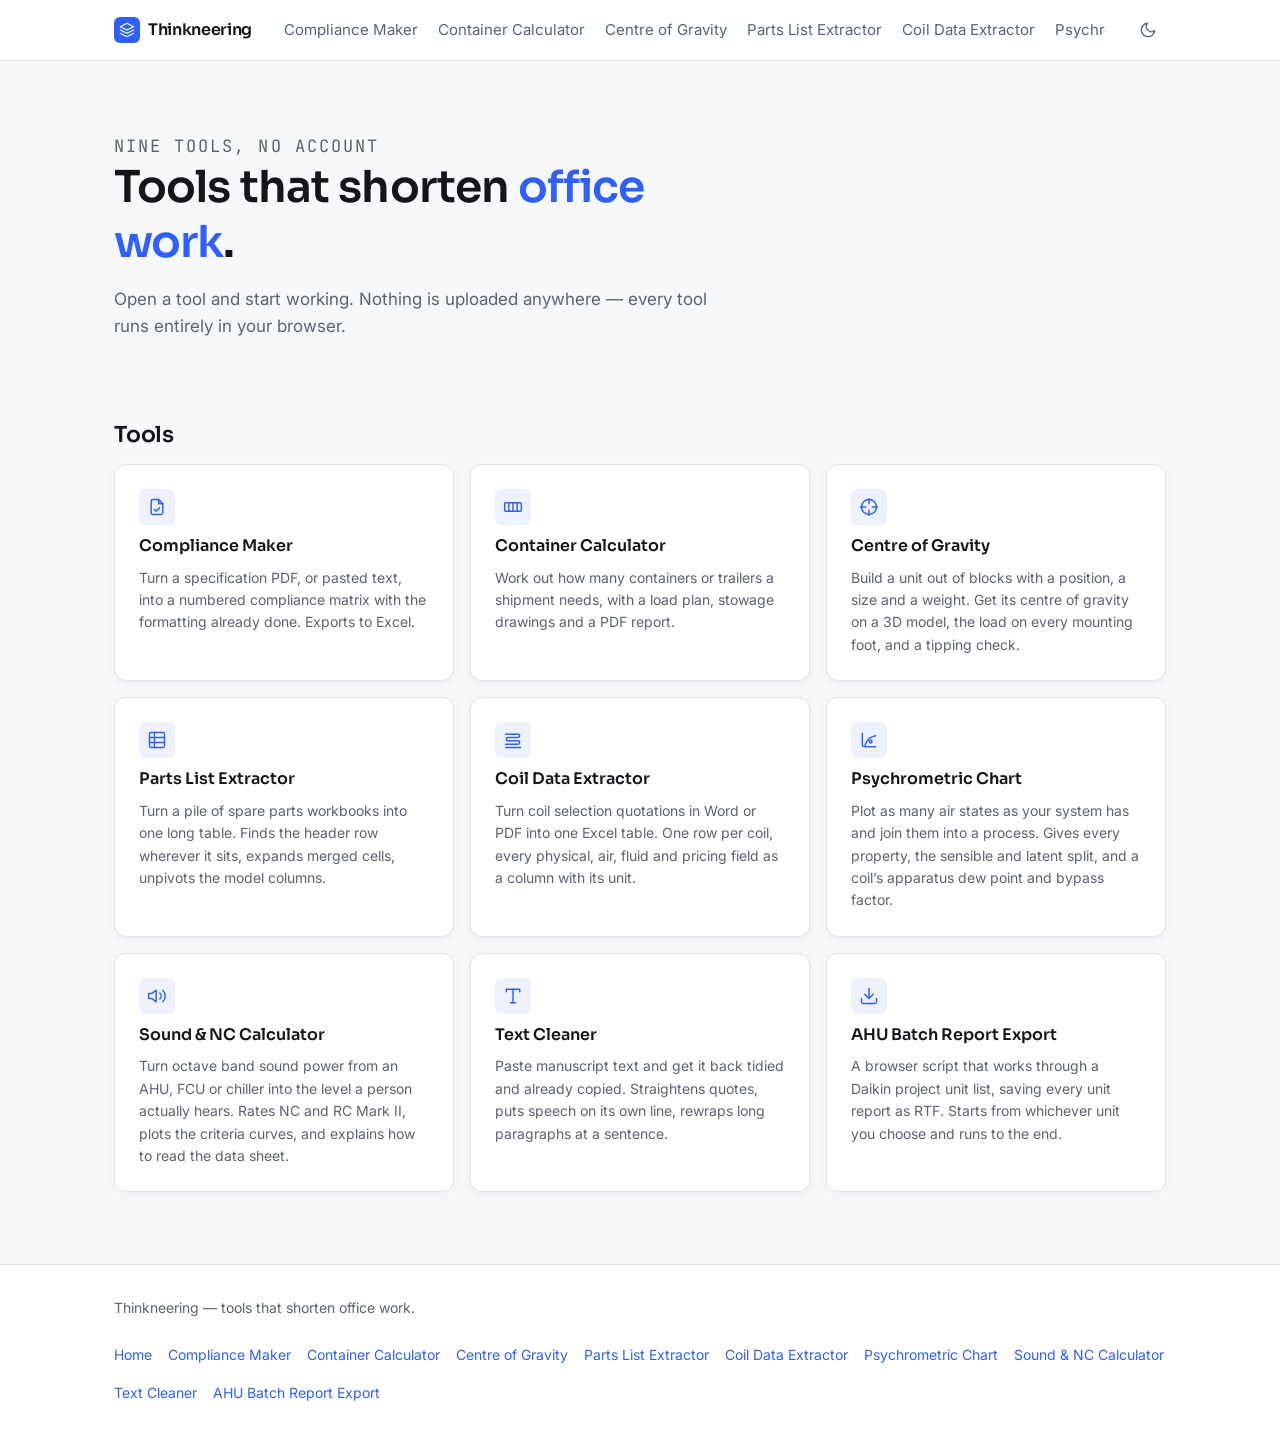
<file: index.html>
<!doctype html>
<html lang="en">
<head>
  <meta charset="utf-8">
  <meta name="viewport" content="width=device-width, initial-scale=1">
  <link rel="preconnect" href="https://fonts.googleapis.com">
  <link rel="preconnect" href="https://fonts.gstatic.com" crossorigin>
  <link href="https://fonts.googleapis.com/css2?family=Sora:wght@400;500;600&family=Inter:wght@400;500;600&family=JetBrains+Mono:wght@400;500&display=swap" rel="stylesheet">
  <link rel="stylesheet" href="assets/css/global.css">
  <title>Thinkneering — tools that shorten office work</title>
  <meta name="description" content="Browser tools for engineering office work: turn a specification PDF into a compliance matrix, size a shipment, find a unit’s centre of gravity, flatten spare parts workbooks, tabulate coil selections, plot air on a psychrometric chart, tidy manuscript text and batch-export AHU unit reports.">
</head>
<body>
  <a class="skip-link" href="#main">Skip to content</a>
  <header data-site-header></header>

  <main id="main" class="wrap">
    <section class="hero">
      <p class="eyebrow">Nine tools, no account</p>
      <h1>Tools that shorten <em>office work</em>.</h1>
      <p class="hero__lede">Open a tool and start working. Nothing is uploaded anywhere —
        every tool runs entirely in your browser.</p>
    </section>

    <section class="section-block" aria-labelledby="tools-title">
      <div class="section-block__head"><h2 id="tools-title">Tools</h2></div>
      <div class="grid" id="tools"></div>
    </section>
  </main>

  <footer data-site-footer></footer>
  <script src="assets/js/global.js"></script>
  <script>
  (function () {
    'use strict';
    var TOOLS = [
      {
        href: 'tools/compliance-maker/',
        icon: 'file-check',
        title: 'Compliance Maker',
        desc: 'Turn a specification PDF, or pasted text, into a numbered compliance matrix with the formatting already done. Exports to Excel.'
      },
      {
        href: 'tools/container-calculator/',
        icon: 'container',
        title: 'Container Calculator',
        desc: 'Work out how many containers or trailers a shipment needs, with a load plan, stowage drawings and a PDF report.'
      },
      {
        href: 'tools/centre-of-gravity/',
        icon: 'crosshair',
        title: 'Centre of Gravity',
        desc: 'Build a unit out of blocks with a position, a size and a weight. Get its centre of gravity on a 3D model, the load on every mounting foot, and a tipping check.'
      },
      {
        href: 'tools/parts-extractor/',
        icon: 'table',
        title: 'Parts List Extractor',
        desc: 'Turn a pile of spare parts workbooks into one long table. Finds the header row wherever it sits, expands merged cells, unpivots the model columns.'
      },
      {
        href: 'tools/coil-data-extractor/',
        icon: 'coil',
        title: 'Coil Data Extractor',
        desc: 'Turn coil selection quotations in Word or PDF into one Excel table. One row per coil, every physical, air, fluid and pricing field as a column with its unit.'
      },
      {
        href: 'tools/psychrometric-chart/',
        icon: 'psychro',
        title: 'Psychrometric Chart',
        desc: 'Plot as many air states as your system has and join them into a process. Gives every property, the sensible and latent split, and a coil\u2019s apparatus dew point and bypass factor.'
      },
      {
        href: 'tools/sound-level-calculator/',
        icon: 'acoustic',
        title: 'Sound & NC Calculator',
        desc: 'Turn octave band sound power from an AHU, FCU or chiller into the level a person actually hears. Rates NC and RC Mark\u00a0II, plots the criteria curves, and explains how to read the data sheet.'
      },
      {
        href: 'tools/text-cleaner/',
        icon: 'type',
        title: 'Text Cleaner',
        desc: 'Paste manuscript text and get it back tidied and already copied. Straightens quotes, puts speech on its own line, rewraps long paragraphs at a sentence.'
      },
      {
        href: 'tools/ahu-report-batch/',
        icon: 'download',
        title: 'AHU Batch Report Export',
        desc: 'A browser script that works through a Daikin project unit list, saving every unit report as RTF. Starts from whichever unit you choose and runs to the end.'
      }
    ];

    document.addEventListener('tn:ready', function () {
      TN.el('#tools').innerHTML = TOOLS.map(function (t) {
        return '<a class="card" href="' + TN.esc(TN.base + t.href) + '">' +
          '<span class="card__icon">' + TN.icon(t.icon, 20) + '</span>' +
          '<span class="card__title">' + TN.esc(t.title) + '</span>' +
          '<span class="card__desc">' + TN.esc(t.desc) + '</span>' +
          '</a>';
      }).join('');
    });
  })();
  </script>
</body>
</html>
</file>
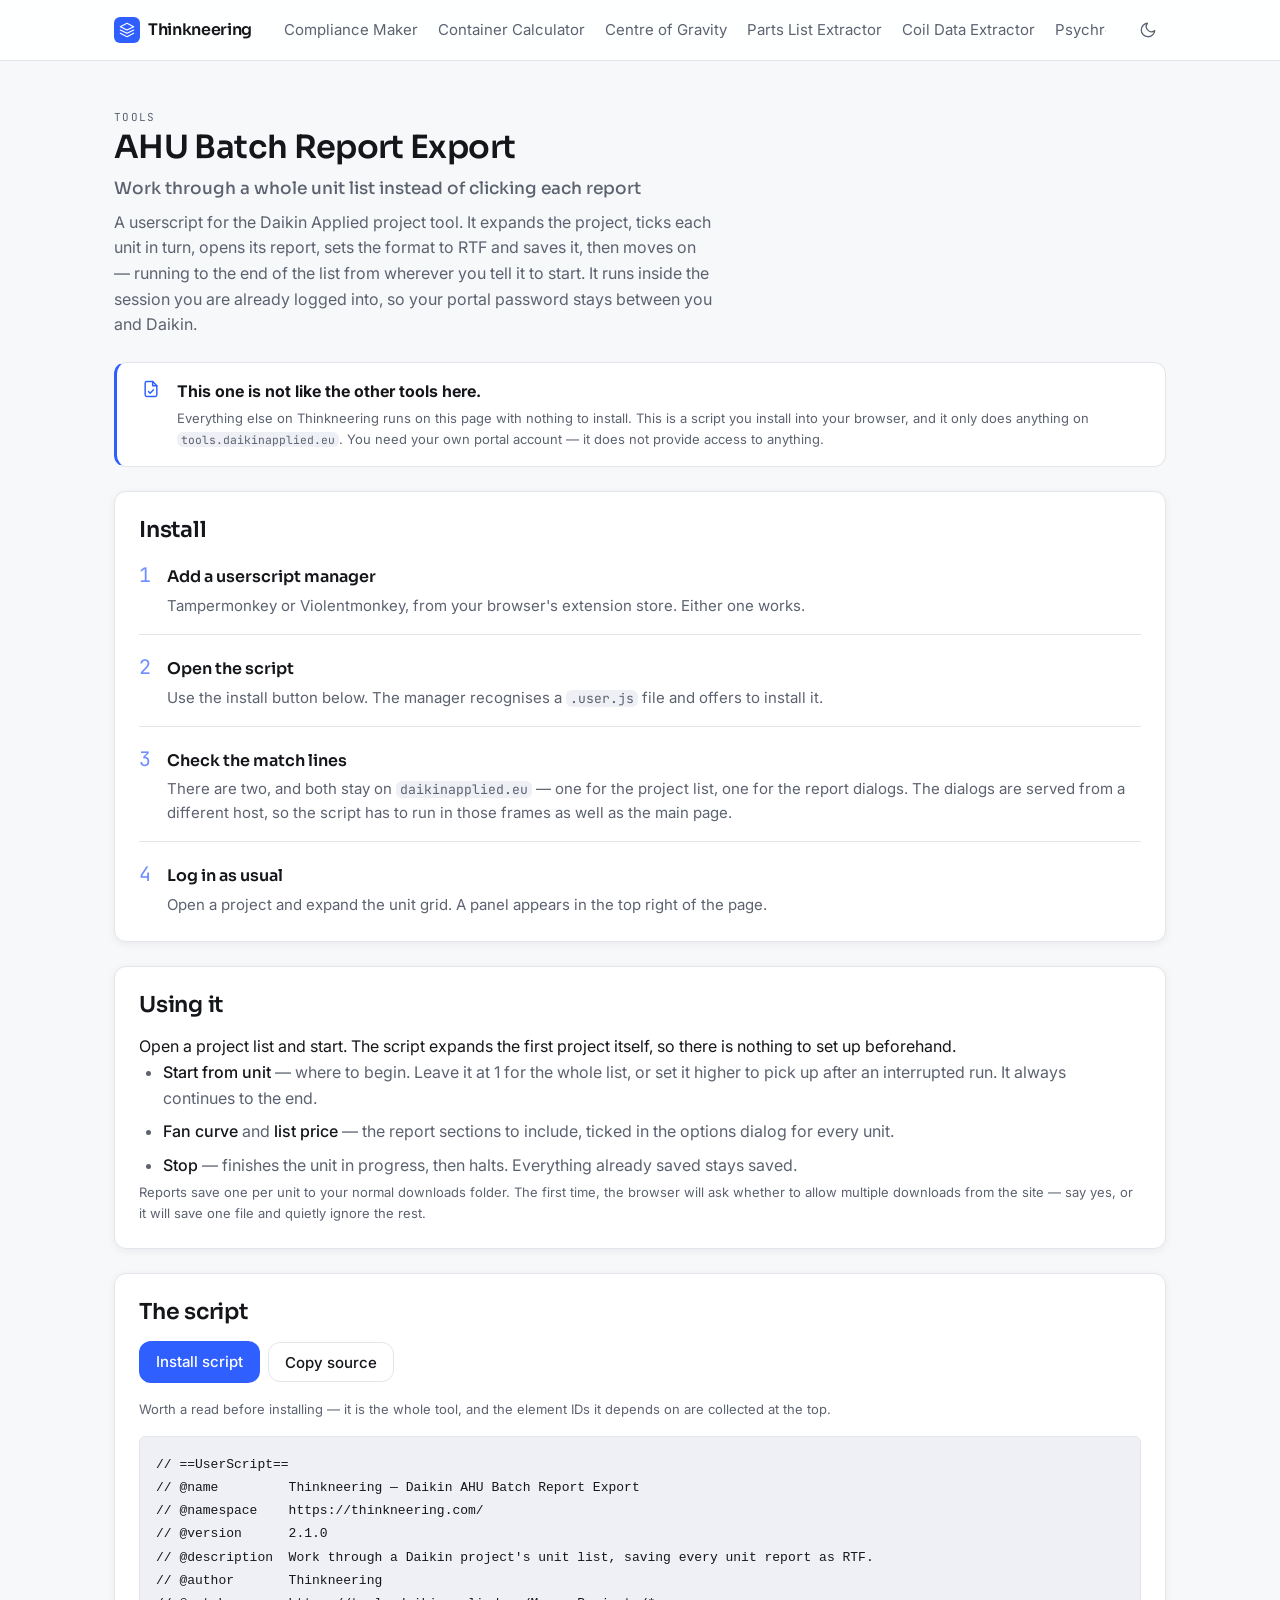
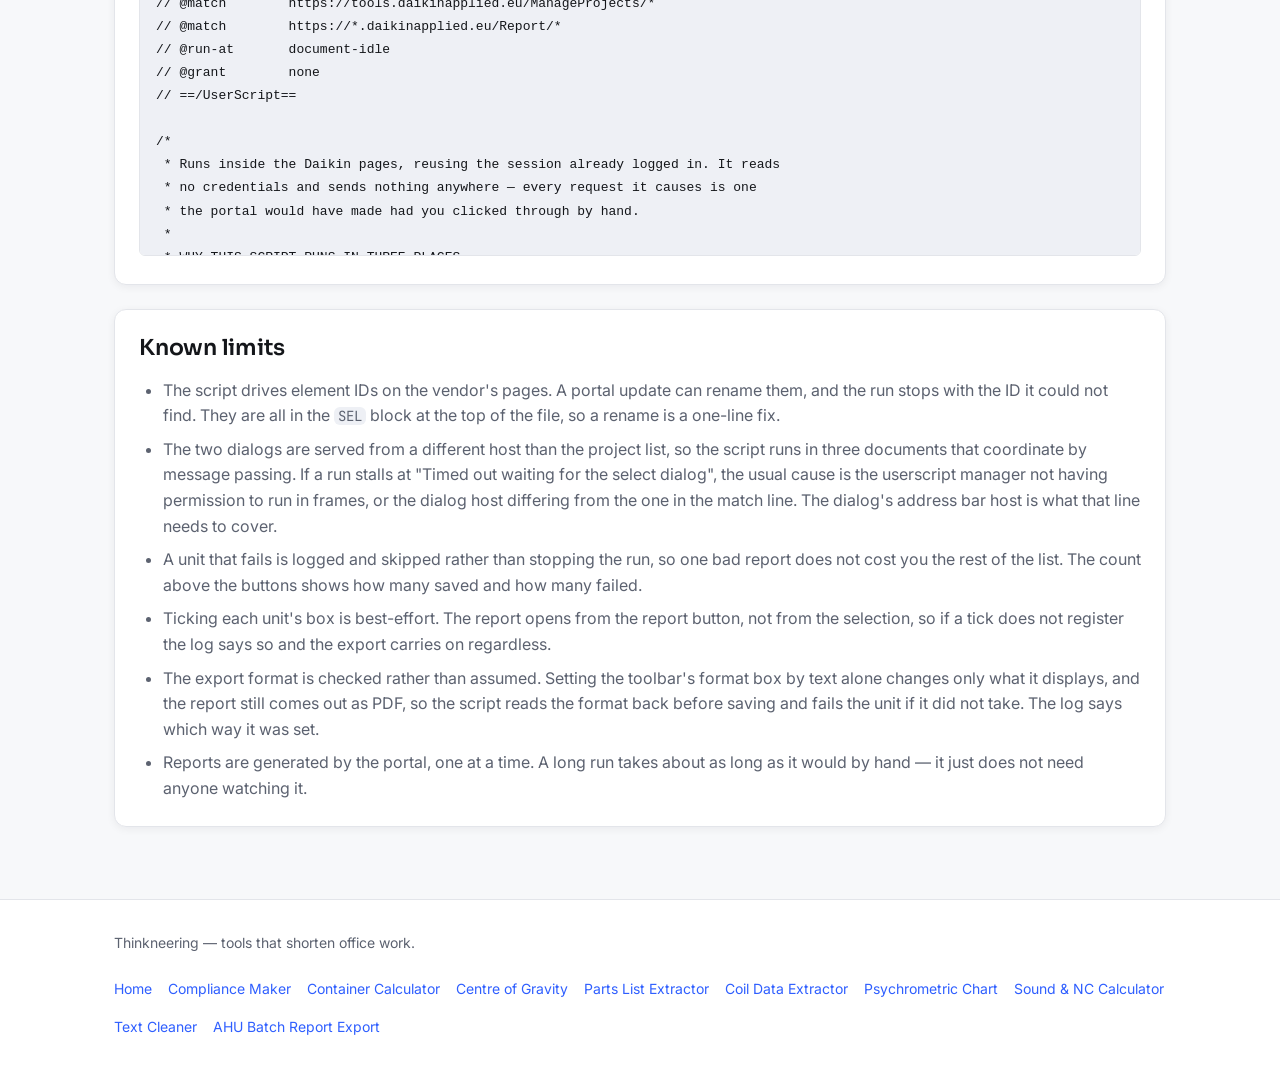
<file: tools/ahu-report-batch/index.html>
<!doctype html>
<html lang="en">
<head>
  <meta charset="utf-8">
  <meta name="viewport" content="width=device-width, initial-scale=1">
  <!-- Tied to a vendor portal login rather than being usable on its own, so it
       stays out of search results even though the file sits in a public repo. -->
  <meta name="robots" content="noindex, nofollow">
  <link rel="preconnect" href="https://fonts.googleapis.com">
  <link rel="preconnect" href="https://fonts.gstatic.com" crossorigin>
  <link href="https://fonts.googleapis.com/css2?family=Sora:wght@400;500;600&family=Inter:wght@400;500;600&family=JetBrains+Mono:wght@400;500&display=swap" rel="stylesheet">
  <link rel="stylesheet" href="../../assets/css/global.css">
  <link rel="stylesheet" href="styles.css">
  <title>AHU Batch Report Export — Thinkneering</title>
  <meta name="description" content="Export AHU unit reports in bulk from the Daikin Applied project tool, as RTF, one file per unit. Runs in your own browser session.">
</head>
<body>
  <a class="skip-link" href="#main">Skip to content</a>
  <header data-site-header></header>

  <main id="main" class="wrap">
    <div class="page-head">
      <p class="eyebrow">Tools</p>
      <h1>AHU Batch Report Export</h1>
      <p class="page-head__lede">Work through a whole unit list instead of clicking each report</p>
      <p>A userscript for the Daikin Applied project tool. It expands the project, ticks each unit
         in turn, opens its report, sets the format to RTF and saves it, then moves on — running to
         the end of the list from wherever you tell it to start. It runs inside the session you are
         already logged into, so your portal password stays between you and Daikin.</p>
    </div>

    <div class="notice arb-notice">
      <span data-icon="file-check" class="arb-notice__icon"></span>
      <div>
        <p><strong>This one is not like the other tools here.</strong></p>
        <p class="hint">Everything else on Thinkneering runs on this page with nothing to install.
           This is a script you install into your browser, and it only does anything on
           <span class="arb-code">tools.daikinapplied.eu</span>. You need your own portal account —
           it does not provide access to anything.</p>
      </div>
    </div>

    <section class="panel arb-panel" aria-labelledby="install-title">
      <div class="panel__head"><h2 id="install-title">Install</h2></div>
      <ol class="steps">
        <li>
          <span class="steps__n">1</span>
          <span class="steps__t">Add a userscript manager</span>
          <span class="steps__d">Tampermonkey or Violentmonkey, from your browser's extension store.
            Either one works.</span>
        </li>
        <li>
          <span class="steps__n">2</span>
          <span class="steps__t">Open the script</span>
          <span class="steps__d">Use the install button below. The manager recognises a
            <span class="arb-code">.user.js</span> file and offers to install it.</span>
        </li>
        <li>
          <span class="steps__n">3</span>
          <span class="steps__t">Check the match lines</span>
          <span class="steps__d">There are two, and both stay on
            <span class="arb-code">daikinapplied.eu</span> — one for the project list, one for the
            report dialogs. The dialogs are served from a different host, so the script has to run
            in those frames as well as the main page.</span>
        </li>
        <li>
          <span class="steps__n">4</span>
          <span class="steps__t">Log in as usual</span>
          <span class="steps__d">Open a project and expand the unit grid. A panel appears in the top
            right of the page.</span>
        </li>
      </ol>
    </section>

    <section class="panel arb-panel" aria-labelledby="use-title">
      <div class="panel__head"><h2 id="use-title">Using it</h2></div>
      <p>Open a project list and start. The script expands the first project itself, so there is
         nothing to set up beforehand.</p>
      <ul class="arb-list">
        <li><strong>Start from unit</strong> — where to begin. Leave it at 1 for the whole list, or
          set it higher to pick up after an interrupted run. It always continues to the end.</li>
        <li><strong>Fan curve</strong> and <strong>list price</strong> — the report sections to
          include, ticked in the options dialog for every unit.</li>
        <li><strong>Stop</strong> — finishes the unit in progress, then halts. Everything already
          saved stays saved.</li>
      </ul>
      <p class="hint">Reports save one per unit to your normal downloads folder. The first time,
         the browser will ask whether to allow multiple downloads from the site — say yes, or it
         will save one file and quietly ignore the rest.</p>
    </section>

    <section class="panel arb-panel" aria-labelledby="source-title">
      <div class="panel__head"><h2 id="source-title">The script</h2></div>
      <div class="toolbar" role="group" aria-label="Script">
        <a class="btn btn--primary" href="daikin-ahu-batch.user.js" id="btn-install">Install script</a>
        <button type="button" class="btn btn--ghost" id="btn-copy">Copy source</button>
      </div>
      <p class="hint">Worth a read before installing — it is the whole tool, and the element IDs it
         depends on are collected at the top.</p>
      <pre class="arb-source" id="source" tabindex="0"><code>Loading source…</code></pre>
      <p class="hint" id="status" role="status" aria-live="polite"></p>
    </section>

    <section class="panel arb-panel" aria-labelledby="limits-title">
      <div class="panel__head"><h2 id="limits-title">Known limits</h2></div>
      <ul class="arb-list">
        <li>The script drives element IDs on the vendor's pages. A portal update can rename them,
          and the run stops with the ID it could not find. They are all in the
          <span class="arb-code">SEL</span> block at the top of the file, so a rename is a one-line
          fix.</li>
        <li>The two dialogs are served from a different host than the project list, so the script
          runs in three documents that coordinate by message passing. If a run stalls at "Timed out
          waiting for the select dialog", the usual cause is the userscript manager not having
          permission to run in frames, or the dialog host differing from the one in the match line.
          The dialog's address bar host is what that line needs to cover.</li>
        <li>A unit that fails is logged and skipped rather than stopping the run, so one bad report
          does not cost you the rest of the list. The count above the buttons shows how many saved
          and how many failed.</li>
        <li>Ticking each unit's box is best-effort. The report opens from the report button, not
          from the selection, so if a tick does not register the log says so and the export carries
          on regardless.</li>
        <li>The export format is checked rather than assumed. Setting the toolbar's format box by
          text alone changes only what it displays, and the report still comes out as PDF, so the
          script reads the format back before saving and fails the unit if it did not take. The log
          says which way it was set.</li>
        <li>Reports are generated by the portal, one at a time. A long run takes about as long as it
          would by hand — it just does not need anyone watching it.</li>
      </ul>
    </section>
  </main>

  <footer data-site-footer></footer>
  <script src="../../assets/js/global.js"></script>
  <script>
  (function () {
    'use strict';

    /* The script is shown inline so it can be read before installing, and copied
       where a userscript manager will not take a direct link. */
    var source = TN.el('#source');
    var status = TN.el('#status');
    var text = '';

    fetch('daikin-ahu-batch.user.js')
      .then(function (res) {
        if (!res.ok) throw new Error('HTTP ' + res.status);
        return res.text();
      })
      .then(function (body) {
        text = body;
        var code = document.createElement('code');
        code.textContent = body;
        source.textContent = '';
        source.appendChild(code);
      })
      .catch(function (err) {
        source.textContent = 'Could not load the source (' + err.message +
          '). Use the install button instead.';
      });

    TN.el('#btn-copy').addEventListener('click', function () {
      if (!text) { status.textContent = 'Source has not loaded yet.'; return; }
      navigator.clipboard.writeText(text).then(
        function () { TN.toast('Source copied', 'success'); },
        function () { status.textContent = 'Copy blocked by the browser — select the text instead.'; }
      );
    });

    /* Icons are registry keys, resolved once the chrome is up. */
    document.addEventListener('tn:ready', function () {
      TN.els('[data-icon]').forEach(function (node) {
        node.innerHTML = TN.icon(node.getAttribute('data-icon'), 20);
      });
    });
  })();
  </script>
</body>
</html>
</file>
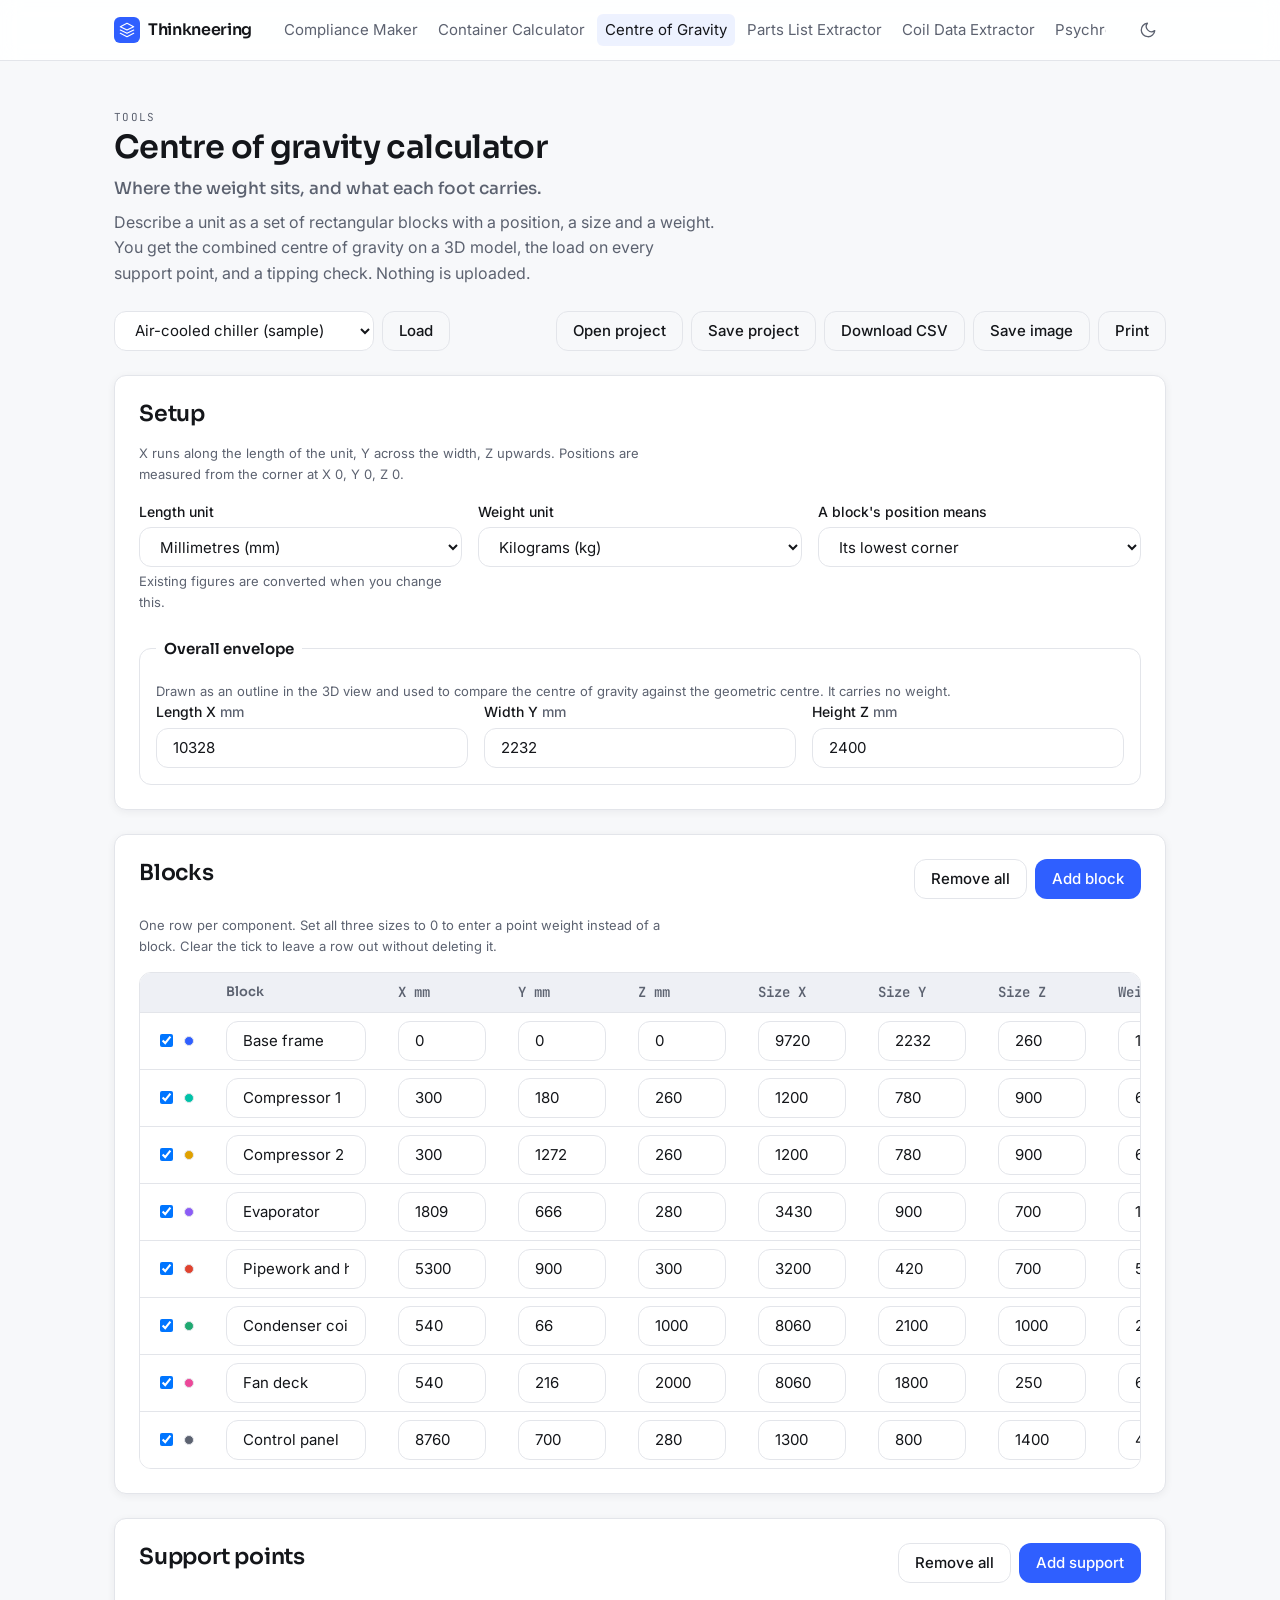
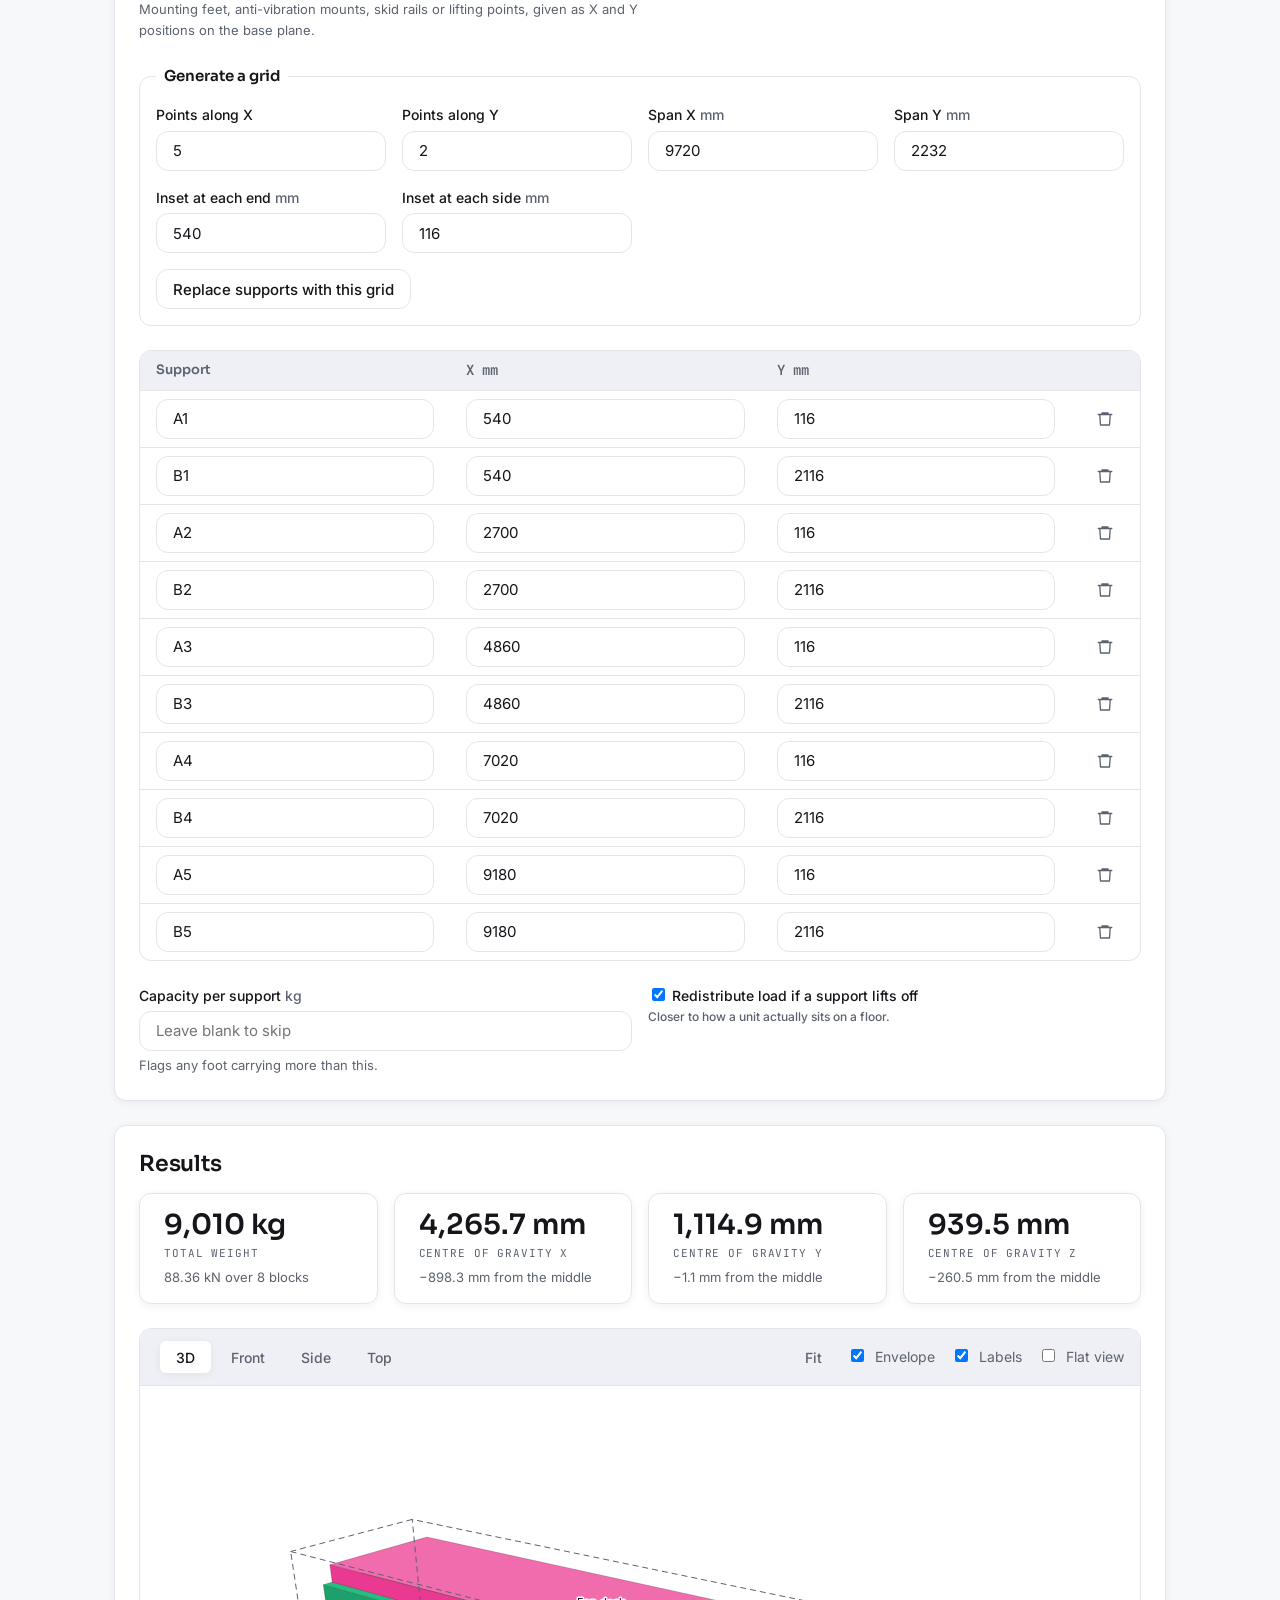
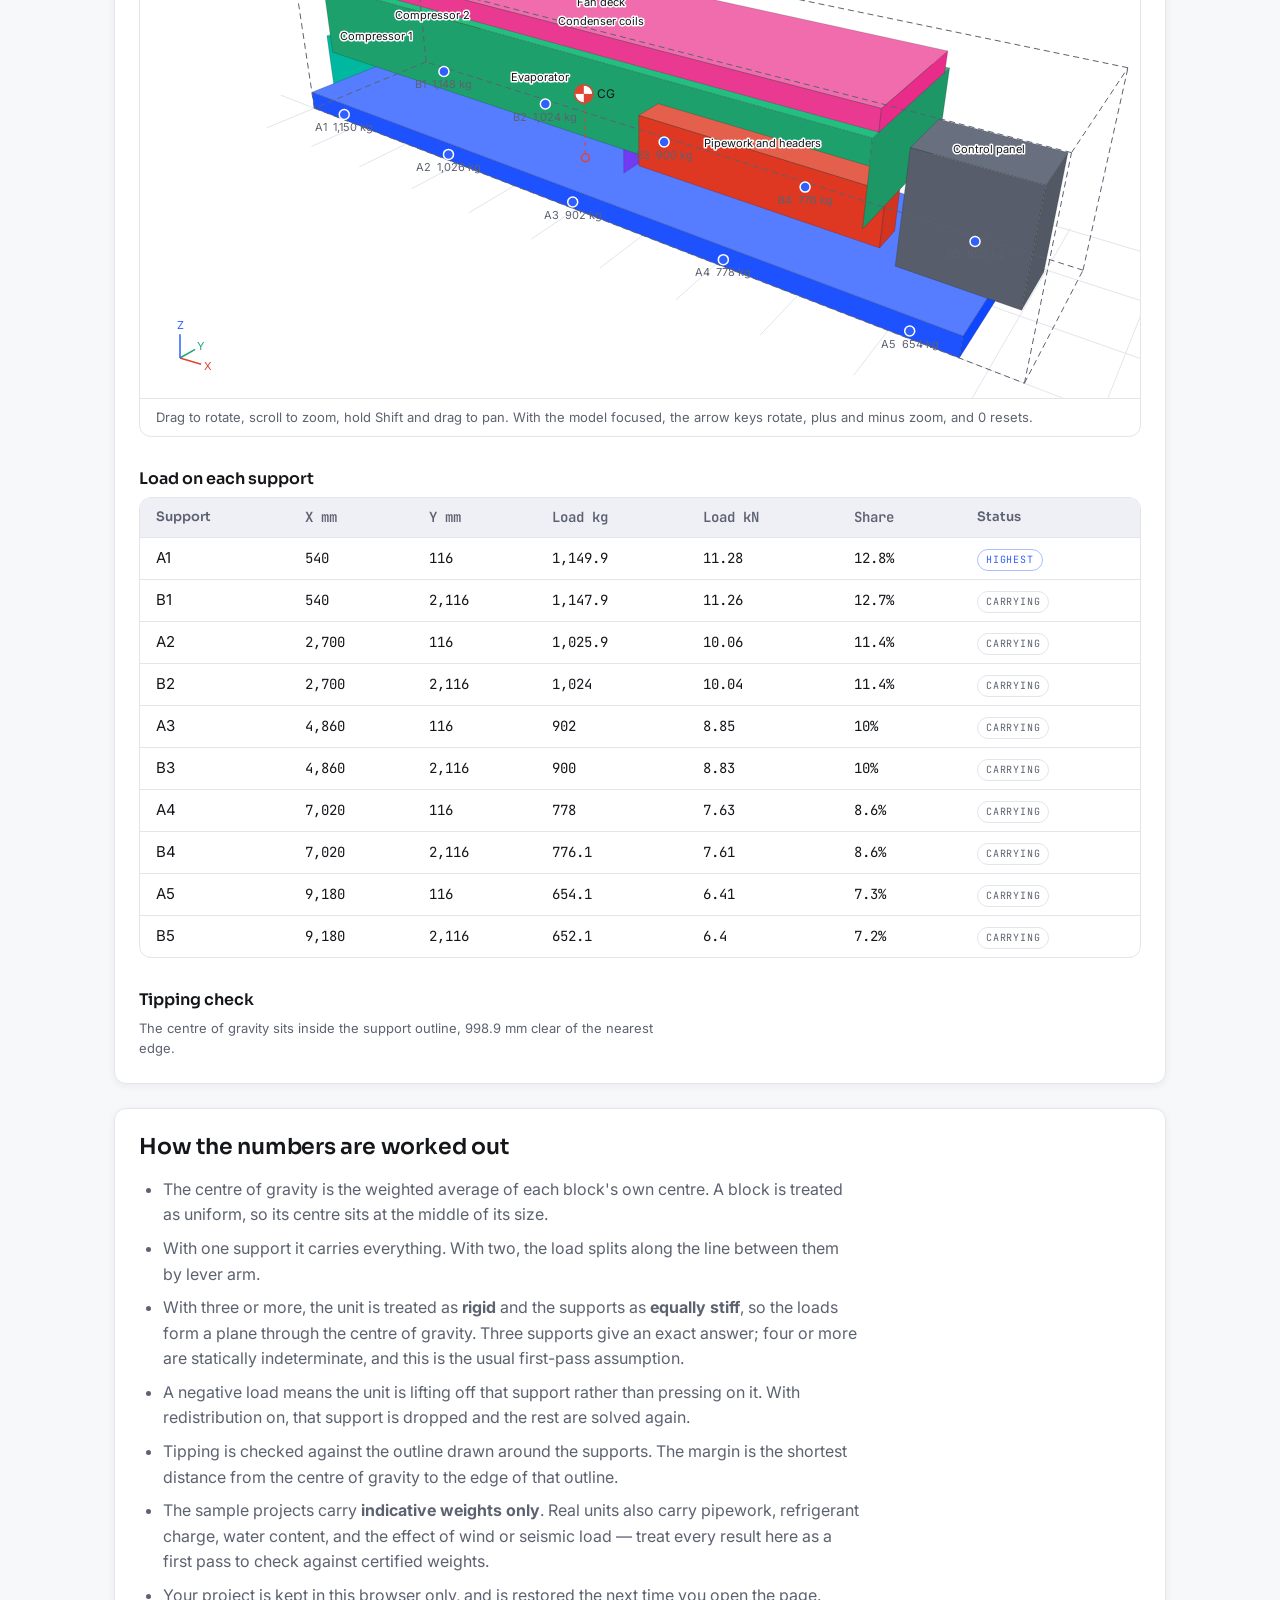
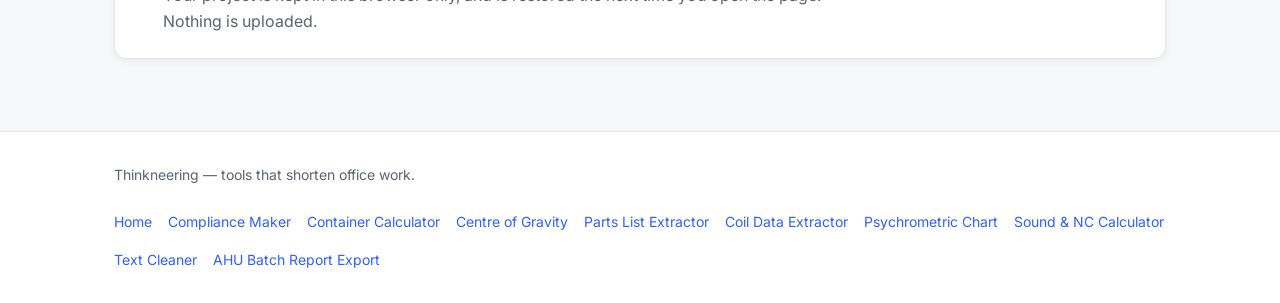
<file: tools/centre-of-gravity/index.html>
<!doctype html>
<html lang="en">
<head>
  <meta charset="utf-8">
  <meta name="viewport" content="width=device-width, initial-scale=1">
  <link rel="preconnect" href="https://fonts.googleapis.com">
  <link rel="preconnect" href="https://fonts.gstatic.com" crossorigin>
  <link href="https://fonts.googleapis.com/css2?family=Sora:wght@400;500;600&family=Inter:wght@400;500;600&family=JetBrains+Mono:wght@400;500&display=swap" rel="stylesheet">
  <link rel="stylesheet" href="../../assets/css/global.css">
  <link rel="stylesheet" href="styles.css">
  <title>Centre of gravity calculator — Thinkneering</title>
  <meta name="description" content="Build a unit from rectangular blocks, find its centre of gravity on a 3D model, and get the load carried by every mounting foot. Runs in your browser.">
</head>
<body>
  <a class="skip-link" href="#main">Skip to content</a>
  <header data-site-header></header>

  <main id="main" class="wrap" data-tool="centre-of-gravity">

    <div class="page-head">
      <p class="eyebrow">Tools</p>
      <h1>Centre of gravity calculator</h1>
      <p class="page-head__lede">Where the weight sits, and what each foot carries.</p>
      <p>Describe a unit as a set of rectangular blocks with a position, a size and a weight.
        You get the combined centre of gravity on a 3D model, the load on every support point,
        and a tipping check. Nothing is uploaded.</p>
    </div>

    <div class="toolbar cog-toolbar">
      <label class="sr-only" for="preset">Starting point</label>
      <select id="preset">
        <option value="chiller">Air-cooled chiller (sample)</option>
        <option value="ahu">AHU section run (sample)</option>
        <option value="blank">Empty project</option>
      </select>
      <button type="button" class="btn btn--ghost" id="btn-load-preset">Load</button>
      <span class="cog-toolbar__gap" aria-hidden="true"></span>
      <button type="button" class="btn btn--ghost" id="btn-open-json">Open project</button>
      <input type="file" id="file-json" accept="application/json,.json" class="sr-only">
      <button type="button" class="btn btn--ghost" id="btn-save-json">Save project</button>
      <button type="button" class="btn btn--ghost" id="btn-csv">Download CSV</button>
      <button type="button" class="btn btn--ghost" id="btn-png">Save image</button>
      <button type="button" class="btn btn--ghost" id="btn-print">Print</button>
    </div>

    <!-- 1 · Setup -->
    <section class="panel cog-panel" aria-labelledby="setup-title">
      <div class="panel__head"><h2 id="setup-title">Setup</h2></div>

      <p class="hint cog-hint">X runs along the length of the unit, Y across the width, Z upwards.
        Positions are measured from the corner at X&nbsp;0, Y&nbsp;0, Z&nbsp;0.</p>

      <div class="cog-fields">
        <div class="field">
          <label for="unit-length">Length unit</label>
          <select id="unit-length">
            <option value="mm">Millimetres (mm)</option>
            <option value="cm">Centimetres (cm)</option>
            <option value="m">Metres (m)</option>
            <option value="in">Inches (in)</option>
          </select>
          <p class="hint">Existing figures are converted when you change this.</p>
        </div>
        <div class="field">
          <label for="unit-mass">Weight unit</label>
          <select id="unit-mass">
            <option value="kg">Kilograms (kg)</option>
            <option value="lb">Pounds (lb)</option>
          </select>
        </div>
        <div class="field">
          <label for="pos-mode">A block's position means</label>
          <select id="pos-mode">
            <option value="corner">Its lowest corner</option>
            <option value="centre">Its centre</option>
          </select>
        </div>
      </div>

      <fieldset class="cog-envelope">
        <legend>Overall envelope</legend>
        <p class="hint">Drawn as an outline in the 3D view and used to compare the centre of
          gravity against the geometric centre. It carries no weight.</p>
        <div class="cog-fields">
          <div class="field">
            <label for="env-dx">Length X <span class="muted" data-unit="length">mm</span></label>
            <input id="env-dx" type="number" min="0" step="any" inputmode="decimal" value="10328">
          </div>
          <div class="field">
            <label for="env-dy">Width Y <span class="muted" data-unit="length">mm</span></label>
            <input id="env-dy" type="number" min="0" step="any" inputmode="decimal" value="2232">
          </div>
          <div class="field">
            <label for="env-dz">Height Z <span class="muted" data-unit="length">mm</span></label>
            <input id="env-dz" type="number" min="0" step="any" inputmode="decimal" value="2400">
          </div>
        </div>
      </fieldset>
    </section>

    <!-- 2 · Blocks -->
    <section class="panel cog-panel" aria-labelledby="blocks-title">
      <div class="panel__head">
        <h2 id="blocks-title">Blocks</h2>
        <div class="cog-actions">
          <button type="button" class="btn btn--ghost" id="btn-clear-parts">Remove all</button>
          <button type="button" class="btn btn--primary" id="btn-add-part">Add block</button>
        </div>
      </div>

      <p class="hint cog-hint">One row per component. Set all three sizes to 0 to enter a point
        weight instead of a block. Clear the tick to leave a row out without deleting it.</p>

      <div class="table-wrap">
        <table class="data cog-parts">
          <caption class="sr-only">Blocks — position, size and weight</caption>
          <thead>
            <tr>
              <th scope="col"><span class="sr-only">Include</span></th>
              <th scope="col">Block</th>
              <th scope="col" class="num">X <span data-unit="length">mm</span></th>
              <th scope="col" class="num">Y <span data-unit="length">mm</span></th>
              <th scope="col" class="num">Z <span data-unit="length">mm</span></th>
              <th scope="col" class="num">Size X</th>
              <th scope="col" class="num">Size Y</th>
              <th scope="col" class="num">Size Z</th>
              <th scope="col" class="num">Weight <span data-unit="mass">kg</span></th>
              <th scope="col"><span class="sr-only">Remove</span></th>
            </tr>
          </thead>
          <tbody id="parts-body"></tbody>
        </table>
      </div>

      <p class="empty" id="parts-empty" hidden>No blocks yet. Add one, or load a sample above.</p>
    </section>

    <!-- 3 · Supports -->
    <section class="panel cog-panel" aria-labelledby="supports-title">
      <div class="panel__head">
        <h2 id="supports-title">Support points</h2>
        <div class="cog-actions">
          <button type="button" class="btn btn--ghost" id="btn-clear-supports">Remove all</button>
          <button type="button" class="btn btn--primary" id="btn-add-support">Add support</button>
        </div>
      </div>

      <p class="hint cog-hint">Mounting feet, anti-vibration mounts, skid rails or lifting points,
        given as X and Y positions on the base plane.</p>

      <fieldset class="cog-generator">
        <legend>Generate a grid</legend>
        <div class="cog-fields">
          <div class="field">
            <label for="gen-nx">Points along X</label>
            <input id="gen-nx" type="number" min="1" max="40" step="1" inputmode="numeric" value="5">
          </div>
          <div class="field">
            <label for="gen-ny">Points along Y</label>
            <input id="gen-ny" type="number" min="1" max="40" step="1" inputmode="numeric" value="2">
          </div>
          <div class="field">
            <label for="gen-sx">Span X <span class="muted" data-unit="length">mm</span></label>
            <input id="gen-sx" type="number" min="0" step="any" inputmode="decimal" value="9720">
          </div>
          <div class="field">
            <label for="gen-sy">Span Y <span class="muted" data-unit="length">mm</span></label>
            <input id="gen-sy" type="number" min="0" step="any" inputmode="decimal" value="2232">
          </div>
          <div class="field">
            <label for="gen-ix">Inset at each end <span class="muted" data-unit="length">mm</span></label>
            <input id="gen-ix" type="number" min="0" step="any" inputmode="decimal" value="540">
          </div>
          <div class="field">
            <label for="gen-iy">Inset at each side <span class="muted" data-unit="length">mm</span></label>
            <input id="gen-iy" type="number" min="0" step="any" inputmode="decimal" value="116">
          </div>
        </div>
        <button type="button" class="btn btn--ghost cog-generate" id="btn-generate">Replace supports with this grid</button>
      </fieldset>

      <div class="table-wrap">
        <table class="data cog-supports">
          <caption class="sr-only">Support points — position on the base plane</caption>
          <thead>
            <tr>
              <th scope="col">Support</th>
              <th scope="col" class="num">X <span data-unit="length">mm</span></th>
              <th scope="col" class="num">Y <span data-unit="length">mm</span></th>
              <th scope="col"><span class="sr-only">Remove</span></th>
            </tr>
          </thead>
          <tbody id="supports-body"></tbody>
        </table>
      </div>

      <p class="empty" id="supports-empty" hidden>No supports yet. Add one or generate a grid.</p>

      <div class="cog-fields cog-fields--options">
        <div class="field">
          <label for="cap-per-support">Capacity per support <span class="muted" data-unit="mass">kg</span></label>
          <input id="cap-per-support" type="number" min="0" step="any" inputmode="decimal" placeholder="Leave blank to skip">
          <p class="hint">Flags any foot carrying more than this.</p>
        </div>
        <div class="field">
          <label class="check" for="opt-uplift">
            <input type="checkbox" id="opt-uplift" checked>
            <span>Redistribute load if a support lifts off
              <em>Closer to how a unit actually sits on a floor.</em></span>
          </label>
        </div>
      </div>
    </section>

    <!-- 4 · Results -->
    <section class="panel cog-panel" aria-labelledby="results-title">
      <div class="panel__head"><h2 id="results-title">Results</h2></div>

      <div class="stat-grid" aria-live="polite">
        <div class="stat">
          <div class="stat__value" id="s-weight">—</div>
          <div class="stat__label">Total weight</div>
          <p class="hint" id="s-weight-sub">&nbsp;</p>
        </div>
        <div class="stat">
          <div class="stat__value" id="s-cgx">—</div>
          <div class="stat__label">Centre of gravity X</div>
          <p class="hint" id="s-cgx-sub">&nbsp;</p>
        </div>
        <div class="stat">
          <div class="stat__value" id="s-cgy">—</div>
          <div class="stat__label">Centre of gravity Y</div>
          <p class="hint" id="s-cgy-sub">&nbsp;</p>
        </div>
        <div class="stat">
          <div class="stat__value" id="s-cgz">—</div>
          <div class="stat__label">Centre of gravity Z</div>
          <p class="hint" id="s-cgz-sub">&nbsp;</p>
        </div>
      </div>

      <div class="cog-viewer">
        <div class="cog-viewer__bar">
          <div class="segmented" role="group" aria-label="Camera view">
            <button type="button" data-view="iso" aria-pressed="true">3D</button>
            <button type="button" data-view="front" aria-pressed="false">Front</button>
            <button type="button" data-view="side" aria-pressed="false">Side</button>
            <button type="button" data-view="top" aria-pressed="false">Top</button>
          </div>
          <div class="cog-viewer__toggles">
            <button type="button" class="btn btn--quiet btn--sm" id="btn-fit">Fit</button>
            <label class="check"><input type="checkbox" id="opt-envelope" checked><span>Envelope</span></label>
            <label class="check"><input type="checkbox" id="opt-labels" checked><span>Labels</span></label>
            <label class="check"><input type="checkbox" id="opt-ortho"><span>Flat view</span></label>
          </div>
        </div>
        <div class="cog-canvas">
          <canvas id="scene" tabindex="0" role="img"
                  aria-label="3D model of the blocks with the centre of gravity marked. The same figures appear in the tables below."></canvas>
        </div>
        <p class="hint cog-viewer__help">Drag to rotate, scroll to zoom, hold Shift and drag to pan.
          With the model focused, the arrow keys rotate, plus and minus zoom, and 0 resets.</p>
      </div>

      <div class="notice notice--warning cog-notices" id="notices" hidden role="status"></div>

      <h3 class="cog-subhead">Load on each support</h3>

      <div class="table-wrap">
        <table class="data cog-loads">
          <caption class="sr-only">Load carried by each support point</caption>
          <thead>
            <tr>
              <th scope="col">Support</th>
              <th scope="col" class="num">X <span data-unit="length">mm</span></th>
              <th scope="col" class="num">Y <span data-unit="length">mm</span></th>
              <th scope="col" class="num">Load <span data-unit="mass">kg</span></th>
              <th scope="col" class="num">Load kN</th>
              <th scope="col" class="num">Share</th>
              <th scope="col">Status</th>
            </tr>
          </thead>
          <tbody id="loads-body"></tbody>
        </table>
      </div>

      <p class="empty" id="loads-empty">Add support points to see the load on each one.</p>

      <h3 class="cog-subhead">Tipping check</h3>
      <p class="hint cog-stability" id="stability">Add blocks and at least three supports to check tipping.</p>
    </section>

    <!-- 5 · Notes -->
    <section class="panel cog-panel" aria-labelledby="notes-title">
      <div class="panel__head"><h2 id="notes-title">How the numbers are worked out</h2></div>
      <ul class="cog-notes">
        <li>The centre of gravity is the weighted average of each block's own centre. A block is treated as uniform, so its centre sits at the middle of its size.</li>
        <li>With one support it carries everything. With two, the load splits along the line between them by lever arm.</li>
        <li>With three or more, the unit is treated as <strong>rigid</strong> and the supports as <strong>equally stiff</strong>, so the loads form a plane through the centre of gravity. Three supports give an exact answer; four or more are statically indeterminate, and this is the usual first-pass assumption.</li>
        <li>A negative load means the unit is lifting off that support rather than pressing on it. With redistribution on, that support is dropped and the rest are solved again.</li>
        <li>Tipping is checked against the outline drawn around the supports. The margin is the shortest distance from the centre of gravity to the edge of that outline.</li>
        <li>The sample projects carry <strong>indicative weights only</strong>. Real units also carry pipework, refrigerant charge, water content, and the effect of wind or seismic load — treat every result here as a first pass to check against certified weights.</li>
        <li>Your project is kept in this browser only, and is restored the next time you open the page. Nothing is uploaded.</li>
      </ul>
    </section>

  </main>

  <footer data-site-footer></footer>
  <script src="../../assets/js/global.js"></script>
  <script src="cog.js"></script>
</body>
</html>
</file>
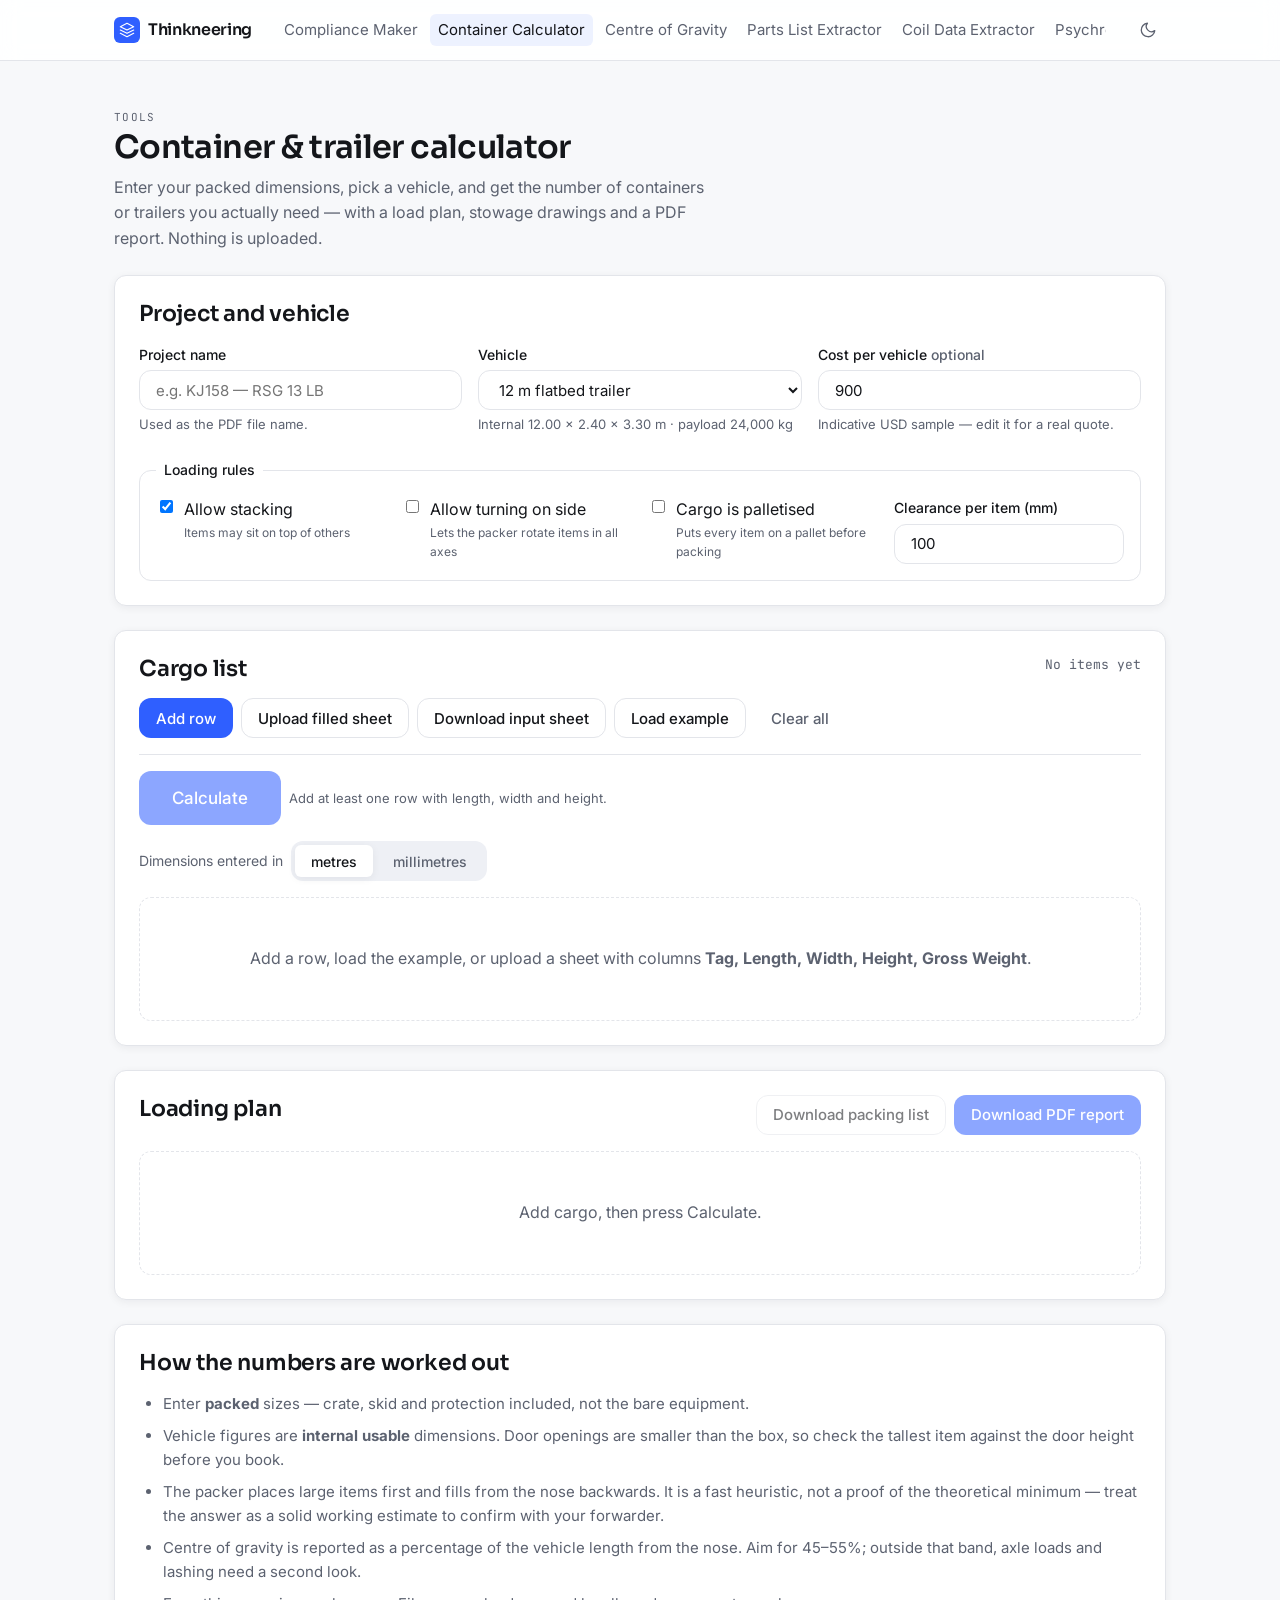
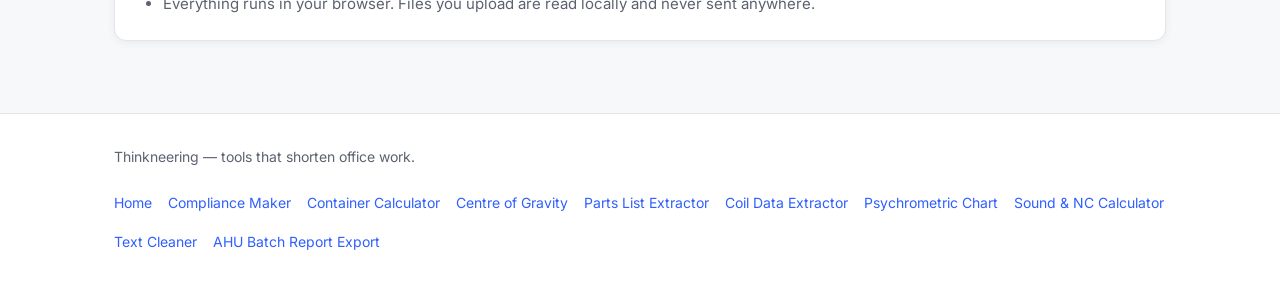
<file: tools/container-calculator/index.html>
<!doctype html>
<html lang="en">
<head>
  <meta charset="utf-8">
  <meta name="viewport" content="width=device-width, initial-scale=1">
  <link rel="preconnect" href="https://fonts.googleapis.com">
  <link rel="preconnect" href="https://fonts.gstatic.com" crossorigin>
  <link href="https://fonts.googleapis.com/css2?family=Sora:wght@400;500;600&family=Inter:wght@400;500;600&family=JetBrains+Mono:wght@400;500&display=swap" rel="stylesheet">
  <link rel="stylesheet" href="../../assets/css/global.css">
  <link rel="stylesheet" href="styles.css">
  <title>Container &amp; trailer calculator — Thinkneering</title>
  <meta name="description" content="Work out how many containers or trailers a shipment needs. Upload a packing list or type it in, get a load plan, stowage drawings and a PDF report.">
</head>
<body>
  <a class="skip-link" href="#main">Skip to content</a>
  <header data-site-header></header>

  <main id="main" class="wrap">

    <div class="page-head">
      <p class="eyebrow">Tools</p>
      <h1>Container &amp; trailer calculator</h1>
      <p>Enter your packed dimensions, pick a vehicle, and get the number of containers or trailers you actually need — with a load plan, stowage drawings and a PDF report. Nothing is uploaded.</p>
    </div>

    <!-- 1 · Project and vehicle -->
    <section class="panel" aria-labelledby="setup-title">
      <div class="panel__head"><h2 id="setup-title">Project and vehicle</h2></div>

      <div class="cc-fields">
        <div class="field">
          <label for="project">Project name</label>
          <input id="project" type="text" placeholder="e.g. KJ158 — RSG 13 LB" autocomplete="off">
          <p class="hint">Used as the PDF file name.</p>
        </div>
        <div class="field">
          <label for="vehicle">Vehicle</label>
          <select id="vehicle"></select>
          <p class="hint" id="vehicle-hint"></p>
        </div>
        <div class="field">
          <label for="cost">Cost per vehicle <span class="muted">optional</span></label>
          <input id="cost" type="number" min="0" step="1" inputmode="decimal" placeholder="0">
          <p class="hint" id="cost-hint">Any currency. Drives the freight estimate.</p>
        </div>
      </div>

      <div class="cc-fields" id="custom-dims" hidden>
        <div class="field">
          <label for="c-length">Internal length (m)</label>
          <input id="c-length" type="number" min="0.1" step="0.001" inputmode="decimal" value="12">
        </div>
        <div class="field">
          <label for="c-width">Internal width (m)</label>
          <input id="c-width" type="number" min="0.1" step="0.001" inputmode="decimal" value="2.4">
        </div>
        <div class="field">
          <label for="c-height">Internal height (m)</label>
          <input id="c-height" type="number" min="0.1" step="0.001" inputmode="decimal" value="3.3">
        </div>
        <div class="field">
          <label for="c-payload">Max payload (kg)</label>
          <input id="c-payload" type="number" min="1" step="1" inputmode="numeric" value="24000">
        </div>
      </div>

      <fieldset class="cc-rules">
        <legend>Loading rules</legend>
        <label class="check">
          <input type="checkbox" id="opt-stack" checked>
          <span>Allow stacking<em>Items may sit on top of others</em></span>
        </label>
        <label class="check">
          <input type="checkbox" id="opt-tilt">
          <span>Allow turning on side<em>Lets the packer rotate items in all axes</em></span>
        </label>
        <label class="check">
          <input type="checkbox" id="opt-pallet">
          <span>Cargo is palletised<em>Puts every item on a pallet before packing</em></span>
        </label>
        <div class="field">
          <label for="opt-gap">Clearance per item (mm)</label>
          <input id="opt-gap" type="number" min="0" max="500" step="5" inputmode="numeric" value="100">
        </div>
      </fieldset>

      <!-- Shown only when "Cargo is palletised" is ticked. -->
      <fieldset class="cc-rules" id="pallet-fields" hidden>
        <legend>Pallet</legend>
        <div class="field cc-pallet-pick">
          <span class="cc-pallet-pick__label" id="pallet-pick-label">Pallet types available</span>
          <div class="cc-pallet-list" id="pallet-list" role="group" aria-labelledby="pallet-pick-label"></div>
          <p class="hint">Tick every pallet you can actually source. Each item goes on the
            <strong>smallest</strong> ticked pallet it fits on; bigger ones are used only for
            items that will not fit a smaller deck.</p>
          <p class="hint" id="pallet-hint"></p>
        </div>
        <div class="field">
          <label for="pallet-clearance">Handling clearance (mm)</label>
          <input id="pallet-clearance" type="number" min="0" max="300" step="5" inputmode="numeric" value="100">
          <p class="hint">Space a forklift needs around each pallet. SEMA guidance is 75–100 mm.</p>
        </div>
        <div class="field">
          <label for="pallet-load-h">Max load height (mm)</label>
          <input id="pallet-load-h" type="number" min="50" step="10" inputmode="numeric" value="1800">
          <p class="hint">Goods height above the deck. Caps how many layers are stacked.</p>
        </div>
        <div class="field">
          <label for="pallet-load-kg">Load limit override (kg)</label>
          <input id="pallet-load-kg" type="number" min="0" step="10" inputmode="numeric" value="0">
          <p class="hint">Leave at 0 to use each pallet's own safe working load.</p>
        </div>
        <div class="field cc-pallet-custom" id="pallet-custom" hidden>
          <label for="pallet-l">Deck length (mm)</label>
          <input id="pallet-l" type="number" min="100" step="1" inputmode="numeric" value="1200">
          <label for="pallet-w">Deck width (mm)</label>
          <input id="pallet-w" type="number" min="100" step="1" inputmode="numeric" value="800">
          <label for="pallet-h">Deck height (mm)</label>
          <input id="pallet-h" type="number" min="10" step="1" inputmode="numeric" value="144">
          <label for="pallet-kg">Pallet weight (kg)</label>
          <input id="pallet-kg" type="number" min="0" step="0.5" inputmode="decimal" value="25">
          <label for="pallet-swl">Safe working load (kg)</label>
          <input id="pallet-swl" type="number" min="1" step="50" inputmode="numeric" value="1500">
        </div>
        <p class="hint cc-pallet-note" id="pallet-note"></p>
      </fieldset>
    </section>

    <!-- 2 · Cargo -->
    <section class="panel cc-panel" aria-labelledby="cargo-title">
      <div class="panel__head">
        <h2 id="cargo-title">Cargo list</h2>
        <p class="cc-count" id="cargo-count" aria-live="polite">No items yet</p>
      </div>

      <div class="toolbar" role="group" aria-label="Cargo list actions">
        <button type="button" class="btn btn--primary" id="add-row">Add row</button>
        <button type="button" class="btn btn--ghost" id="upload-btn">Upload filled sheet</button>
        <button type="button" class="btn btn--ghost" id="template-btn">Download input sheet</button>
        <button type="button" class="btn btn--ghost" id="sample-btn">Load example</button>
        <button type="button" class="btn btn--quiet" id="clear-btn">Clear all</button>
        <input type="file" id="file-input" accept=".xlsx,.csv,.tsv,.txt" hidden>
      </div>

      <!-- Nothing is packed until this is pressed. The packing search is
           synchronous and grows with the piece count, so a large list must
           never start on its own — not on a keystroke, and not on page load.
           The button carries the piece count so the cost is visible before
           it is paid. -->
      <div class="toolbar cc-run" role="group" aria-label="Calculation">
        <button type="button" class="btn btn--primary" id="run-btn" disabled>Calculate</button>
        <span class="cc-run__note" id="run-note" role="status" aria-live="polite"></span>
      </div>

      <!-- Shown only while a pack is running. The packing itself happens in a
           worker, so this bar keeps painting and Cancel stays clickable. -->
      <div class="cc-progress" id="progress" hidden>
        <div class="cc-progress__row">
          <div class="meter" role="progressbar" id="progress-bar"
               aria-valuemin="0" aria-valuemax="100" aria-valuenow="0"
               aria-labelledby="progress-text"><span id="progress-fill"></span></div>
          <span class="cc-progress__pct" id="progress-pct">0%</span>
          <button type="button" class="btn btn--ghost btn--sm" id="cancel-btn">Cancel</button>
        </div>
        <p class="cc-progress__text" id="progress-text" role="status" aria-live="polite">Starting…</p>
      </div>

      <div class="cc-units">
        <span id="unit-label" class="muted">Dimensions entered in</span>
        <div class="segmented" role="group" aria-labelledby="unit-label">
          <button type="button" data-unit="m" aria-pressed="true">metres</button>
          <button type="button" data-unit="mm" aria-pressed="false">millimetres</button>
        </div>
      </div>

      <div class="table-wrap" id="cargo-table-wrap">
        <table class="data cc-cargo">
          <caption class="sr-only">Cargo items — packed dimensions and gross weight</caption>
          <thead>
            <tr>
              <th scope="col">Tag</th>
              <th scope="col" class="num" id="th-l">Length</th>
              <th scope="col" class="num" id="th-w">Width</th>
              <th scope="col" class="num" id="th-h">Height</th>
              <th scope="col" class="num">Gross wt (kg)</th>
              <th scope="col" class="num">Qty</th>
              <th scope="col">Stackable</th>
              <th scope="col"><span class="sr-only">Remove</span></th>
            </tr>
          </thead>
          <tbody id="cargo-body"></tbody>
        </table>
      </div>

      <p class="empty" id="empty-state">
        Add a row, load the example, or upload a sheet with columns
        <strong>Tag, Length, Width, Height, Gross Weight</strong>.
      </p>

      <div class="notice cc-notice" id="import-notice" hidden role="status"></div>
    </section>

    <!-- 3 · Results -->
    <section class="panel cc-panel" aria-labelledby="results-title">
      <div class="panel__head">
        <h2 id="results-title">Loading plan</h2>
        <div class="cc-actions">
          <button type="button" class="btn btn--ghost" id="xlsx-btn" disabled>Download packing list</button>
          <button type="button" class="btn btn--primary" id="pdf-btn" disabled>Download PDF report</button>
        </div>
      </div>
      <div id="results" aria-live="polite">
        <p class="empty">Add cargo, then press Calculate.</p>
      </div>
    </section>

    <!-- 4 · Notes -->
    <section class="panel cc-panel" aria-labelledby="notes-title">
      <div class="panel__head"><h2 id="notes-title">How the numbers are worked out</h2></div>
      <ul class="cc-notes">
        <li>Enter <strong>packed</strong> sizes — crate, skid and protection included, not the bare equipment.</li>
        <li>Vehicle figures are <strong>internal usable</strong> dimensions. Door openings are smaller than the box, so check the tallest item against the door height before you book.</li>
        <li>The packer places large items first and fills from the nose backwards. It is a fast heuristic, not a proof of the theoretical minimum — treat the answer as a solid working estimate to confirm with your forwarder.</li>
        <li>Centre of gravity is reported as a percentage of the vehicle length from the nose. Aim for 45–55%; outside that band, axle loads and lashing need a second look.</li>
        <li>Everything runs in your browser. Files you upload are read locally and never sent anywhere.</li>
      </ul>
    </section>

  </main>

  <footer data-site-footer></footer>
  <script src="../../assets/js/global.js"></script>
  <script type="module" src="js/app.js"></script>
</body>
</html>
</file>
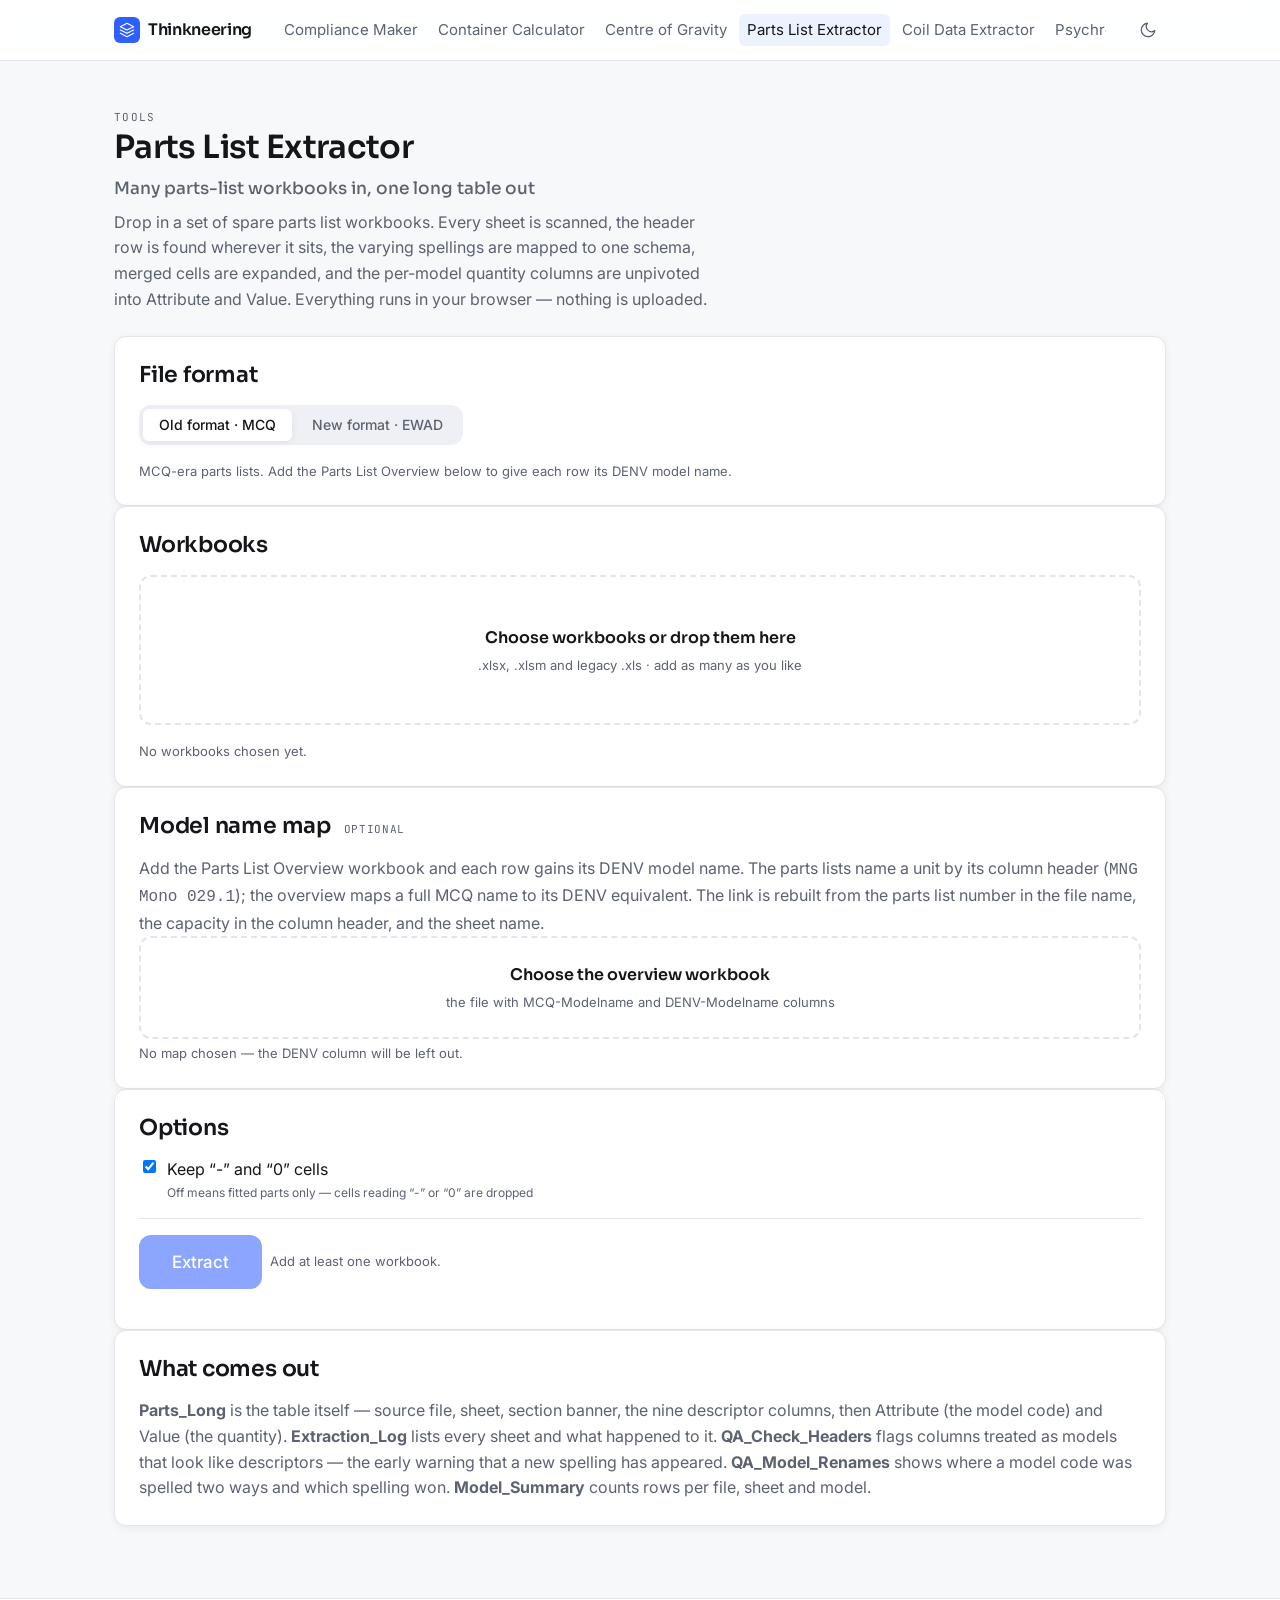
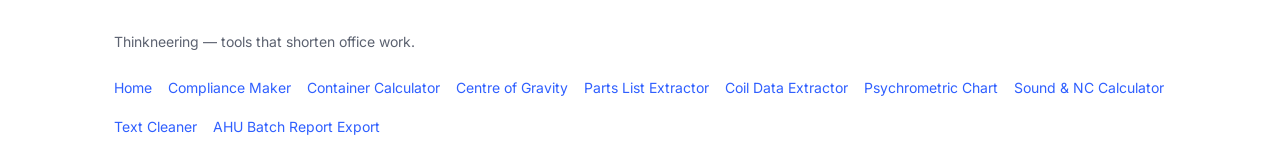
<file: tools/parts-extractor/index.html>
<!doctype html>
<html lang="en">
<head>
  <meta charset="utf-8">
  <meta name="viewport" content="width=device-width, initial-scale=1">
  <link rel="preconnect" href="https://fonts.googleapis.com">
  <link rel="preconnect" href="https://fonts.gstatic.com" crossorigin>
  <link href="https://fonts.googleapis.com/css2?family=Sora:wght@400;500;600&family=Inter:wght@400;500;600&family=JetBrains+Mono:wght@400;500&display=swap" rel="stylesheet">
  <link rel="stylesheet" href="../../assets/css/global.css">
  <link rel="stylesheet" href="styles.css">
  <title>Parts List Extractor — Thinkneering</title>
  <meta name="description" content="Turn a pile of spare parts list workbooks into one long table. Finds the header row wherever it sits, expands merged cells and unpivots the model columns.">
</head>
<body>
  <a class="skip-link" href="#main">Skip to content</a>
  <header data-site-header></header>

  <main id="main" class="wrap">
    <div class="page-head">
      <p class="eyebrow">Tools</p>
      <h1>Parts List Extractor</h1>
      <p class="page-head__lede">Many parts-list workbooks in, one long table out</p>
      <p>Drop in a set of spare parts list workbooks. Every sheet is scanned, the header
         row is found wherever it sits, the varying spellings are mapped to one schema,
         merged cells are expanded, and the per-model quantity columns are unpivoted into
         Attribute and Value. Everything runs in your browser — nothing is uploaded.</p>
    </div>

    <!-- 0 — File format. Chosen first because it decides which panels apply. -->
    <section class="panel" aria-labelledby="step-format">
      <div class="panel__head"><h2 id="step-format">File format</h2></div>
      <div class="segmented" role="group" aria-label="File format" id="format-toggle">
        <button type="button" data-format="old" aria-pressed="true">Old format · MCQ</button>
        <button type="button" data-format="new" aria-pressed="false">New format · EWAD</button>
      </div>
      <p class="hint pe-format-note" id="format-note"></p>
    </section>

    <!-- 1 — Workbooks -->
    <section class="panel" aria-labelledby="step-files">
      <div class="panel__head"><h2 id="step-files">Workbooks</h2></div>

      <div id="dropzone" class="pe-drop" tabindex="0" role="button"
           aria-label="Choose workbooks or drop them here">
        <p class="pe-drop__title">Choose workbooks or drop them here</p>
        <p class="pe-drop__hint">.xlsx, .xlsm and legacy .xls · add as many as you like</p>
      </div>
      <input type="file" id="file-input" accept=".xls,.xlsx,.xlsm" multiple class="sr-only">

      <ul class="pe-files" id="file-list"></ul>
      <p class="hint" id="file-note">No workbooks chosen yet.</p>
    </section>

    <!-- 1b — Model name map. Old format only: new-format sheets carry their
         own model names, so this panel is hidden rather than left to confuse. -->
    <section class="panel" aria-labelledby="step-map" id="map-panel">
      <div class="panel__head"><h2 id="step-map">Model name map <span class="pe-optional">optional</span></h2></div>
      <p class="muted">Add the Parts List Overview workbook and each row gains its DENV
        model name. The parts lists name a unit by its column header (<code>MNG Mono 029.1</code>);
        the overview maps a full MCQ name to its DENV equivalent. The link is rebuilt from the
        parts list number in the file name, the capacity in the column header, and the sheet name.</p>

      <div id="map-drop" class="pe-drop pe-drop--slim" tabindex="0" role="button"
           aria-label="Choose the overview workbook or drop it here">
        <p class="pe-drop__title">Choose the overview workbook</p>
        <p class="pe-drop__hint">the file with MCQ-Modelname and DENV-Modelname columns</p>
      </div>
      <input type="file" id="map-input" accept=".xls,.xlsx,.xlsm" class="sr-only">
      <p class="hint" id="map-note">No map chosen — the DENV column will be left out.</p>
    </section>

    <!-- 2 — Options -->
    <section class="panel" aria-labelledby="step-options">
      <div class="panel__head"><h2 id="step-options">Options</h2></div>
      <label class="check pe-check">
        <input type="checkbox" id="keep-dash" checked>
        <span>Keep “-” and “0” cells<em>Off means fitted parts only — cells reading “-” or “0” are dropped</em></span>
      </label>

      <div class="toolbar pe-run" role="group" aria-label="Extraction">
        <button type="button" class="btn btn--primary" id="run-btn" disabled>Extract</button>
        <span class="pe-run__note" id="run-note" role="status" aria-live="polite">Add at least one workbook.</span>
      </div>

      <div class="pe-progress" id="progress" hidden>
        <div class="pe-progress__row">
          <div class="meter" role="progressbar" id="progress-bar"
               aria-valuemin="0" aria-valuemax="100" aria-valuenow="0"
               aria-labelledby="progress-text"><span id="progress-fill"></span></div>
          <span class="pe-progress__pct" id="progress-pct">0%</span>
          <button type="button" class="btn btn--ghost btn--sm" id="cancel-btn">Cancel</button>
        </div>
        <p class="pe-progress__text" id="progress-text" role="status" aria-live="polite">Starting…</p>
      </div>
    </section>

    <!-- 3 — Result -->
    <section class="panel" id="result-panel" aria-labelledby="step-result" hidden>
      <div class="panel__head">
        <h2 id="step-result">Result</h2>
        <div class="toolbar">
          <button type="button" class="btn btn--primary" id="download-btn">Download Excel</button>
          <button type="button" class="btn" id="download-qa-btn" hidden>Download log &amp; QA</button>
          <button type="button" class="btn btn--ghost" id="clear-btn">Clear</button>
        </div>
      </div>
      <div class="stat-grid" id="result-stats"></div>
      <div class="table-wrap">
        <table class="data pe-log">
          <thead><tr><th>Source file</th><th>Sheet</th><th>Rows</th><th>Status</th></tr></thead>
          <tbody id="log-body"></tbody>
        </table>
      </div>
      <p class="hint">Every sheet is listed, including the ones that produced nothing.
        A sheet you expected showing “no parts table found” means its header row uses a
        spelling the dictionary does not know yet.</p>
    </section>

    <section class="panel" aria-labelledby="tips">
      <div class="panel__head"><h2 id="tips">What comes out</h2></div>
      <p class="muted"><strong>Parts_Long</strong> is the table itself — source file, sheet,
        section banner, the nine descriptor columns, then Attribute (the model code) and
        Value (the quantity). <strong>Extraction_Log</strong> lists every sheet and what
        happened to it. <strong>QA_Check_Headers</strong> flags columns treated as models
        that look like descriptors — the early warning that a new spelling has appeared.
        <strong>QA_Model_Renames</strong> shows where a model code was spelled two ways and
        which spelling won. <strong>Model_Summary</strong> counts rows per file, sheet and
        model.</p>
    </section>
  </main>

  <footer data-site-footer></footer>
  <script src="../../assets/js/global.js"></script>
  <script src="parts-extractor.js"></script>
</body>
</html>
</file>
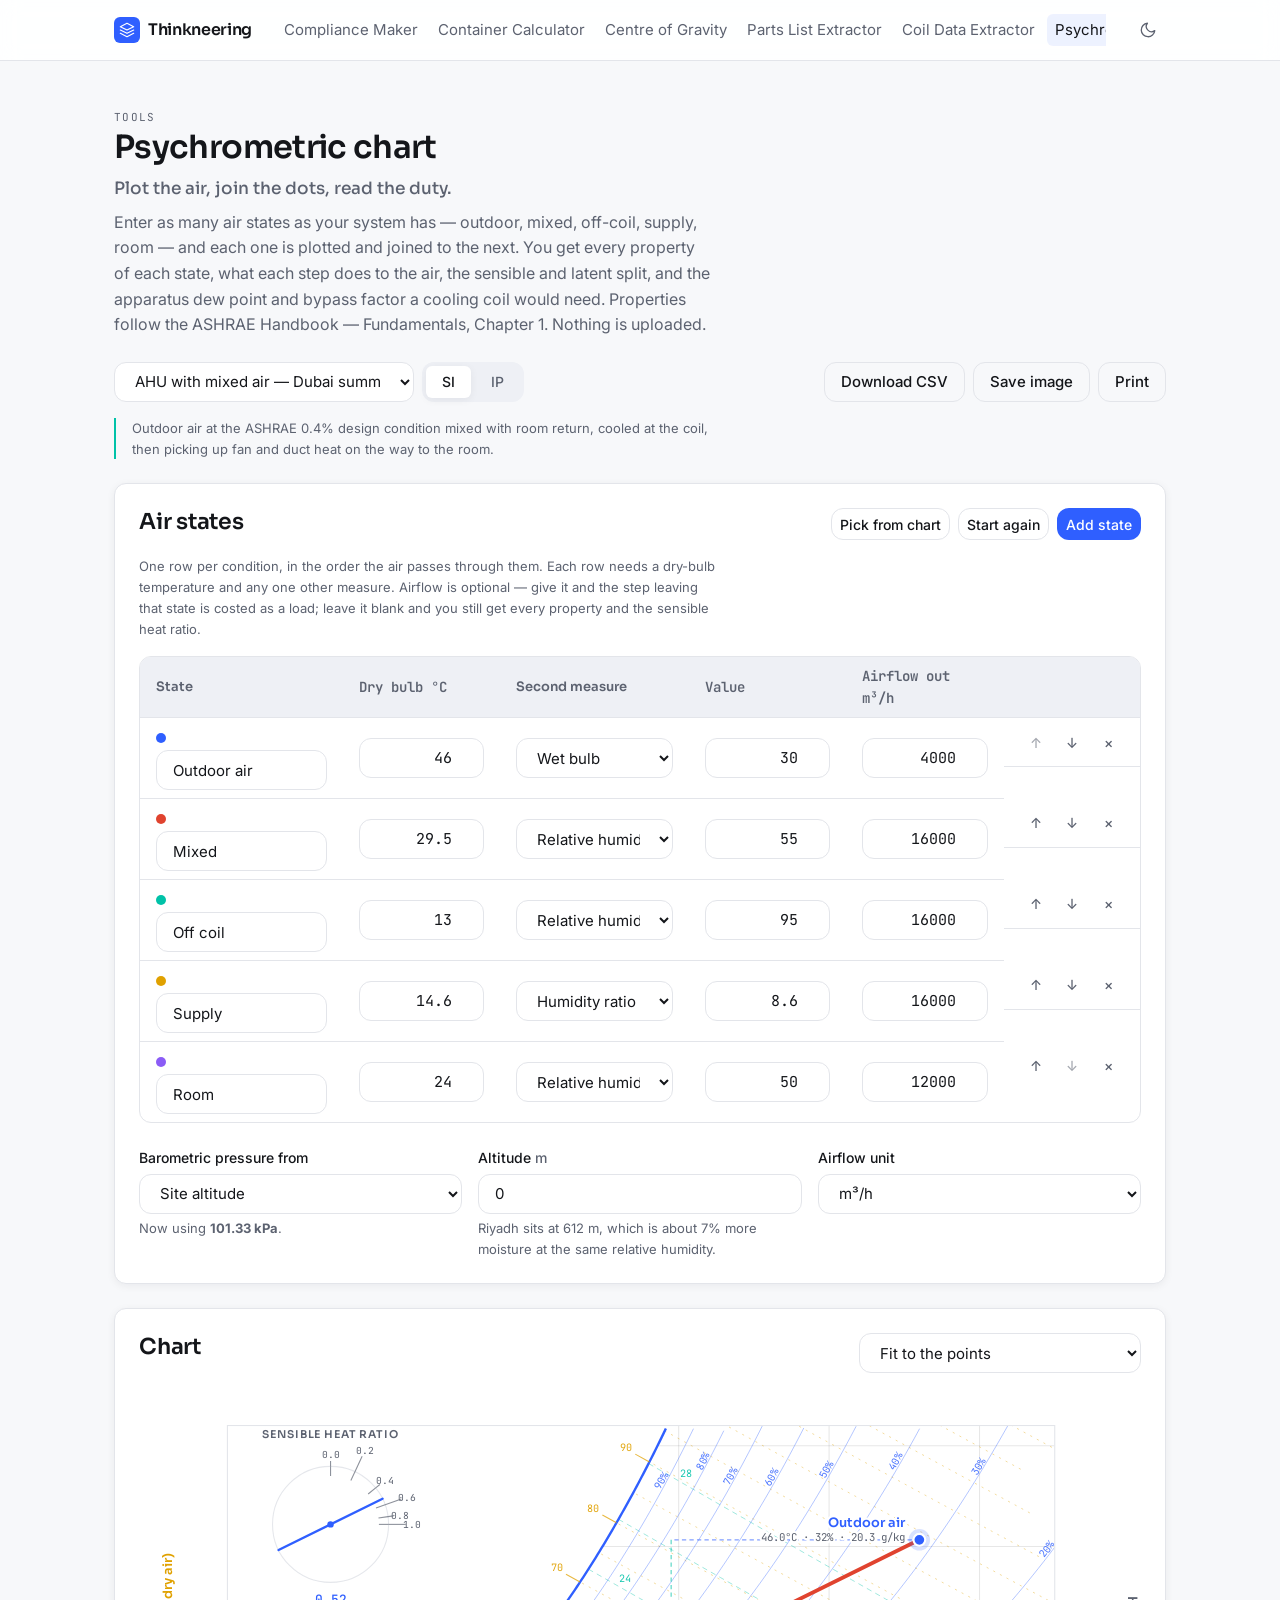
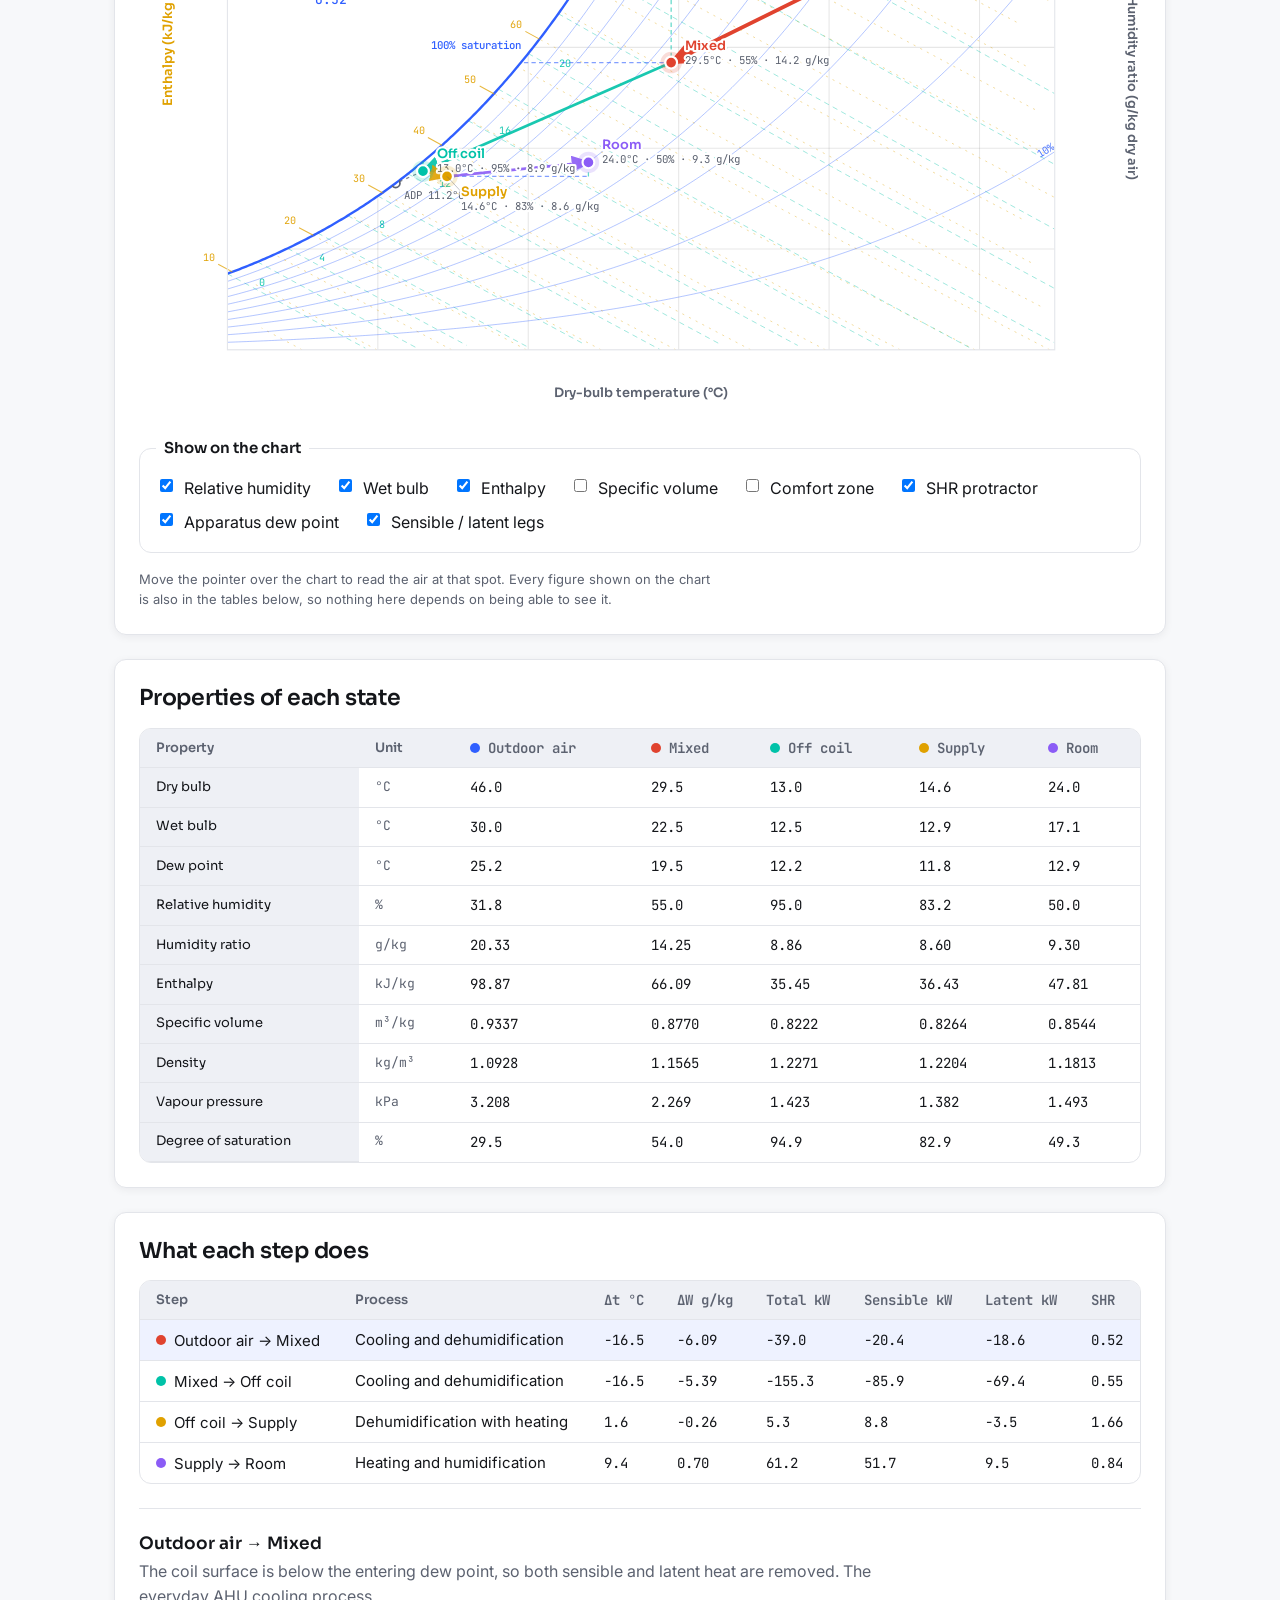
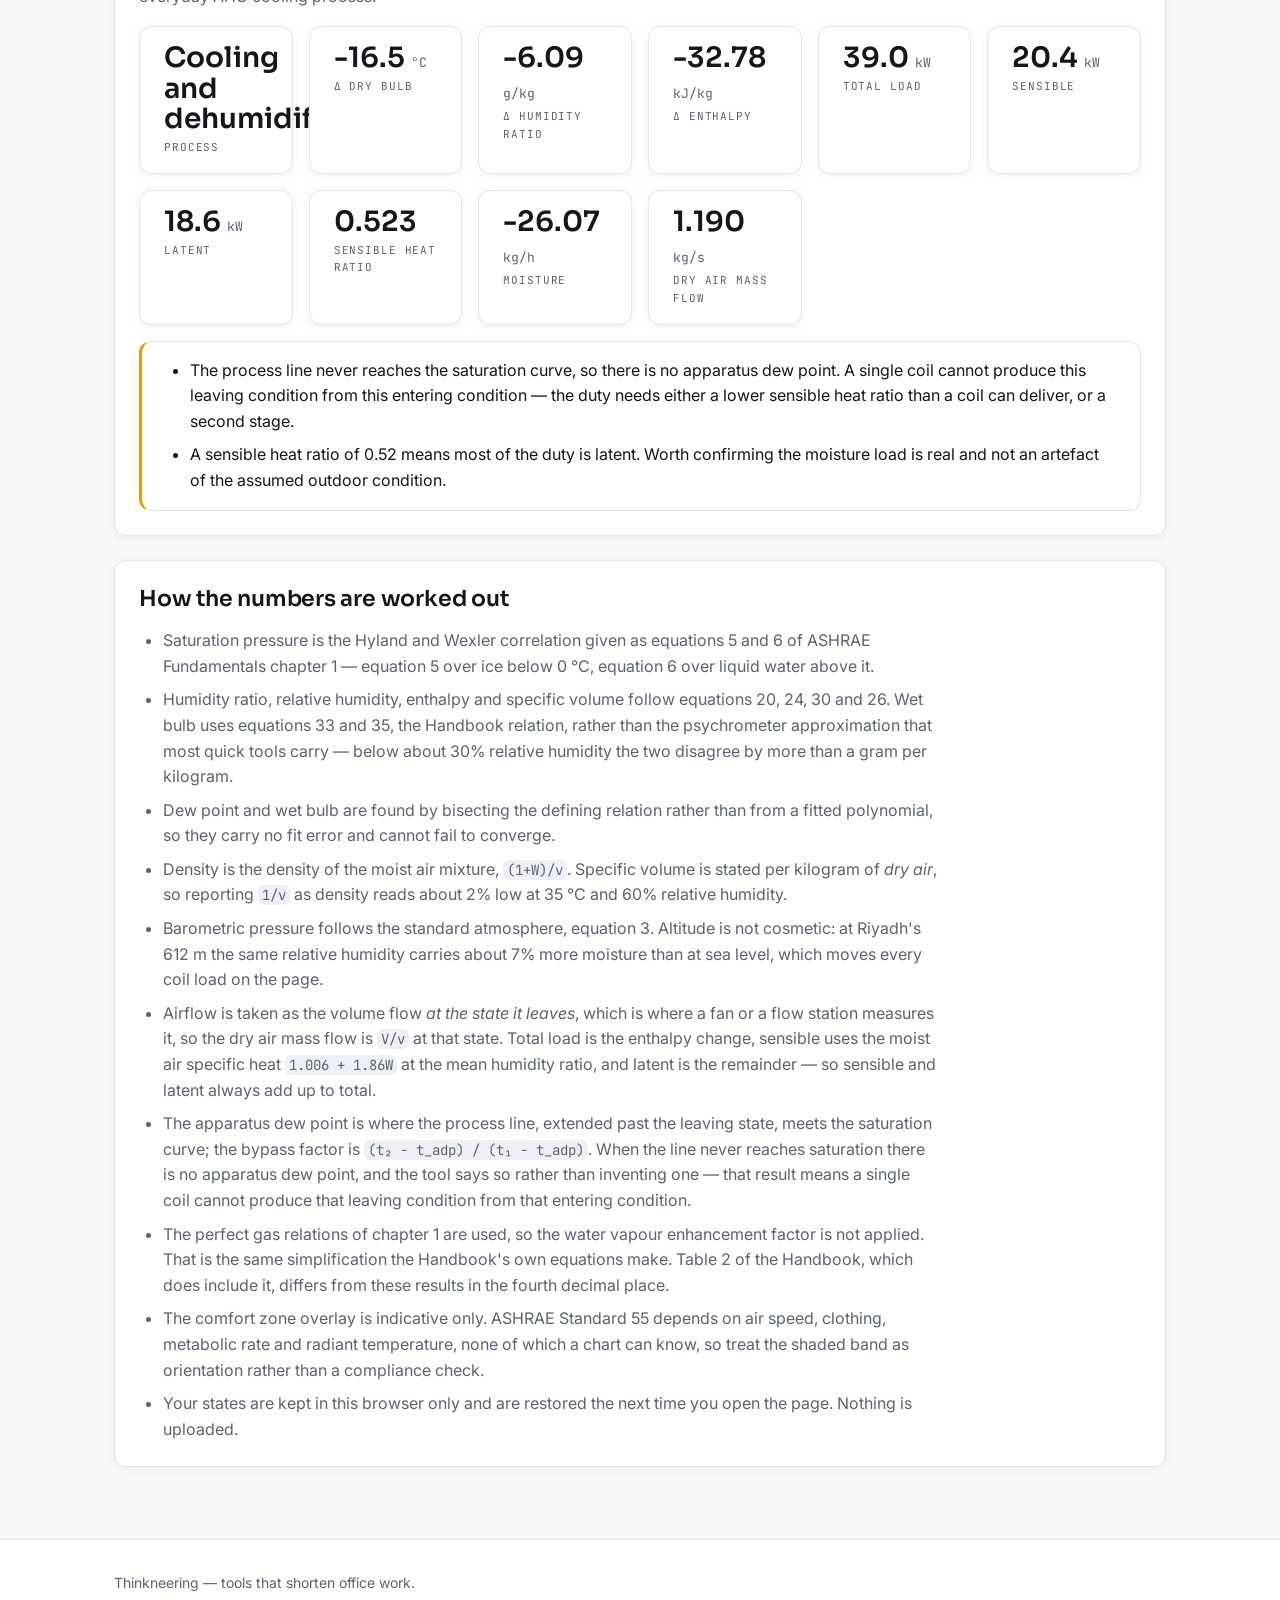
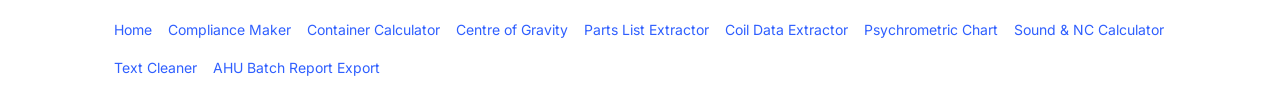
<file: tools/psychrometric-chart/index.html>
<!doctype html>
<html lang="en">
<head>
  <meta charset="utf-8">
  <meta name="viewport" content="width=device-width, initial-scale=1">
  <link rel="preconnect" href="https://fonts.googleapis.com">
  <link rel="preconnect" href="https://fonts.gstatic.com" crossorigin>
  <link href="https://fonts.googleapis.com/css2?family=Sora:wght@400;500;600&family=Inter:wght@400;500;600&family=JetBrains+Mono:wght@400;500&display=swap" rel="stylesheet">
  <link rel="stylesheet" href="../../assets/css/global.css">
  <link rel="stylesheet" href="styles.css">
  <title>Psychrometric chart — Thinkneering</title>
  <meta name="description" content="Plot as many air states as you need on an ASHRAE psychrometric chart, join them into a process, and get properties, coil loads, sensible heat ratio and apparatus dew point. Runs in your browser.">
</head>
<body>
  <a class="skip-link" href="#main">Skip to content</a>
  <header data-site-header></header>

  <main id="main" class="wrap" data-tool="psychrometric-chart">

    <div class="page-head">
      <p class="eyebrow">Tools</p>
      <h1>Psychrometric chart</h1>
      <p class="page-head__lede">Plot the air, join the dots, read the duty.</p>
      <p>Enter as many air states as your system has — outdoor, mixed, off-coil, supply, room —
        and each one is plotted and joined to the next. You get every property of each state,
        what each step does to the air, the sensible and latent split, and the apparatus dew
        point and bypass factor a cooling coil would need. Properties follow the ASHRAE
        Handbook&nbsp;— Fundamentals, Chapter&nbsp;1. Nothing is uploaded.</p>
    </div>

    <div class="toolbar psy-toolbar">
      <label class="sr-only" for="example">Worked example</label>
      <select id="example">
        <option value="">Load a worked example&hellip;</option>
        <option value="ahu-mix">AHU with mixed air — Dubai summer</option>
        <option value="fresh-air">100% fresh air unit — Riyadh</option>
        <option value="winter">Winter heating and humidification</option>
        <option value="evap">Direct evaporative cooling</option>
        <option value="recovery">Heat recovery wheel then coil</option>
      </select>

      <div class="segmented" role="group" aria-label="Unit system">
        <button type="button" data-unit-btn="si" aria-pressed="true">SI</button>
        <button type="button" data-unit-btn="ip" aria-pressed="false">IP</button>
      </div>

      <span class="psy-toolbar__gap" aria-hidden="true"></span>

      <button type="button" class="btn btn--ghost" id="btn-csv">Download CSV</button>
      <button type="button" class="btn btn--ghost" id="btn-png">Save image</button>
      <button type="button" class="btn btn--ghost" id="btn-print">Print</button>
    </div>

    <p class="hint psy-example-note" id="example-note" hidden></p>

    <!-- 1 · Air states -->
    <section class="panel psy-panel" aria-labelledby="points-title">
      <div class="panel__head">
        <h2 id="points-title">Air states</h2>
        <div class="psy-actions">
          <button type="button" class="btn btn--ghost btn--sm" id="btn-pick" aria-pressed="false">Pick from chart</button>
          <button type="button" class="btn btn--ghost btn--sm" id="btn-clear">Start again</button>
          <button type="button" class="btn btn--primary btn--sm" id="btn-add">Add state</button>
        </div>
      </div>

      <p class="hint psy-hint">One row per condition, in the order the air passes through them.
        Each row needs a dry-bulb temperature and any one other measure. Airflow is optional —
        give it and the step leaving that state is costed as a load; leave it blank and you still
        get every property and the sensible heat ratio.</p>

      <div class="table-wrap">
        <table class="data psy-points">
          <caption class="sr-only">Air states in process order</caption>
          <thead>
            <tr>
              <th scope="col">State</th>
              <th scope="col" class="num">Dry bulb <span id="db-unit-head">&#176;C</span></th>
              <th scope="col">Second measure</th>
              <th scope="col" class="num">Value</th>
              <th scope="col" class="num">Airflow out <span id="flow-unit-head">m&#179;/h</span></th>
              <th scope="col"><span class="sr-only">Row actions</span></th>
            </tr>
          </thead>
          <tbody id="points-body"></tbody>
        </table>
      </div>

      <p class="empty" id="points-empty" hidden>No states yet. Add one, or load a worked example above.</p>

      <div class="notice notice--danger psy-errors" id="input-errors" role="status" hidden></div>

      <div class="psy-fields">
        <div class="field">
          <label for="pressure-mode">Barometric pressure from</label>
          <select id="pressure-mode">
            <option value="altitude">Site altitude</option>
            <option value="absolute">A measured pressure</option>
          </select>
          <p class="hint">Now using <strong id="derived-pressure">101.33 kPa</strong>.</p>
        </div>
        <div class="field" id="alt-field">
          <label for="altitude">Altitude <span class="muted" id="alt-unit">m</span></label>
          <input id="altitude" type="number" step="any" inputmode="decimal" value="0">
          <p class="hint">Riyadh sits at 612&nbsp;m, which is about 7% more moisture at the same relative humidity.</p>
        </div>
        <div class="field" id="press-field" hidden>
          <label for="pressure">Pressure <span class="muted" id="press-unit">kPa</span></label>
          <input id="pressure" type="number" step="any" inputmode="decimal" value="101.325">
        </div>
        <div class="field">
          <label for="flow-unit">Airflow unit</label>
          <select id="flow-unit">
            <option value="m3h">m&#179;/h</option>
            <option value="ls">L/s</option>
            <option value="cfm">CFM</option>
          </select>
        </div>
      </div>
    </section>

    <!-- 2 · Chart -->
    <section class="panel psy-panel" aria-labelledby="chart-title">
      <div class="panel__head">
        <h2 id="chart-title">Chart</h2>
        <div class="field psy-range">
          <label class="sr-only" for="range-mode">Chart range</label>
          <select id="range-mode">
            <option value="auto">Fit to the points</option>
            <option value="normal">Normal temperature (0 to 50 °C)</option>
            <option value="gulf">High ambient (10 to 55 °C)</option>
            <option value="low">Low temperature (-30 to 20 °C)</option>
            <option value="wide">Wide (-10 to 60 °C)</option>
          </select>
        </div>
      </div>

      <div class="psy-chart-scroll">
        <svg id="psy-svg" class="psy-chart" viewBox="0 0 940 580" role="img"
             aria-label="Psychrometric chart"></svg>
      </div>

      <div class="psy-readout" id="psy-readout" role="status" aria-live="off" hidden></div>

      <fieldset class="psy-layers">
        <legend>Show on the chart</legend>
        <label class="check"><input type="checkbox" id="layer-rh" checked><span>Relative humidity</span></label>
        <label class="check"><input type="checkbox" id="layer-wetBulb" checked><span>Wet bulb</span></label>
        <label class="check"><input type="checkbox" id="layer-enthalpy" checked><span>Enthalpy</span></label>
        <label class="check"><input type="checkbox" id="layer-volume"><span>Specific volume</span></label>
        <label class="check"><input type="checkbox" id="layer-comfort"><span>Comfort zone</span></label>
        <label class="check"><input type="checkbox" id="layer-protractor" checked><span>SHR protractor</span></label>
        <label class="check"><input type="checkbox" id="opt-adp" checked><span>Apparatus dew point</span></label>
        <label class="check"><input type="checkbox" id="opt-legs" checked><span>Sensible / latent legs</span></label>
      </fieldset>

      <p class="hint psy-chart-help">Move the pointer over the chart to read the air at that
        spot. Every figure shown on the chart is also in the tables below, so nothing here
        depends on being able to see it.</p>
    </section>

    <!-- 3 · Properties -->
    <section class="panel psy-panel" aria-labelledby="states-title">
      <div class="panel__head"><h2 id="states-title">Properties of each state</h2></div>
      <div class="table-wrap" id="states-wrap" hidden>
        <table class="data psy-states">
          <caption class="sr-only">Psychrometric properties, one column per air state</caption>
          <thead id="states-head"></thead>
          <tbody id="states-body"></tbody>
        </table>
      </div>
    </section>

    <!-- 4 · Processes -->
    <section class="panel psy-panel" aria-labelledby="segments-title">
      <div class="panel__head"><h2 id="segments-title">What each step does</h2></div>

      <div class="table-wrap" id="segments-wrap" hidden>
        <table class="data psy-segments">
          <caption class="sr-only">Each process step between consecutive states</caption>
          <thead>
            <tr>
              <th scope="col">Step</th>
              <th scope="col">Process</th>
              <th scope="col" class="num" id="seg-dt-head">&#916;t</th>
              <th scope="col" class="num" id="seg-dw-head">&#916;W</th>
              <th scope="col" class="num" id="seg-total-head">Total</th>
              <th scope="col" class="num" id="seg-sens-head">Sensible</th>
              <th scope="col" class="num" id="seg-lat-head">Latent</th>
              <th scope="col" class="num">SHR</th>
            </tr>
          </thead>
          <tbody id="segments-body"></tbody>
        </table>
      </div>

      <p class="empty" id="segments-empty">Add a second state to see what happens between them.</p>

      <div class="psy-detail" id="segment-detail" hidden>
        <h3 id="detail-title">&nbsp;</h3>
        <p class="psy-detail__note" id="detail-note">&nbsp;</p>
        <div class="stat-grid" id="detail-stats"></div>
        <div class="notice notice--warning psy-detail__notes" id="detail-notes-wrap" hidden>
          <ul id="detail-notes"></ul>
        </div>
      </div>
    </section>

    <!-- 5 · Notes -->
    <section class="panel psy-panel" aria-labelledby="notes-title">
      <div class="panel__head"><h2 id="notes-title">How the numbers are worked out</h2></div>
      <ul class="psy-notes">
        <li>Saturation pressure is the Hyland and Wexler correlation given as equations 5 and 6
          of ASHRAE Fundamentals chapter 1 — equation 5 over ice below 0&nbsp;°C, equation 6 over
          liquid water above it.</li>
        <li>Humidity ratio, relative humidity, enthalpy and specific volume follow equations 20,
          24, 30 and 26. Wet bulb uses equations 33 and 35, the Handbook relation, rather than the
          psychrometer approximation that most quick tools carry — below about 30% relative
          humidity the two disagree by more than a gram per kilogram.</li>
        <li>Dew point and wet bulb are found by bisecting the defining relation rather than from a
          fitted polynomial, so they carry no fit error and cannot fail to converge.</li>
        <li>Density is the density of the moist air mixture, <code>(1+W)/v</code>. Specific volume
          is stated per kilogram of <em>dry air</em>, so reporting <code>1/v</code> as density
          reads about 2% low at 35&nbsp;°C and 60% relative humidity.</li>
        <li>Barometric pressure follows the standard atmosphere, equation 3. Altitude is not
          cosmetic: at Riyadh's 612&nbsp;m the same relative humidity carries about 7% more
          moisture than at sea level, which moves every coil load on the page.</li>
        <li>Airflow is taken as the volume flow <em>at the state it leaves</em>, which is where a
          fan or a flow station measures it, so the dry air mass flow is <code>V/v</code> at that
          state. Total load is the enthalpy change, sensible uses the moist air specific heat
          <code>1.006&nbsp;+&nbsp;1.86W</code> at the mean humidity ratio, and latent is the
          remainder — so sensible and latent always add up to total.</li>
        <li>The apparatus dew point is where the process line, extended past the leaving state,
          meets the saturation curve; the bypass factor is
          <code>(t₂&nbsp;−&nbsp;t_adp)&nbsp;/&nbsp;(t₁&nbsp;−&nbsp;t_adp)</code>. When the line
          never reaches saturation there is no apparatus dew point, and the tool says so rather
          than inventing one — that result means a single coil cannot produce that leaving
          condition from that entering condition.</li>
        <li>The perfect gas relations of chapter 1 are used, so the water vapour enhancement
          factor is not applied. That is the same simplification the Handbook's own equations
          make. Table 2 of the Handbook, which does include it, differs from these results in the
          fourth decimal place.</li>
        <li>The comfort zone overlay is indicative only. ASHRAE Standard 55 depends on air speed,
          clothing, metabolic rate and radiant temperature, none of which a chart can know, so
          treat the shaded band as orientation rather than a compliance check.</li>
        <li>Your states are kept in this browser only and are restored the next time you open the
          page. Nothing is uploaded.</li>
      </ul>
    </section>

  </main>

  <footer data-site-footer></footer>
  <script src="../../assets/js/global.js"></script>
  <script src="psychro.js"></script>
  <script src="chart.js"></script>
  <script src="app.js"></script>
</body>
</html>
</file>
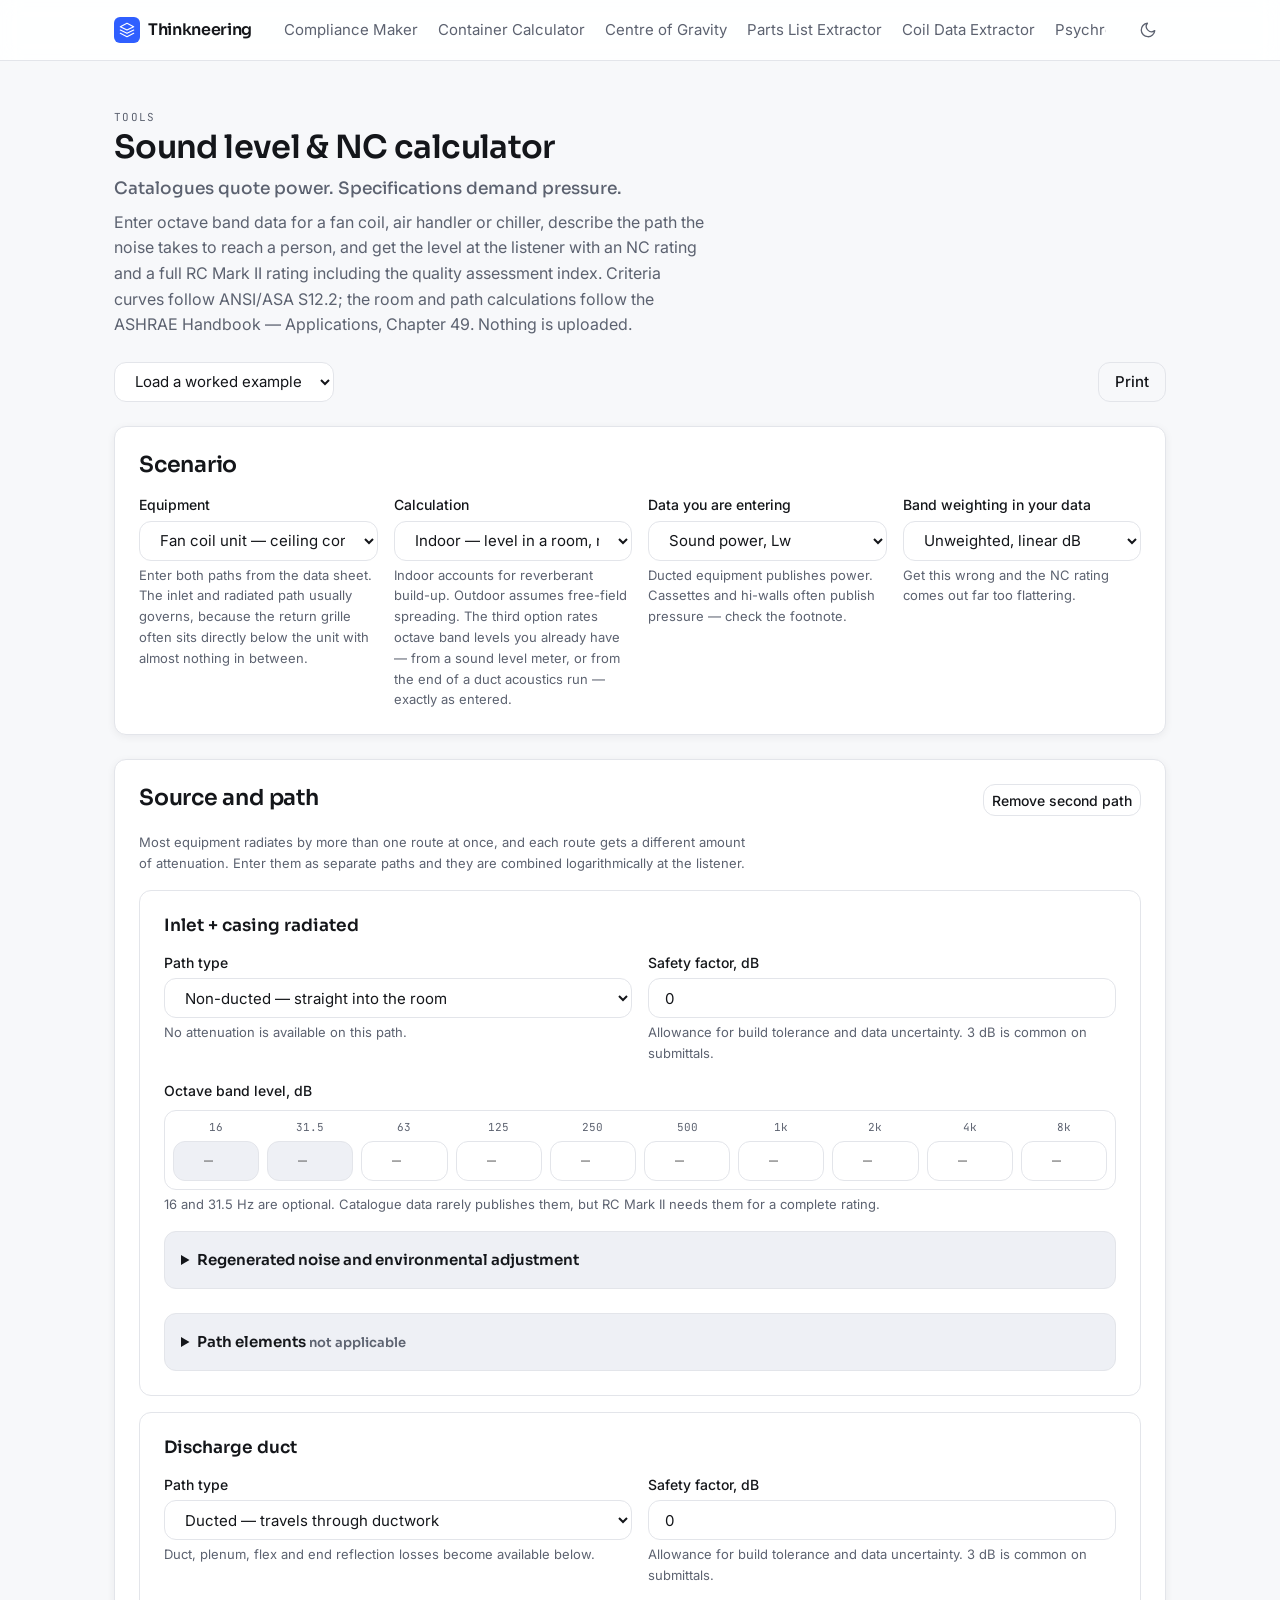
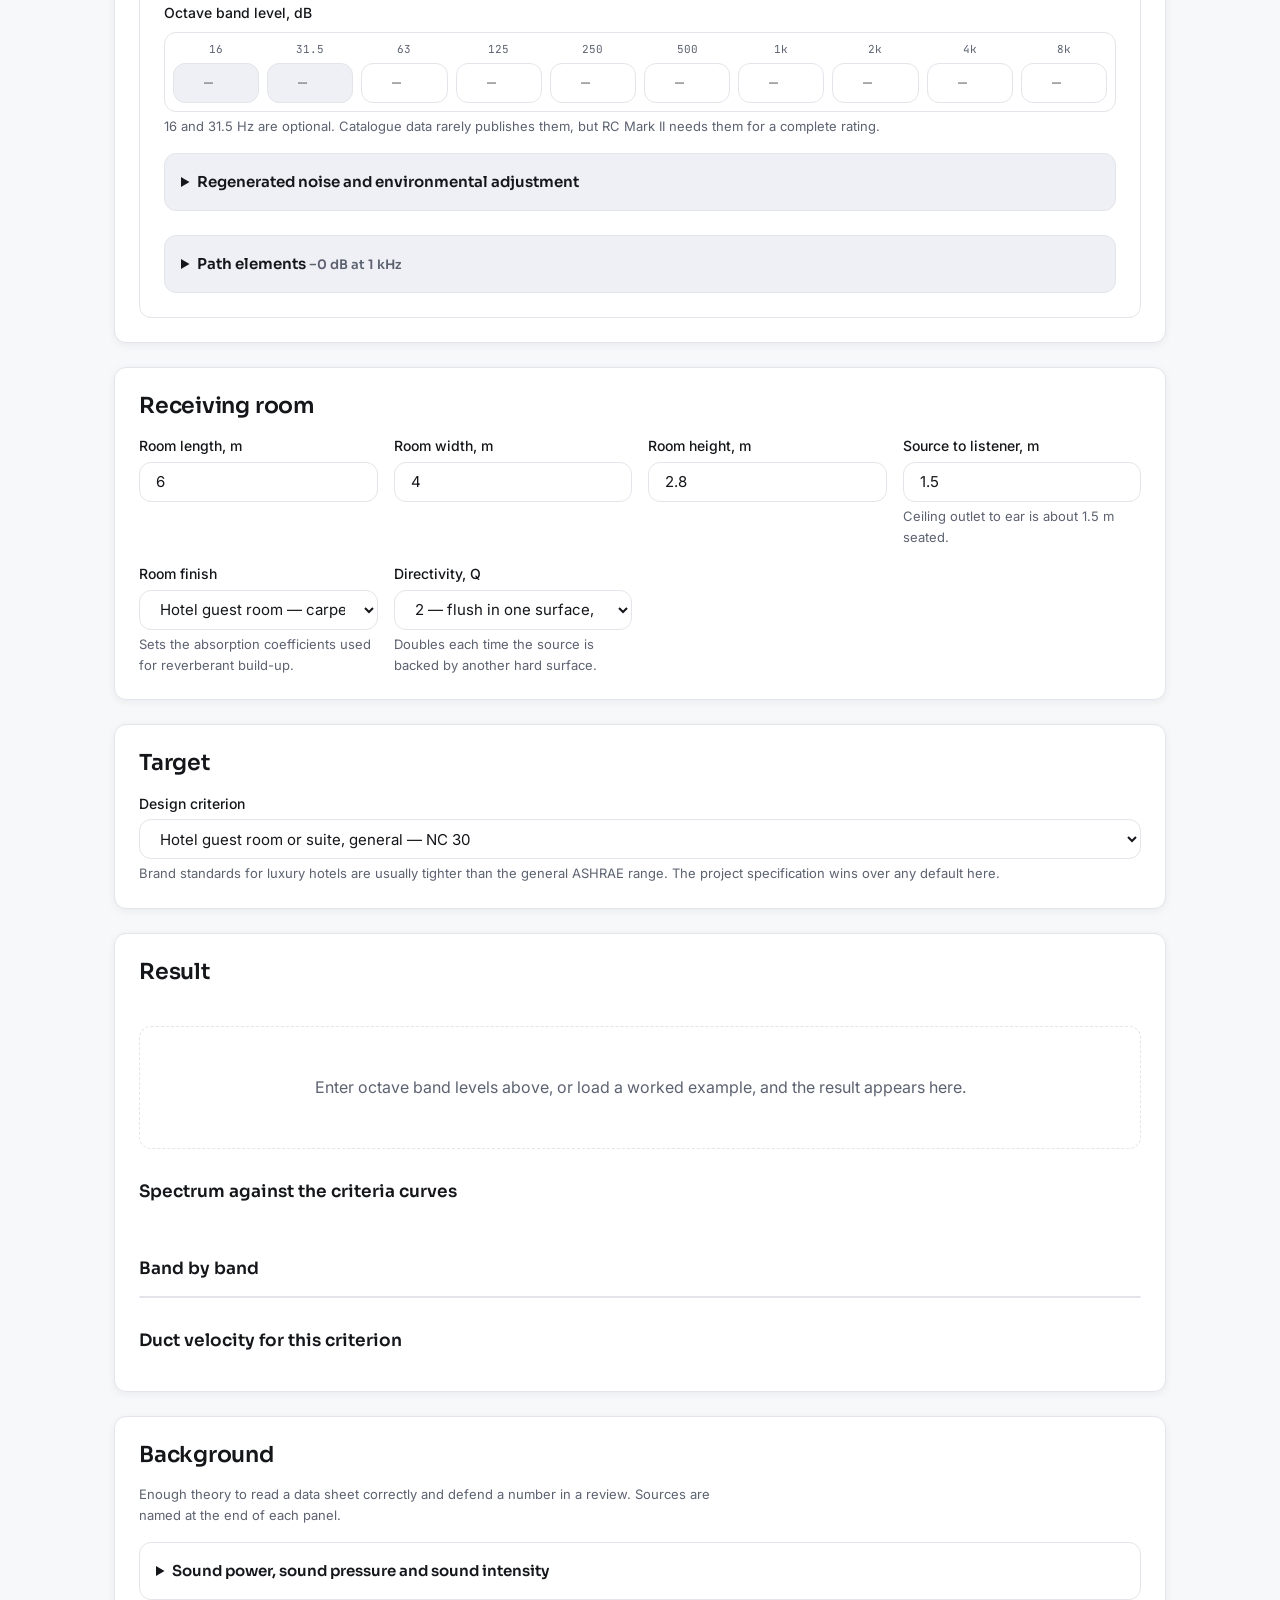
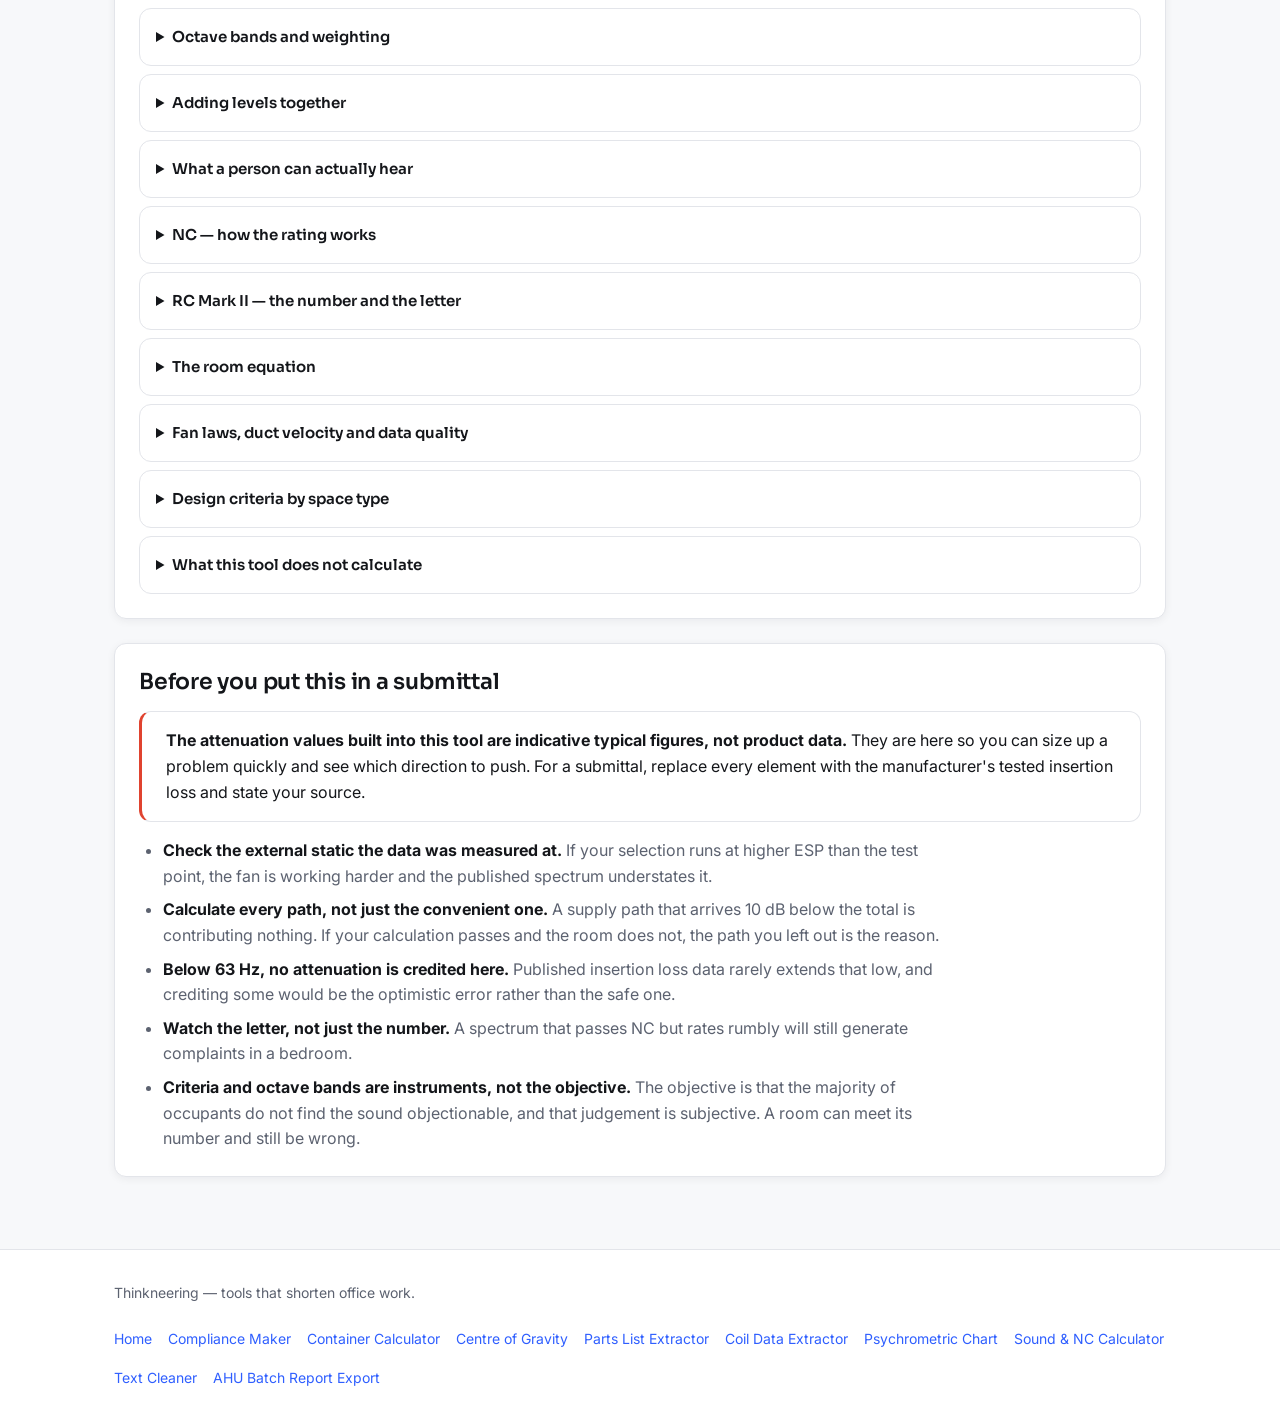
<file: tools/sound-level-calculator/index.html>
<!doctype html>
<html lang="en">
<head>
  <meta charset="utf-8">
  <meta name="viewport" content="width=device-width, initial-scale=1">
  <link rel="preconnect" href="https://fonts.googleapis.com">
  <link rel="preconnect" href="https://fonts.gstatic.com" crossorigin>
  <link href="https://fonts.googleapis.com/css2?family=Sora:wght@400;500;600&family=Inter:wght@400;500;600&family=JetBrains+Mono:wght@400;500&display=swap" rel="stylesheet">
  <link rel="stylesheet" href="../../assets/css/global.css">
  <link rel="stylesheet" href="styles.css">
  <title>Sound level &amp; NC calculator — Thinkneering</title>
  <meta name="description" content="Turn octave band sound power from an AHU, FCU or chiller into the level a person actually hears, rated against NC and RC Mark II. Includes the path attenuation chain, the criteria curves and the background you need to read a data sheet correctly. Runs in your browser.">
</head>
<body>
  <a class="skip-link" href="#main">Skip to content</a>
  <header data-site-header></header>

  <main id="main" class="wrap" data-tool="sound-level-calculator">

    <div class="page-head">
      <p class="eyebrow">Tools</p>
      <h1>Sound level &amp; NC calculator</h1>
      <p class="page-head__lede">Catalogues quote power. Specifications demand pressure.</p>
      <p>Enter octave band data for a fan coil, air handler or chiller, describe the path the
        noise takes to reach a person, and get the level at the listener with an NC rating and a
        full RC Mark&nbsp;II rating including the quality assessment index. Criteria curves follow
        ANSI/ASA S12.2; the room and path calculations follow the ASHRAE Handbook&nbsp;— Applications,
        Chapter&nbsp;49. Nothing is uploaded.</p>
    </div>

    <div class="toolbar">
      <label class="sr-only" for="example">Worked example</label>
      <select id="example">
        <option value="">Load a worked example&hellip;</option>
        <option value="fww200">FCU FWW200VA — medium speed</option>
        <option value="fww600">FCU FWW600VA — medium speed</option>
        <option value="fww1000">FCU FWW1000VA — medium speed</option>
        <option value="ashrae">ASHRAE Chapter 49 — RC Mark II check case</option>
        <option value="clear">Clear all bands</option>
      </select>
      <span class="snd-gap" aria-hidden="true"></span>
      <button type="button" class="btn btn--ghost" id="btn-print">Print</button>
    </div>

    <p class="hint snd-example-note" id="example-note" hidden></p>

    <!-- 1 · Scenario -->
    <section class="panel snd-panel" aria-labelledby="scenario-title">
      <div class="panel__head"><h2 id="scenario-title">Scenario</h2></div>

      <div class="snd-fields">
        <div class="field">
          <label for="equip">Equipment</label>
          <select id="equip">
            <option value="fcu">Fan coil unit — ceiling concealed</option>
            <option value="ahu-duct">Air handling unit — served space via ducts</option>
            <option value="ahu-plant">Air handling unit — plant room breakout</option>
            <option value="chiller">Air-cooled chiller — outdoors</option>
            <option value="other">Other or custom</option>
          </select>
          <p class="hint" id="equip-help"></p>
        </div>

        <div class="field">
          <label for="mode">Calculation</label>
          <select id="mode">
            <option value="indoor">Indoor — level in a room, rated NC and RC</option>
            <option value="outdoor">Outdoor — level at a distance, rated dB(A)</option>
            <option value="direct">Rate a spectrum I already have — no propagation</option>
          </select>
          <p class="hint">Indoor accounts for reverberant build-up. Outdoor assumes free-field
            spreading. The third option rates octave band levels you already have — from a sound
            level meter, or from the end of a duct acoustics run — exactly as entered.</p>
        </div>

        <div class="field" id="quantity-wrap">
          <label for="quantity">Data you are entering</label>
          <select id="quantity">
            <option value="lw">Sound power, L<sub>w</sub></option>
            <option value="lp">Sound pressure, L<sub>p</sub> at a stated distance</option>
          </select>
          <p class="hint">Ducted equipment publishes power. Cassettes and hi-walls often publish pressure — check the footnote.</p>
        </div>

        <div class="field">
          <label for="weighting">Band weighting in your data</label>
          <select id="weighting">
            <option value="lin">Unweighted, linear dB</option>
            <option value="a">Already A-weighted, dB(A) per band</option>
          </select>
          <p class="hint">Get this wrong and the NC rating comes out far too flattering.</p>
        </div>

        <div class="field" id="lp-dist-wrap" hidden>
          <label for="lp-dist">Measurement distance, m</label>
          <input type="number" id="lp-dist" value="1" min="0.1" step="0.1" inputmode="decimal">
          <p class="hint">Used to recover sound power before re-radiating it into your room.</p>
        </div>
      </div>
    </section>

    <!-- 2 · Source and path -->
    <section class="panel snd-panel" aria-labelledby="source-title">
      <div class="panel__head">
        <h2 id="source-title">Source and path</h2>
        <button type="button" class="btn btn--ghost btn--sm" id="toggle-b">Add second path</button>
      </div>
      <p class="hint snd-lede">Most equipment radiates by more than one route at once, and each
        route gets a different amount of attenuation. Enter them as separate paths and they are
        combined logarithmically at the listener.</p>
      <div id="paths"></div>
    </section>

    <!-- 3 · Room or propagation -->
    <section class="panel snd-panel" id="room-panel" aria-labelledby="room-title">
      <div class="panel__head"><h2 id="room-title"><span id="room-label">Receiving room</span></h2></div>

      <div id="indoor-inputs">
        <div class="snd-fields">
          <div class="field"><label for="rl">Room length, m</label>
            <input type="number" id="rl" value="6" min="0.5" step="0.1" inputmode="decimal"></div>
          <div class="field"><label for="rw">Room width, m</label>
            <input type="number" id="rw" value="4" min="0.5" step="0.1" inputmode="decimal"></div>
          <div class="field"><label for="rh">Room height, m</label>
            <input type="number" id="rh" value="2.8" min="0.5" step="0.1" inputmode="decimal"></div>
          <div class="field"><label for="rdist">Source to listener, m</label>
            <input type="number" id="rdist" value="1.5" min="0.1" step="0.1" inputmode="decimal">
            <p class="hint">Ceiling outlet to ear is about 1.5 m seated.</p></div>
          <div class="field"><label for="absorb">Room finish</label>
            <select id="absorb"></select>
            <p class="hint">Sets the absorption coefficients used for reverberant build-up.</p></div>
          <div class="field"><label for="q-in">Directivity, Q</label>
            <select id="q-in">
              <option value="1">1 — hanging free, away from surfaces</option>
              <option value="2" selected>2 — flush in one surface, such as a ceiling grille</option>
              <option value="4">4 — at the junction of two surfaces</option>
              <option value="8">8 — in a corner</option>
            </select>
            <p class="hint">Doubles each time the source is backed by another hard surface.</p></div>
        </div>
      </div>

      <div id="outdoor-inputs" hidden>
        <div class="snd-fields">
          <div class="field"><label for="odist">Distance to receiver, m</label>
            <input type="number" id="odist" value="15" min="1" step="1" inputmode="decimal">
            <p class="hint">Usually the site boundary or the nearest window.</p></div>
          <div class="field"><label for="q-out">Directivity, Q</label>
            <select id="q-out">
              <option value="2" selected>2 — on open ground or a flat roof</option>
              <option value="4">4 — against one wall</option>
              <option value="8">8 — in a corner between two walls</option>
            </select></div>
          <div class="field"><label for="barrier">Barrier path difference &delta;, m</label>
            <input type="number" id="barrier" value="0" min="0" step="0.05" inputmode="decimal">
            <p class="hint">Extra distance the sound must travel over an acoustic screen. Zero means no screen.</p></div>
        </div>
        <p class="notice snd-note">Outdoor mode uses hemispherical spreading, ISO 9613-2 air
          absorption at 20&nbsp;&deg;C and 70% relative humidity, and a Maekawa barrier estimate
          capped at 24&nbsp;dB. It assumes no reflecting facade behind the receiver and no ground
          effect, which is neutral to conservative for a typical rooftop chiller.</p>
      </div>
    </section>

    <!-- 4 · Target -->
    <section class="panel snd-panel" aria-labelledby="target-title">
      <div class="panel__head"><h2 id="target-title">Target</h2></div>
      <div class="snd-fields">
        <div class="field" id="nc-target-wrap">
          <label for="nc-target">Design criterion</label>
          <select id="nc-target"></select>
          <p class="hint">Brand standards for luxury hotels are usually tighter than the general
            ASHRAE range. The project specification wins over any default here.</p>
        </div>
        <div class="field" id="dba-target-wrap" hidden>
          <label for="dba-target">Boundary limit, dB(A)</label>
          <input type="number" id="dba-target" value="45" min="20" max="90" step="1" inputmode="decimal">
          <p class="hint">Environmental limits are set by local authority and vary by time of day
            and land use. Enter the figure your project is held to.</p>
        </div>
      </div>
    </section>

    <!-- 5 · Result -->
    <section class="panel snd-panel" aria-labelledby="result-title">
      <div class="panel__head"><h2 id="result-title">Result</h2></div>

      <div class="stat-grid" id="stats" aria-live="polite"></div>
      <div id="verdict" class="snd-verdict-wrap"></div>

      <h3 class="snd-h3">Spectrum against the criteria curves</h3>
      <div class="snd-chart-scroll" id="chart" role="img"
           aria-label="Octave band spectrum plotted against the family of noise criteria curves"></div>
      <p class="hint snd-legend" id="legend"></p>

      <h3 class="snd-h3">Band by band</h3>
      <div class="table-wrap">
        <table class="data" id="table"></table>
      </div>

      <h3 class="snd-h3">Duct velocity for this criterion</h3>
      <div id="ductv"></div>
    </section>

    <!-- 6 · Background -->
    <section class="panel snd-panel" aria-labelledby="learn-title">
      <div class="panel__head"><h2 id="learn-title">Background</h2></div>
      <p class="hint snd-lede">Enough theory to read a data sheet correctly and defend a number in
        a review. Sources are named at the end of each panel.</p>

      <details class="snd-more">
        <summary>Sound power, sound pressure and sound intensity</summary>
        <div class="snd-more__body">
          <p>Three quantities describe the same phenomenon and are constantly confused for one
            another, because all three are expressed in decibels.</p>
          <p><strong>Sound power, L<sub>w</sub></strong> is the acoustic energy the source emits.
            It belongs to the machine and does not change wherever you install it. Reference
            10<sup>&minus;12</sup>&nbsp;W. This is what equipment catalogues publish.</p>
          <p><strong>Sound pressure, L<sub>p</sub></strong> is what an ear or a microphone
            registers at one particular spot. It depends on distance, on room finish, and on
            everything the sound had to pass through. Reference 20&nbsp;&micro;Pa, which is
            2&nbsp;&times;&nbsp;10<sup>&minus;5</sup>&nbsp;Pa &mdash; roughly the quietest sound a
            healthy young ear can detect at 1&nbsp;kHz.</p>
          <p><strong>Sound intensity, L<sub>i</sub></strong> is the flow of acoustic energy through
            an area, and unlike the other two it has a direction. Reference
            10<sup>&minus;12</sup>&nbsp;W/m². Mostly used for measurement rather than
            specification.</p>
          <p>The decibel itself is just a ratio on a log scale:</p>
          <p class="snd-eq">dB = 10 &middot; log<sub>10</sub> (measured &divide; reference)</p>
          <p>Every criterion you will ever be handed &mdash; NC, RC, dB(A), a boundary limit
            &mdash; is written in sound <em>pressure</em>. Every catalogue you will ever open is
            written in sound <em>power</em>. Bridging those two is the entire job of this tool, and
            catalogue figures look alarming next to an NC 30 specification only because they are
            not the same quantity.</p>
          <p class="hint">Reference: ISO 3741 and ISO 3744 for power determination; ANSI/ASA S1.1
            for terminology. Note that a small number of published training decks state the sound
            pressure reference as 10<sup>&minus;12</sup>&nbsp;Pa. That is a typographical slip for
            the power reference &mdash; the pressure reference is 20&nbsp;&micro;Pa.</p>
        </div>
      </details>

      <details class="snd-more">
        <summary>Octave bands and weighting</summary>
        <div class="snd-more__body">
          <p>Fan noise is spread across the frequency range, not concentrated in one tone, and both
            the ear and the criteria curves treat each part of that range differently. Splitting the
            sound into octave bands &mdash; each one double the frequency of the last &mdash; lets
            you see the shape.</p>
          <p>Shape matters because attenuation is frequency-dependent. A lined duct swallows high
            frequencies easily and does almost nothing at 63&nbsp;Hz. Two units with identical
            overall dB(A) can behave completely differently on site.</p>
          <p><strong>A-weighting</strong> discounts the low frequencies the ear is less sensitive
            to, so that one number tracks perceived loudness reasonably well. It descends from the
            equal-loudness contours published by Fletcher and Munson in 1933. C-weighting is much
            flatter and is used where low frequency content matters.</p>
          <p>NC and RC are defined on <em>unweighted</em> band levels. If your data sheet publishes
            A-weighted bands and you rate them directly, the answer will be wrong and too
            optimistic. Set the weighting selector above to match your sheet and the correction is
            removed for you.</p>
          <p class="snd-tip">Quick check: log-sum the bands as published. If they add up to the
            sheet's own overall dB(A) figure, the bands are already A-weighted. If the sum lands
            several dB higher, they are unweighted.</p>
          <div id="band-table"></div>
          <p class="hint">Reference: ANSI S1.11 and IEC 61260 for band definitions; IEC 61672-1 for
            the weighting curves.</p>
        </div>
      </details>

      <details class="snd-more">
        <summary>Adding levels together</summary>
        <div class="snd-more__body">
          <p>Decibels are logarithmic, so they do not add arithmetically. Two identical sources give
            3&nbsp;dB more than one, not double.</p>
          <p class="snd-eq">L<sub>total</sub> = 10 &middot; log<sub>10</sub> ( 10<sup>L₁/10</sup> +
            10<sup>L₂/10</sup> + &hellip; )</p>
          <p>For mental arithmetic, work from the difference between the two levels and add to the
            larger one: equal or within 1&nbsp;dB, add 3; 2 to 4&nbsp;dB apart, add 2; 5 to
            9&nbsp;dB apart, add 1; 10&nbsp;dB or more apart, add nothing that matters.</p>
          <p>That last rule is the useful one in review. If your carefully attenuated supply path
            arrives 13&nbsp;dB below the total, it is contributing nothing, and every hour spent
            improving it is wasted until the dominant path is dealt with.</p>
        </div>
      </details>

      <details class="snd-more">
        <summary>What a person can actually hear</summary>
        <div class="snd-more__body">
          <p>Chasing tenths of a decibel is wasted effort. The table below is the honest resolution
            of the exercise, and it gets coarser as frequency rises.</p>
          <div id="jnd-table"></div>
          <p>Tones are a separate problem from level. A pure tone becomes perceptible when it stands
            roughly 5 to 6&nbsp;dB above the neighbouring critical bands, and many people find any
            perceptible tone objectionable regardless of how quiet it is. The ear behaves as a bank
            of band-pass filters, and at mid frequencies each filter is close to a third-octave
            wide &mdash; so a tone that sits inside one octave band can be masked in the published
            data and still be plainly audible on site.</p>
          <div class="snd-mini">
            <p class="label">Blade pass frequency</p>
            <p class="hint">Where a fan's tone will land. Blade count times speed, divided by 60.</p>
            <div class="field-row">
              <div class="field"><label for="bpf-blades">Blades</label>
                <input type="number" id="bpf-blades" value="9" min="1" step="1" inputmode="numeric"></div>
              <div class="field"><label for="bpf-rpm">Fan speed, rpm</label>
                <input type="number" id="bpf-rpm" value="1200" min="1" step="10" inputmode="numeric"></div>
            </div>
            <p class="snd-eq" id="bpf-out"></p>
          </div>
        </div>
      </details>

      <details class="snd-more">
        <summary>NC — how the rating works</summary>
        <div class="snd-more__body">
          <p>Noise criteria curves were developed by Leo Beranek at Bolt Beranek and Newman in 1957,
            in response to HVAC noise complaints in post-war office buildings. Each curve is a set of
            maximum octave band sound pressure levels from 63&nbsp;Hz to 8&nbsp;kHz. The curves slope
            downward with frequency, reflecting that the ear tolerates low frequency rumble more
            readily than high frequency hiss. The designating number was set to correspond roughly to
            the speech interference level.</p>
          <p>The rating method is tangency. Plot your spectrum, and your NC rating is the lowest
            curve your spectrum fits entirely underneath. A single band poking over the line sets the
            rating for the whole spectrum, which is why this tool always reports which band is
            governing. Good practice is to quote both, as NC 45 (125&nbsp;Hz), because the band tells
            the next person where to look.</p>
          <p>NC's weakness is that it treats every spectrum below a given curve as equivalent. One
            can be rumbly and one can be hissy and both rate NC 30. That is what RC was invented to
            fix.</p>
          <p class="hint">Reference: ANSI/ASA S12.2, Criteria for Evaluating Room Noise, which is the
            governing document today and sets out an A-weighted survey method, an engineering method
            using the NC curves, and an RNC method for low-frequency fluctuating noise.</p>
        </div>
      </details>

      <details class="snd-more">
        <summary>RC Mark II — the number and the letter</summary>
        <div class="snd-more__body">
          <p>Room criteria were introduced by Warren Blazier for ASHRAE in 1981 and refined as RC
            Mark&nbsp;II in 1997. Unlike NC, the number is not a tangency. It is simply the arithmetic
            mean of the 500, 1000 and 2000&nbsp;Hz bands.</p>
          <p>The letter is where the value is. A reference contour is drawn as a straight line
            through that level at 1&nbsp;kHz, falling 5&nbsp;dB per octave, with the 16&nbsp;Hz point
            held level with 31.5&nbsp;Hz rather than extrapolated. The spectrum is compared against
            that contour in three regions:</p>
          <ul>
            <li><strong>LF</strong> — 16, 31.5 and 63&nbsp;Hz. Excess here reads as rumble.</li>
            <li><strong>MF</strong> — 125, 250 and 500&nbsp;Hz. Excess here reads as roar.</li>
            <li><strong>HF</strong> — 1000, 2000 and 4000&nbsp;Hz. Excess here reads as hiss.</li>
          </ul>
          <p>Each region gets a spectral deviation factor, which is the energy average of the
            differences across its three bands. The <strong>quality assessment index</strong> is the
            range between the highest and lowest of those three factors. If the index is 5&nbsp;dB or
            less the spectrum is balanced and rates (N) for neutral. Above 5, the region with the
            largest positive factor names the character. An index up to 10&nbsp;dB is marginal;
            beyond 10&nbsp;dB, ASHRAE expects an average occupant to find it objectionable.</p>
          <p>This matters more than the number on hotel and residential work. A rumbly RC 30 draws
            complaints that a neutral RC 33 does not. The tool computes the full RC Mark&nbsp;II
            rating including the index, and tells you when it is doing so without the two lowest
            bands.</p>
          <p class="hint">Reference: ASHRAE Handbook — Applications, Chapter 49, Noise and Vibration
            Control, Tables 2 and 3. The worked example in the example loader reproduces the
            handbook's own published case, which returns RC 35(LF) with an index of 7.2.</p>
        </div>
      </details>

      <details class="snd-more">
        <summary>The room equation</summary>
        <div class="snd-more__body">
          <p>Sound power entering a room builds up until the energy leaving through the surfaces and
            absorbed inside it balances the energy going in. The result is the room effect:</p>
          <p class="snd-eq">L<sub>p</sub> = L<sub>w</sub> + 10 &middot; log<sub>10</sub>
            ( Q / 4&pi;r² + 4 / R )</p>
          <p>The first term is the direct field &mdash; what reaches you straight from the source.
            <strong>Q</strong> is directivity: 1 in free space, 2 flush in a surface, 4 at the
            junction of two, 8 in a corner. <strong>r</strong> is the distance to the listener.</p>
          <p>The second term is the reverberant field, set by the room constant:</p>
          <p class="snd-eq">R = S&#772;&alpha; / (1 &minus; &#772;&alpha;)</p>
          <p>where S is total surface area and &#772;&alpha; is the average absorption coefficient.
            A furnished hotel guest room at 1.5&nbsp;m from a ceiling grille typically gives about
            &minus;6.5&nbsp;dB. That is the entire room effect, and it is much smaller than most
            people assume &mdash; it is not the 15 or 20&nbsp;dB that would rescue a bad
            selection.</p>
          <p>Outdoors there is no reverberant term at all. Level falls 6&nbsp;dB every time the
            distance doubles, minus air absorption and any barrier.</p>
        </div>
      </details>

      <details class="snd-more">
        <summary>Fan laws, duct velocity and data quality</summary>
        <div class="snd-more__body">
          <p>Fan sound power tracks airflow and static pressure:</p>
          <p class="snd-eq">L<sub>w</sub> &prop; 10 &middot; log<sub>10</sub>(flow) + 20 &middot;
            log<sub>10</sub>(static pressure)</p>
          <p>Airflow is set by the load and you cannot argue with it. Static pressure is set by your
            system design, and it carries twice the weight. Every unnecessary pressure drop you
            design out is bought back as quiet, which is why coil face velocity, filter selection and
            duct sizing are acoustic decisions as much as energy ones.</p>
          <p>Duct velocity is the other half of that. Push air too fast and the ductwork generates
            the noise you installed attenuators to remove. The table in the result section above
            shows the ASHRAE guidance for whichever criterion you have selected.</p>
          <p><strong>How much precision does the data deserve?</strong> AMCA 303 is blunt about it:
            differences in sound power of 2&nbsp;dB or less are not significant; when comparing
            between manufacturers, disregard differences under 4&nbsp;dB; and in the 63&nbsp;Hz band,
            disregard differences of 6&nbsp;dB or less. AMCA also notes that a test room without pure
            tone qualification can carry ±8&nbsp;dB of uncertainty in the third-octave band
            containing the blade pass frequency.</p>
          <p>So a bid comparison that turns on a 3&nbsp;dB difference between two manufacturers is
            not a real difference. Say so in the review rather than ranking on noise.</p>
          <p class="hint">Reference: AMCA 303, Applications of Sound Power Level Ratings. Test
            methods: AMCA 300 and AHRI 260 for ducted air-moving equipment, AHRI 370 for large
            outdoor equipment, ISO 3741 for reverberant rooms, ISO 9614 for intensity.</p>
        </div>
      </details>

      <details class="snd-more">
        <summary>Design criteria by space type</summary>
        <div class="snd-more__body">
          <p>ASHRAE publishes ranges rather than single numbers, and every value below assumes no
            audible tones and no audible level fluctuation over time. A spectrum that meets its
            number but hunts up and down, or carries a blade pass tone, has not met the intent.</p>
          <div id="crit-table"></div>
          <p class="hint">Reference: ASHRAE Handbook — Applications, Chapter 49, Table 1. Values
            here sit at the point brand standards and project specifications commonly land within the
            published range. Luxury hotel operators frequently specify tighter than ASHRAE. Your
            project specification always governs.</p>
        </div>
      </details>

      <details class="snd-more">
        <summary>What this tool does not calculate</summary>
        <div class="snd-more__body">
          <p><strong>Structure-borne noise.</strong> Vibration isolation, hanger selection and pipe
            restraint appear nowhere in an airborne calculation. Below about 60&nbsp;Hz it becomes
            hard to say whether an occupant is hearing sound or feeling vibration. As a rough
            conversion for a vibrating surface treated as an infinite plane, sound pressure runs
            about 34&nbsp;dB below the vibration level referenced to
            10<sup>&minus;9</sup>&nbsp;m/s.</p>
          <p><strong>Flanking paths.</strong> A lightweight roof under a rooftop unit will carry
            radiated sound into the space below and bypass every attenuator in the duct. So will a
            continuous ceiling void shared between two rooms.</p>
          <p><strong>Diffuser and grille self-noise.</strong> On tight guest room criteria the
            terminal is often the limiting element rather than the fan. Get the rating for the
            terminal at its actual neck velocity and throw, and add it as a separate path.</p>
          <p><strong>Duct-generated and regenerated noise.</strong> Dampers near a diffuser, sharp
            transitions and high velocities all regenerate noise downstream of your attenuation. The
            tool accepts these figures but will not invent them.</p>
          <p><strong>Multi-fan tone phasing.</strong> Two fans running at slightly different speeds
            produce a beat at the difference frequency, which is often far more objectionable than
            either fan alone. A common drive across all condenser fans avoids it.</p>
        </div>
      </details>
    </section>

    <!-- 7 · Caveats -->
    <section class="panel snd-panel" aria-labelledby="caveat-title">
      <div class="panel__head"><h2 id="caveat-title">Before you put this in a submittal</h2></div>

      <div class="notice notice--danger">
        <p><strong>The attenuation values built into this tool are indicative typical figures, not
          product data.</strong> They are here so you can size up a problem quickly and see which
          direction to push. For a submittal, replace every element with the manufacturer's tested
          insertion loss and state your source.</p>
      </div>

      <ul class="snd-caveats">
        <li><strong>Check the external static the data was measured at.</strong> If your selection
          runs at higher ESP than the test point, the fan is working harder and the published
          spectrum understates it.</li>
        <li><strong>Calculate every path, not just the convenient one.</strong> A supply path that
          arrives 10&nbsp;dB below the total is contributing nothing. If your calculation passes and
          the room does not, the path you left out is the reason.</li>
        <li><strong>Below 63&nbsp;Hz, no attenuation is credited here.</strong> Published insertion
          loss data rarely extends that low, and crediting some would be the optimistic error rather
          than the safe one.</li>
        <li><strong>Watch the letter, not just the number.</strong> A spectrum that passes NC but
          rates rumbly will still generate complaints in a bedroom.</li>
        <li><strong>Criteria and octave bands are instruments, not the objective.</strong> The
          objective is that the majority of occupants do not find the sound objectionable, and that
          judgement is subjective. A room can meet its number and still be wrong.</li>
      </ul>
    </section>

  </main>

  <footer data-site-footer></footer>
  <script src="../../assets/js/global.js"></script>
  <script src="sound.js"></script>
</body>
</html>
</file>
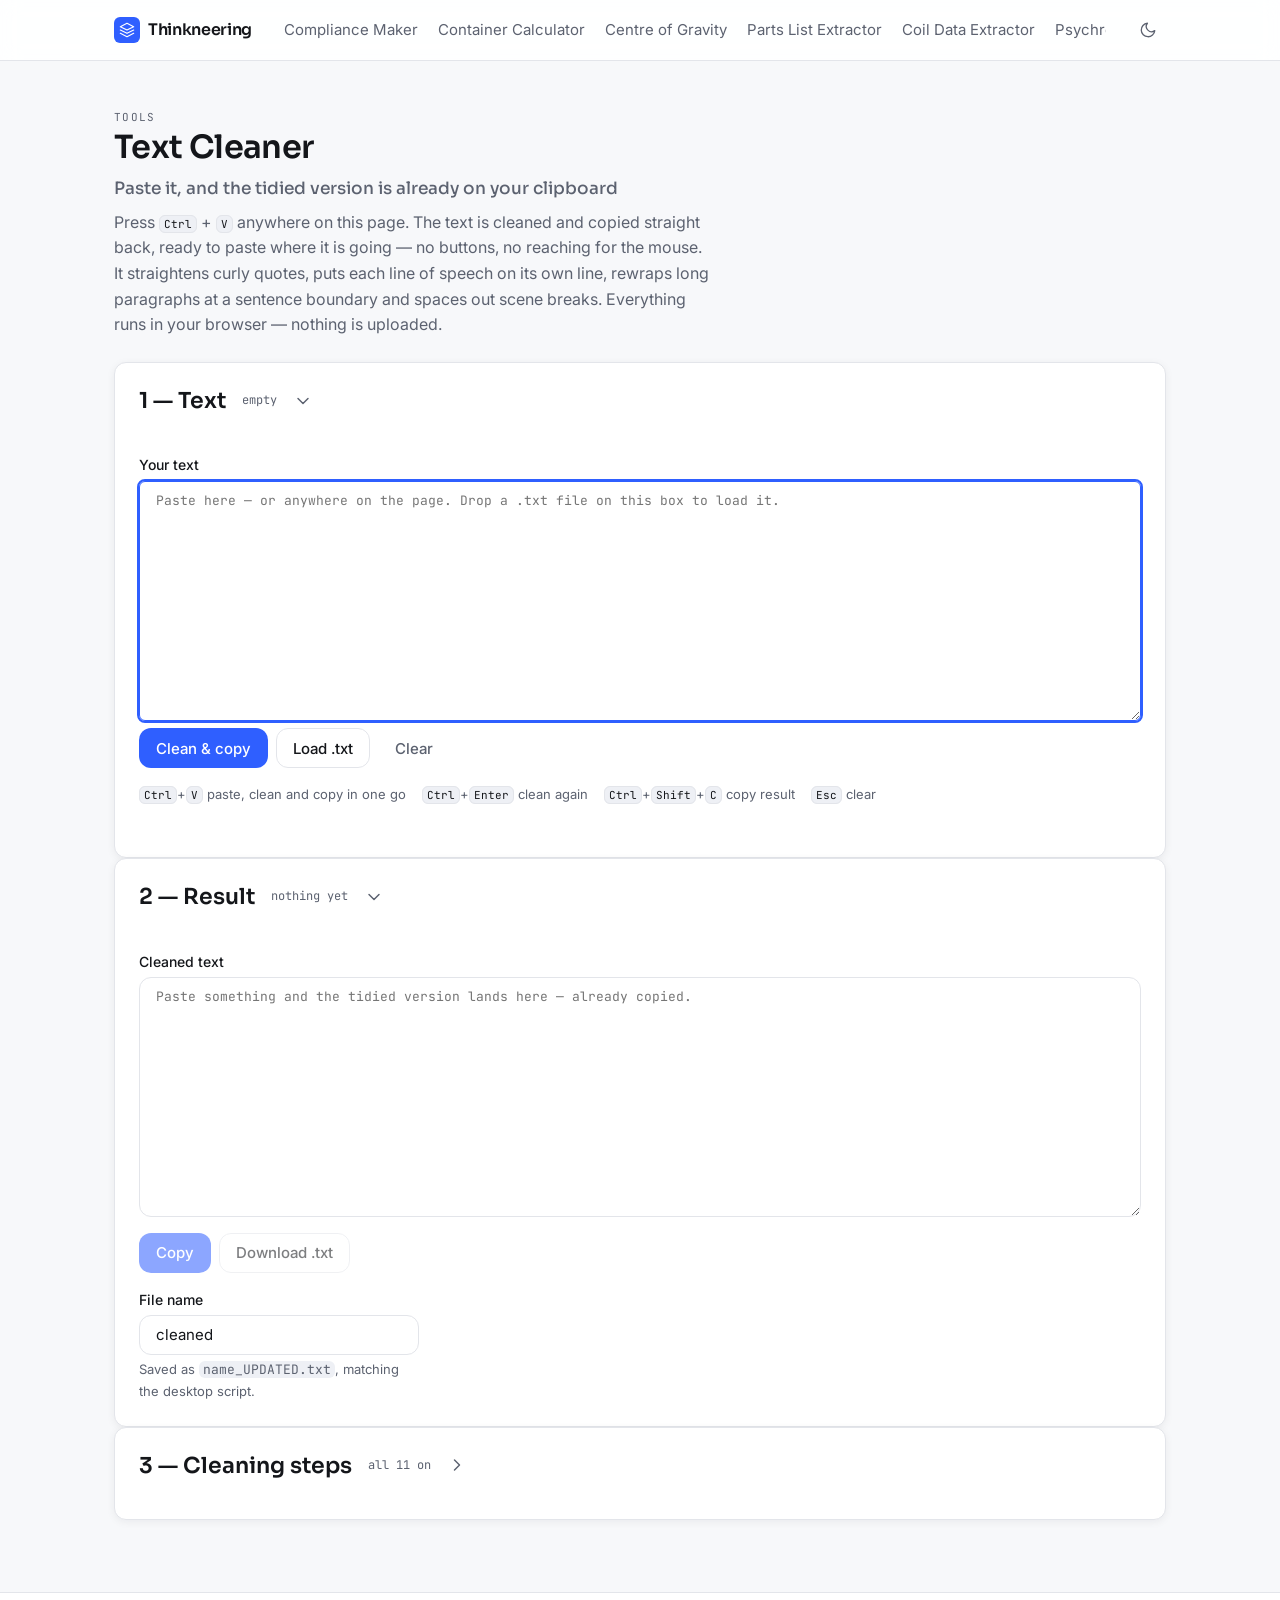
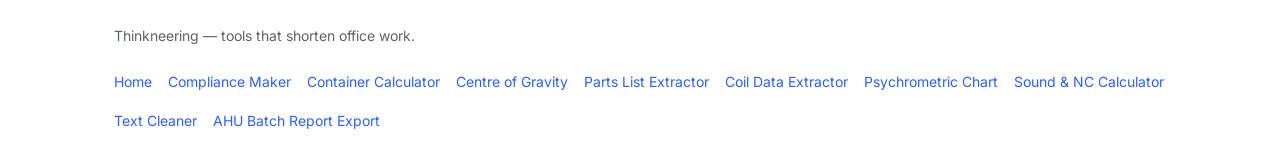
<file: tools/text-cleaner/index.html>
<!doctype html>
<html lang="en">
<head>
  <meta charset="utf-8">
  <meta name="viewport" content="width=device-width, initial-scale=1">
  <link rel="preconnect" href="https://fonts.googleapis.com">
  <link rel="preconnect" href="https://fonts.gstatic.com" crossorigin>
  <link href="https://fonts.googleapis.com/css2?family=Sora:wght@400;500;600&family=Inter:wght@400;500;600&family=JetBrains+Mono:wght@400;500&display=swap" rel="stylesheet">
  <link rel="stylesheet" href="../../assets/css/global.css">
  <link rel="stylesheet" href="styles.css">
  <title>Text Cleaner — Thinkneering</title>
  <meta name="description" content="Paste text and get it cleaned and copied back to your clipboard in one keystroke. Straightens quotes, breaks speech onto its own line, wraps long paragraphs. Runs entirely in your browser.">
</head>
<body>
  <a class="skip-link" href="#main">Skip to content</a>
  <header data-site-header></header>

  <main id="main" class="wrap">
    <div class="page-head">
      <p class="eyebrow">Tools</p>
      <h1>Text Cleaner</h1>
      <p class="page-head__lede">Paste it, and the tidied version is already on your clipboard</p>
      <p>Press <kbd class="tc-key">Ctrl</kbd>&nbsp;+&nbsp;<kbd class="tc-key">V</kbd> anywhere on this page.
         The text is cleaned and copied straight back, ready to paste where it is going — no buttons, no
         reaching for the mouse. It straightens curly quotes, puts each line of speech on its own line,
         rewraps long paragraphs at a sentence boundary and spaces out scene breaks. Everything runs in
         your browser — nothing is uploaded.</p>
    </div>

    <!-- 1 — Text -->
    <section class="panel" aria-labelledby="step-text">
      <div class="panel__head">
        <h2 class="tc-disclosure-head">
          <button type="button" class="tc-disclosure" data-disclosure aria-expanded="true" aria-controls="panel-text">
            <span class="tc-disclosure__label" id="step-text">1 &mdash; Text</span>
            <span class="tc-disclosure__meta" id="meta-text"></span>
            <span class="tc-disclosure__chevron" data-icon="chevron-down"></span>
          </button>
        </h2>
      </div>

      <div class="tc-body" id="panel-text">
        <div class="field">
          <label for="input">Your text</label>
          <textarea id="input" class="tc-pane" spellcheck="false"
                    placeholder="Paste here — or anywhere on the page. Drop a .txt file on this box to load it."></textarea>
        </div>

        <div class="toolbar" role="group" aria-label="Cleaning">
          <button type="button" class="btn btn--primary" id="btn-clean">Clean &amp; copy</button>
          <button type="button" class="btn btn--ghost" id="btn-file">Load .txt</button>
          <button type="button" class="btn btn--quiet" id="btn-clear">Clear</button>
        </div>
        <input type="file" id="file" accept=".txt,text/plain" class="sr-only">

        <p class="tc-shortcuts">
          <span><kbd class="tc-key">Ctrl</kbd>+<kbd class="tc-key">V</kbd> paste, clean and copy in one go</span>
          <span><kbd class="tc-key">Ctrl</kbd>+<kbd class="tc-key">Enter</kbd> clean again</span>
          <span><kbd class="tc-key">Ctrl</kbd>+<kbd class="tc-key">Shift</kbd>+<kbd class="tc-key">C</kbd> copy result</span>
          <span><kbd class="tc-key">Esc</kbd> clear</span>
        </p>
        <p class="tc-status" id="status" role="status" aria-live="polite"></p>
      </div>
    </section>

    <!-- 2 — Result -->
    <section class="panel" aria-labelledby="step-result">
      <div class="panel__head">
        <h2 class="tc-disclosure-head">
          <button type="button" class="tc-disclosure" data-disclosure aria-expanded="true" aria-controls="panel-result">
            <span class="tc-disclosure__label" id="step-result">2 &mdash; Result</span>
            <span class="tc-disclosure__meta" id="meta-result"></span>
            <span class="tc-disclosure__chevron" data-icon="chevron-down"></span>
          </button>
        </h2>
      </div>

      <div class="tc-body" id="panel-result">
        <div class="field">
          <label for="output">Cleaned text</label>
          <textarea id="output" class="tc-pane" spellcheck="false" readonly
                    placeholder="Paste something and the tidied version lands here — already copied."></textarea>
          <p class="hint" id="preview-note" hidden>
            Preview held back to keep things quick on text this long. The full result is on your clipboard
            and in the download.
            <button type="button" class="btn btn--quiet btn--sm" id="btn-preview">Show it anyway</button>
          </p>
        </div>
        <p class="tc-stats" id="stats"></p>

        <div class="toolbar" role="group" aria-label="Result">
          <button type="button" class="btn btn--primary" id="btn-copy" disabled>Copy</button>
          <button type="button" class="btn btn--ghost" id="btn-download" disabled>Download .txt</button>
        </div>

        <div class="field tc-narrow">
          <label for="filename">File name</label>
          <input type="text" id="filename" value="cleaned">
          <p class="hint">Saved as <span class="tc-code">name_UPDATED.txt</span>, matching the desktop script.</p>
        </div>
      </div>
    </section>

    <!-- 3 — Cleaning steps (closed by default) -->
    <section class="panel" aria-labelledby="step-settings">
      <div class="panel__head">
        <h2 class="tc-disclosure-head">
          <button type="button" class="tc-disclosure" data-disclosure aria-expanded="false" aria-controls="panel-settings">
            <span class="tc-disclosure__label" id="step-settings">3 &mdash; Cleaning steps</span>
            <span class="tc-disclosure__meta" id="meta-settings"></span>
            <span class="tc-disclosure__chevron" data-icon="chevron-down"></span>
          </button>
        </h2>
      </div>

      <div class="tc-body" id="panel-settings" hidden>
        <p class="muted tc-intro">
          The defaults suit most manuscripts, so open this only if something came out wrong.
          Changes apply straight away and are remembered on this computer for your next visit.
        </p>

        <div class="tc-group">
          <p class="tc-group__title">How it runs</p>
          <label class="tc-toggle">
            <input type="checkbox" id="opt-autopaste" checked>
            <span>Clean automatically when you paste</span>
          </label>
          <label class="tc-toggle">
            <input type="checkbox" id="opt-autocopy" checked>
            <span>Copy the result to the clipboard on every run</span>
          </label>
          <label class="tc-toggle">
            <input type="checkbox" id="opt-reselect" checked>
            <span>Select the input afterwards, so the next paste replaces it</span>
          </label>
        </div>

        <div class="tc-group">
          <p class="tc-group__title">Steps</p>
          <p class="hint tc-intro">
            Applied top to bottom, and the order matters — later steps assume the earlier ones have run.
          </p>
          <div id="steps"></div>

          <div class="field tc-narrow">
            <label for="maxlen">Wrap paragraphs longer than</label>
            <input type="number" id="maxlen" value="500" min="80" max="5000" step="20">
            <p class="hint">Characters. The break lands after the last full stop before this point, never mid-sentence.</p>
          </div>
        </div>

        <div class="toolbar tc-group">
          <button type="button" class="btn btn--quiet" id="btn-reset-steps">Restore defaults</button>
        </div>
      </div>
    </section>
  </main>

  <footer data-site-footer></footer>
  <script src="../../assets/js/global.js"></script>
  <script src="../../assets/js/reflow.js"></script>
  <script src="textcleaner.js"></script>
</body>
</html>
</file>
<file: assets/css/global.css>
/* Thinkneering — global.css (v2)
   Tokens marked [NEW] are additions proposed on top of the agreed set.
   Nothing outside this file may hardcode a colour, font or spacing value. */

:root {
  /* Colour */
  --color-bg: #f7f8fa;
  --color-surface: #ffffff;
  --color-primary: #2f5fff;
  --color-primary-dark: #1e3fcc;
  --color-accent: #00c2a8;
  --color-text: #14161a;
  --color-text-muted: #5c6270;
  --color-border: #e3e5ea;
  --color-success: #1fa971;
  --color-warning: #e0a100;
  --color-danger: #e0432f;

  /* [NEW] tint + depth values needed by the two-layer access UI */
  --color-surface-sunken: #eef0f5;
  --color-primary-tint: rgba(47, 95, 255, 0.08);
  --color-accent-tint: rgba(0, 194, 168, 0.12);
  --color-warning-tint: rgba(224, 161, 0, 0.12);
  --color-danger-tint: rgba(224, 67, 47, 0.10);
  --color-overlay: rgba(20, 22, 26, 0.45);

  /* Typography */
  --font-heading: 'Sora', sans-serif;
  --font-body: 'Inter', sans-serif;
  --font-mono: 'JetBrains Mono', monospace;

  /* Spacing */
  --space-1: 4px;
  --space-2: 8px;
  --space-3: 16px;
  --space-4: 24px;
  --space-5: 32px;
  --space-6: 48px;
  --space-7: 72px;   /* [NEW] section rhythm on marketing pages */

  /* Radius & shadow */
  --radius-sm: 6px;
  --radius-md: 12px;
  --radius-lg: 20px;                                  /* [NEW] hero + reader */
  --shadow-card: 0 2px 8px rgba(20, 22, 26, 0.06);
  --shadow-lifted: 0 10px 28px rgba(20, 22, 26, 0.10); /* [NEW] hover + modal */

  --maxw: 1100px;
  --maxw-wide: 1360px; /* [NEW] the two workbench screens (map, knowledge admin) */
  --maxw-read: 720px; /* [NEW] reader measure */

  /* [NEW] The page side gutter. Three page containers had grown their own
     copy of this value and two of them had drifted to --space-3 on mobile,
     so the knowledge and process-map screens sat 8px tighter than every
     other page. One token, referenced by every container, means they cannot
     drift apart again. The value is --space-4 per the design system. */
  --gutter: var(--space-4);
}

@media (prefers-color-scheme: dark) {
  :root:not([data-theme='light']) { color-scheme: dark; }
}
:root[data-theme='dark'], html[data-theme='dark'] {
  color-scheme: dark;
  --color-bg: #0f1115;
  --color-surface: #171a20;
  --color-surface-sunken: #1f232b;
  --color-text: #eef0f4;
  --color-text-muted: #98a0b0;
  --color-border: #2a2f39;
  --color-primary: #7d9bff;
  --color-primary-dark: #5c7fff;
  --color-primary-tint: rgba(125, 155, 255, 0.14);
  --shadow-card: 0 2px 8px rgba(0, 0, 0, 0.4);
  --shadow-lifted: 0 10px 28px rgba(0, 0, 0, 0.5);
  --color-overlay: rgba(0, 0, 0, 0.6);
}

/* ------------------------------------------------------------ base */
*, *::before, *::after { box-sizing: border-box; }
html { -webkit-text-size-adjust: 100%; }
body {
  margin: 0;
  background: var(--color-bg);
  color: var(--color-text);
  font-family: var(--font-body);
  font-size: 16px;
  line-height: 1.6;
  -webkit-font-smoothing: antialiased;
}
h1, h2, h3, h4 { font-family: var(--font-heading); font-weight: 600; line-height: 1.25; margin: 0; }
h1 { font-size: 2rem; letter-spacing: -0.02em; }
h2 { font-size: 1.375rem; letter-spacing: -0.01em; }
h3 { font-size: 1.0625rem; }
p { margin: 0; }
a { color: var(--color-primary); text-decoration: none; }
a:hover { text-decoration: underline; }
img { max-width: 100%; display: block; }
:focus-visible {
  outline: 2px solid var(--color-primary);
  outline-offset: 2px;
  border-radius: var(--radius-sm);
}
.sr-only {
  position: absolute; width: 1px; height: 1px; padding: 0; margin: -1px;
  overflow: hidden; clip: rect(0 0 0 0); white-space: nowrap; border: 0;
}
.skip-link {
  position: absolute; left: var(--space-3); top: -60px; z-index: 100;
  background: var(--color-surface); padding: var(--space-2) var(--space-3);
  border-radius: var(--radius-sm); box-shadow: var(--shadow-card);
}
.skip-link:focus { top: var(--space-3); }

.wrap { width: 100%; max-width: var(--maxw); margin: 0 auto; padding: 0 var(--gutter); }
.stack > * + * { margin-top: var(--space-3); }
.muted { color: var(--color-text-muted); }
.eyebrow {
  font-family: var(--font-mono); font-size: 0.6875rem; letter-spacing: 0.12em;
  text-transform: uppercase; color: var(--color-text-muted);
}

/* ---------------------------------------------------------- header */
.site-header {
  position: sticky; top: 0; z-index: 40;
  background: color-mix(in srgb, var(--color-surface) 88%, transparent);
  backdrop-filter: blur(10px);
  border-bottom: 1px solid var(--color-border);
}
.site-header__inner {
  display: flex; align-items: center; gap: var(--space-4);
  height: 60px; max-width: var(--maxw); margin: 0 auto; padding: 0 var(--gutter);
}
.brand {
  display: inline-flex; align-items: center; gap: var(--space-2);
  font-family: var(--font-heading); font-weight: 600; color: var(--color-text);
  letter-spacing: -0.02em; text-decoration: none; flex: none;
}
.brand:hover { text-decoration: none; }
.brand__mark {
  width: 26px; height: 26px; border-radius: var(--radius-sm);
  background: var(--color-primary); color: #fff;
  display: grid; place-items: center; font-size: 0.8125rem;
}
.site-nav { display: flex; gap: var(--space-1); flex: 1; min-width: 0; overflow-x: auto; scrollbar-width: none; }
.site-nav::-webkit-scrollbar { display: none; }
.site-nav a {
  padding: var(--space-1) var(--space-2); border-radius: var(--radius-sm);
  color: var(--color-text-muted); font-size: 0.9375rem; white-space: nowrap;
}
.site-nav a:hover { background: var(--color-surface-sunken); color: var(--color-text); text-decoration: none; }
.site-nav a[aria-current='page'] { color: var(--color-text); background: var(--color-primary-tint); }
.header-actions { display: flex; align-items: center; gap: var(--space-2); flex: none; }

/* ---------------------------------------------------------- footer */
.site-footer {
  margin-top: var(--space-7); border-top: 1px solid var(--color-border);
  background: var(--color-surface); padding: var(--space-5) 0;
}
.site-footer__inner {
  max-width: var(--maxw); margin: 0 auto; padding: 0 var(--gutter);
  display: flex; flex-wrap: wrap; gap: var(--space-4); justify-content: space-between;
  color: var(--color-text-muted); font-size: 0.875rem;
}
.site-footer nav { display: flex; gap: var(--space-3); flex-wrap: wrap; }

/* --------------------------------------------------------- buttons */
.btn {
  display: inline-flex; align-items: center; justify-content: center; gap: var(--space-2);
  font-family: var(--font-body); font-size: 0.9375rem; font-weight: 500;
  padding: var(--space-2) var(--space-3); min-height: 40px;
  border-radius: var(--radius-md); border: 1px solid transparent;
  background: var(--color-surface-sunken); color: var(--color-text);
  cursor: pointer; text-decoration: none; transition: background .15s, border-color .15s, transform .1s;
}
.btn:hover { text-decoration: none; }
.btn:active { transform: translateY(1px); }
.btn[disabled], .btn[aria-disabled='true'] { opacity: .55; cursor: not-allowed; }
.btn--primary { background: var(--color-primary); color: #fff; }
.btn--primary:hover { background: var(--color-primary-dark); }
.btn--ghost { background: transparent; border-color: var(--color-border); }
.btn--ghost:hover { background: var(--color-surface-sunken); }
.btn--quiet { background: transparent; color: var(--color-text-muted); }
.btn--quiet:hover { background: var(--color-surface-sunken); color: var(--color-text); }
.btn--danger { background: var(--color-danger-tint); color: var(--color-danger); }
.btn--sm { min-height: 32px; padding: var(--space-1) var(--space-2); font-size: 0.875rem; }
.btn--block { width: 100%; }
.btn svg { width: 18px; height: 18px; }

/* ----------------------------------------------------------- forms */
.field { display: block; }
.field + .field { margin-top: var(--space-3); }
.field > label, .label {
  display: block; font-size: 0.875rem; font-weight: 500;
  margin-bottom: var(--space-1); color: var(--color-text);
}
.hint { font-size: 0.8125rem; color: var(--color-text-muted); margin-top: var(--space-1); }
input[type='text'], input[type='email'], input[type='password'], input[type='number'],
input[type='url'], input[type='search'], select, textarea {
  width: 100%; font-family: var(--font-body); font-size: 0.9375rem;
  color: var(--color-text); background: var(--color-surface);
  border: 1px solid var(--color-border); border-radius: var(--radius-md);
  padding: var(--space-2) var(--space-3); min-height: 40px;
}
textarea { min-height: 120px; resize: vertical; line-height: 1.6; }
input:focus, select:focus, textarea:focus { border-color: var(--color-primary); outline-offset: 0; }
/* Fields laid out side by side. `.field + .field` adds a top margin for the
   normal stacked case; inside a row that same rule pushed every field after
   the first down by one space unit, so Product and Factory sat on different
   baselines. Cancel it here and align on the top edge, so labels of unequal
   length (one wraps, one does not) still leave the inputs level. */
.field-row { display: flex; gap: var(--space-3); flex-wrap: wrap; align-items: flex-start; }
.field-row > * { flex: 1 1 180px; }
.field-row > .field + .field { margin-top: 0; }

.segmented { display: inline-flex; background: var(--color-surface-sunken); border-radius: var(--radius-md); padding: var(--space-1); gap: var(--space-1); }
.segmented button {
  border: 0; background: transparent; color: var(--color-text-muted);
  font-family: var(--font-body); font-size: 0.875rem; font-weight: 500;
  padding: var(--space-1) var(--space-3); min-height: 32px;
  border-radius: var(--radius-sm); cursor: pointer;
}
.segmented button[aria-pressed='true'] { background: var(--color-surface); color: var(--color-text); box-shadow: var(--shadow-card); }

/* ----------------------------------------------------------- cards */
.panel {
  background: var(--color-surface); border: 1px solid var(--color-border);
  border-radius: var(--radius-md); box-shadow: var(--shadow-card); padding: var(--space-4);
}
.panel__head { display: flex; align-items: flex-start; justify-content: space-between; gap: var(--space-3); margin-bottom: var(--space-3); }

.grid { display: grid; gap: var(--space-3); grid-template-columns: repeat(auto-fill, minmax(260px, 1fr)); }

.card {
  position: relative; display: flex; flex-direction: column; gap: var(--space-2);
  background: var(--color-surface); border: 1px solid var(--color-border);
  border-radius: var(--radius-md); box-shadow: var(--shadow-card);
  padding: var(--space-4); color: var(--color-text); text-decoration: none;
  transition: box-shadow .18s, border-color .18s, transform .18s;
}
a.card:hover { text-decoration: none; box-shadow: var(--shadow-lifted); border-color: var(--color-primary); transform: translateY(-2px); }
.card__icon {
  width: 36px; height: 36px; border-radius: var(--radius-sm);
  background: var(--color-primary-tint); color: var(--color-primary);
  display: grid; place-items: center;
}
.card__icon svg { width: 20px; height: 20px; }
.card__title { font-family: var(--font-heading); font-weight: 600; font-size: 1rem; }
.card__desc { color: var(--color-text-muted); font-size: 0.875rem; }
.card__foot { margin-top: auto; padding-top: var(--space-2); display: flex; align-items: center; gap: var(--space-2); }
.card--locked { background: var(--color-surface-sunken); }
.card--locked .card__icon { background: var(--color-warning-tint); color: var(--color-warning); }

/* The access chip is the spine of the two-layer model: every card says
   plainly which layer it belongs to. */
.chip {
  display: inline-flex; align-items: center; gap: var(--space-1);
  font-family: var(--font-mono); font-size: 0.625rem; letter-spacing: 0.08em;
  text-transform: uppercase; padding: 2px var(--space-2);
  border-radius: 999px; border: 1px solid var(--color-border); color: var(--color-text-muted);
  white-space: nowrap;
}
.chip svg { width: 12px; height: 12px; }
.chip--free { color: var(--color-success); border-color: color-mix(in srgb, var(--color-success) 40%, transparent); }
.chip--auth { color: var(--color-warning); border-color: color-mix(in srgb, var(--color-warning) 40%, transparent); }
.chip--restricted { color: var(--color-primary); border-color: color-mix(in srgb, var(--color-primary) 40%, transparent); }
.chip--danger { color: var(--color-danger); border-color: color-mix(in srgb, var(--color-danger) 40%, transparent); }
.chip--solid { background: var(--color-primary); color: #fff; border-color: transparent; }

/* ------------------------------------------------------ page parts */
.page-head { padding: var(--space-6) 0 var(--space-4); }
.page-head h1 { margin-bottom: var(--space-2); }
.page-head p { color: var(--color-text-muted); max-width: 60ch; }
/* One-line restatement of what the page does, sitting between the h1 and the
   longer description. Heavier than body copy, lighter than a heading. */
.page-head__lede {
  font-family: var(--font-heading); font-size: 1.0625rem; font-weight: 500;
  color: var(--color-text); margin-bottom: var(--space-2);
}
main { padding-bottom: var(--space-6); }
.section-block { margin-top: var(--space-6); }
.section-block__head { display: flex; align-items: baseline; justify-content: space-between; gap: var(--space-3); margin-bottom: var(--space-3); }

/* The hero sits on `.wrap hero`, so it inherits the side gutter from `.wrap`.
   Setting `padding` as a shorthand here would reset left and right to zero —
   same specificity, later in the file — and the whole first screen would run
   edge to edge on a phone. Vertical padding is set on its own axis so the
   gutter survives. The same applies to any future class paired with `.wrap`. */
.hero { padding-top: var(--space-7); padding-bottom: var(--space-5); }
.hero h1 { font-size: clamp(1.75rem, 6vw, 2.75rem); max-width: 18ch; margin-bottom: var(--space-3); }
.hero p { font-size: 1.0625rem; color: var(--color-text-muted); max-width: 56ch; }
.hero__actions { display: flex; gap: var(--space-2); flex-wrap: wrap; margin-top: var(--space-4); }
.layer-strip {
  display: grid; gap: var(--space-3); grid-template-columns: repeat(auto-fit, minmax(240px, 1fr));
  margin-top: var(--space-5);
}
.layer {
  border: 1px solid var(--color-border); border-radius: var(--radius-lg);
  padding: var(--space-4); background: var(--color-surface);
}
.layer--member { border-color: var(--color-primary); background: var(--color-primary-tint); }
.layer h3 { margin-bottom: var(--space-2); }
.layer ul { margin: var(--space-2) 0 0; padding-left: var(--space-3); color: var(--color-text-muted); font-size: 0.9375rem; }

.notice {
  border: 1px solid var(--color-border); border-left: 3px solid var(--color-primary);
  background: var(--color-surface); border-radius: var(--radius-md);
  padding: var(--space-3) var(--space-4); display: flex; gap: var(--space-3); align-items: flex-start;
}
.notice--warning { border-left-color: var(--color-warning); }
.notice--danger { border-left-color: var(--color-danger); }
.notice--success { border-left-color: var(--color-success); }

.empty {
  text-align: center; padding: var(--space-6) var(--space-4);
  border: 1px dashed var(--color-border); border-radius: var(--radius-md); color: var(--color-text-muted);
}

/* ---------------------------------------------------------- tables */
.table-wrap { overflow-x: auto; border: 1px solid var(--color-border); border-radius: var(--radius-md); background: var(--color-surface); }
table.data { width: 100%; border-collapse: collapse; font-size: 0.9375rem; }
table.data th, table.data td { padding: var(--space-2) var(--space-3); text-align: left; border-bottom: 1px solid var(--color-border); vertical-align: middle; }
table.data th { font-family: var(--font-heading); font-weight: 600; font-size: 0.8125rem; color: var(--color-text-muted); background: var(--color-surface-sunken); position: sticky; top: 0; }
table.data tr:last-child td { border-bottom: 0; }
table.data td.num, table.data th.num { font-family: var(--font-mono); font-size: 0.875rem; }

/* ---------------------------------------------------------- toasts */
#toast-region { position: fixed; right: var(--space-3); bottom: var(--space-3); z-index: 90; display: flex; flex-direction: column; gap: var(--space-2); }
.toast {
  background: var(--color-surface); border: 1px solid var(--color-border);
  border-left: 3px solid var(--color-primary); border-radius: var(--radius-md);
  box-shadow: var(--shadow-lifted); padding: var(--space-3) var(--space-4); font-size: 0.9375rem; max-width: 320px;
}
.toast--error { border-left-color: var(--color-danger); }
.toast--success { border-left-color: var(--color-success); }

/* ---------------------------------------------------------- modals */
dialog.modal {
  border: 1px solid var(--color-border); border-radius: var(--radius-lg);
  box-shadow: var(--shadow-lifted); background: var(--color-surface); color: var(--color-text);
  padding: var(--space-4); width: min(560px, calc(100vw - var(--space-4) * 2)); max-height: 85vh;
}
dialog.modal::backdrop { background: var(--color-overlay); }
dialog.modal h2 { margin-bottom: var(--space-3); }
.modal__actions { display: flex; gap: var(--space-2); justify-content: flex-end; margin-top: var(--space-4); }

/* ----------------------------------------------------------- admin */
.admin-shell { display: grid; grid-template-columns: 220px 1fr; gap: var(--space-4); align-items: start; padding-top: var(--space-4); }
.admin-nav { position: sticky; top: 76px; display: flex; flex-direction: column; gap: var(--space-1); }
.admin-nav button {
  display: flex; align-items: center; gap: var(--space-2); width: 100%; text-align: left;
  border: 0; background: transparent; color: var(--color-text-muted);
  font-family: var(--font-body); font-size: 0.9375rem; padding: var(--space-2) var(--space-3);
  border-radius: var(--radius-md); cursor: pointer; min-height: 40px;
}
.admin-nav button:hover { background: var(--color-surface-sunken); color: var(--color-text); }
.admin-nav button[aria-current='true'] { background: var(--color-primary-tint); color: var(--color-primary); font-weight: 500; }
.admin-nav svg { width: 18px; height: 18px; }
/* Meter — a labelled fill bar. Lives here rather than in a tool stylesheet
   because two tools now draw one; the `cc-` prefix meant "container
   calculator" and was wrong the moment the second tool needed it. */
.meter { height: 8px; border-radius: 999px; background: var(--color-surface-sunken); overflow: hidden; }
.meter > span { display: block; height: 100%; background: var(--color-primary); border-radius: inherit; }
.meter > span.is-good { background: var(--color-success); }
.meter > span.is-warn { background: var(--color-warning); }
.meter > span.is-bad { background: var(--color-danger); }

/* Checkbox with a description underneath its label. */
.check { display: flex; align-items: flex-start; gap: var(--space-2); font-weight: 400; margin-bottom: 0; cursor: pointer; }
.check input { margin-top: 3px; flex: none; }
.check em { display: block; font-style: normal; font-size: 0.75rem; color: var(--color-text-muted); }

.stat-grid { display: grid; gap: var(--space-3); grid-template-columns: repeat(auto-fit, minmax(150px, 1fr)); }
.stat { background: var(--color-surface); border: 1px solid var(--color-border); border-radius: var(--radius-md); padding: var(--space-3) var(--space-4); box-shadow: var(--shadow-card); }
.stat__value { font-family: var(--font-heading); font-size: 1.75rem; font-weight: 600; line-height: 1.1; }
.stat__label { font-family: var(--font-mono); font-size: 0.6875rem; text-transform: uppercase; letter-spacing: 0.08em; color: var(--color-text-muted); margin-top: var(--space-1); }
.toolbar { display: flex; gap: var(--space-2); flex-wrap: wrap; align-items: center; margin-bottom: var(--space-3); }
.toolbar input[type='search'], .toolbar select { max-width: 220px; }
.tree-row { display: flex; align-items: center; gap: var(--space-2); padding: var(--space-2) var(--space-3); border-bottom: 1px solid var(--color-border); }
.tree-row--child { padding-left: var(--space-6); background: var(--color-surface-sunken); }
.tree-row__main { flex: 1; min-width: 0; }
.tree-row__title { font-weight: 500; }
.row-actions { display: flex; gap: var(--space-1); flex: none; }

/* ---------------------------------------------------------- reader */
.reader { display: grid; grid-template-columns: 260px 1fr; gap: var(--space-5); align-items: start; padding-top: var(--space-4); }
.reader__toc { position: sticky; top: 76px; max-height: calc(100vh - 100px); overflow-y: auto; }
.reader__toc ol { list-style: none; margin: var(--space-2) 0 0; padding: 0; counter-reset: ch; }
.reader__toc li { counter-increment: ch; }
.reader__toc a {
  display: flex; gap: var(--space-2); padding: var(--space-2); border-radius: var(--radius-sm);
  color: var(--color-text-muted); font-size: 0.9375rem;
}
.reader__toc a::before { content: counter(ch, decimal-leading-zero); font-family: var(--font-mono); font-size: 0.75rem; padding-top: 3px; opacity: .7; }
.reader__toc a:hover { background: var(--color-surface-sunken); color: var(--color-text); text-decoration: none; }
.reader__toc a[aria-current='true'] { background: var(--color-primary-tint); color: var(--color-primary); }
.reader__body { max-width: var(--maxw-read); font-size: 1.0625rem; line-height: 1.75; }
.reader__body > * + * { margin-top: var(--space-4); }
.reader__body h2 { font-size: 1.5rem; margin-top: var(--space-6); }
.reader__body h3 { font-size: 1.1875rem; margin-top: var(--space-5); }
.reader__body p { color: var(--color-text); }
.reader__body figure { margin: 0; }
.reader__body figcaption { font-size: 0.875rem; color: var(--color-text-muted); margin-top: var(--space-2); }
.reader__body img { border-radius: var(--radius-md); border: 1px solid var(--color-border); }
.reader__body blockquote {
  margin: 0; padding-left: var(--space-4); border-left: 3px solid var(--color-accent);
  font-size: 1.125rem; color: var(--color-text-muted);
}
.reader__body pre {
  background: var(--color-surface-sunken); border-radius: var(--radius-md);
  padding: var(--space-3); overflow-x: auto; font-family: var(--font-mono); font-size: 0.875rem;
}
.reader__body hr { border: 0; border-top: 1px solid var(--color-border); margin: var(--space-6) 0; }
.reader__nav { display: flex; justify-content: space-between; gap: var(--space-3); margin-top: var(--space-6); padding-top: var(--space-4); border-top: 1px solid var(--color-border); }
.chart { width: 100%; }
.chart text { font-family: var(--font-mono); font-size: 10px; fill: var(--color-text-muted); }

.paywall {
  border: 1px solid var(--color-border); border-radius: var(--radius-lg);
  background: var(--color-surface); box-shadow: var(--shadow-card);
  padding: var(--space-5); text-align: center;
}
.paywall .chip { margin-bottom: var(--space-3); }

/* ----------------------------------------------------------- auth pages */
.auth-wrap { max-width: 420px; margin: var(--space-7) auto; padding: 0 var(--gutter); }
.auth-wrap .panel { padding: var(--space-5); }


/* ------------------------------------------------- reader controls (v3) */
.read-progress {
  position: sticky; top: 60px; z-index: 30; height: 3px;
  background: var(--color-border);
}
.read-progress span { display: block; height: 100%; width: 0; background: var(--color-primary); transition: width .1s linear; }

.reader__bar {
  display: flex; align-items: center; gap: var(--space-2); flex-wrap: wrap;
  padding: var(--space-2) 0 var(--space-3); margin-bottom: var(--space-3);
  border-bottom: 1px solid var(--color-border);
}
.reader__bar-group { display: inline-flex; align-items: center; gap: var(--space-1); }
.reader--wide .reader__body { max-width: 900px; }
.reader--no-toc { grid-template-columns: 1fr; }
.reader--no-toc .reader__toc { display: none; }

/* Full screen: drop every piece of site chrome and centre the column. */
body.is-reading .site-header,
body.is-reading .site-footer,
body.is-reading .reader__toc { display: none; }
body.is-reading .read-progress { top: 0; }
body.is-reading .reader { grid-template-columns: 1fr; padding-top: var(--space-4); }
body.is-reading .reader__body { margin: 0 auto; }
body.is-reading main { padding-bottom: var(--space-7); }

/* ------------------------------------------------ markdown editor (v3) */
.md-input {
  width: 100%; min-height: 60vh; resize: vertical;
  font-family: var(--font-mono); font-size: 0.875rem; line-height: 1.7;
  tab-size: 2;
}
.reader__body code {
  font-family: var(--font-mono); font-size: 0.875em;
  background: var(--color-surface-sunken); padding: 1px var(--space-1); border-radius: var(--radius-sm);
}
.reader__body pre code { background: none; padding: 0; }


/* ---------------------------------------------------- home page (v4) */
.hero h1 em {
  font-style: normal; color: var(--color-primary);
}
.hero__lede { font-size: 1.125rem; color: var(--color-text-muted); max-width: 52ch; }
.layer h3 { margin-top: var(--space-2); }
.layer .chip { margin-bottom: var(--space-1); }

/* Flagship block: copy on the left, the three steps as a numbered rail. */
.feature {
  display: grid; gap: var(--space-5); grid-template-columns: 1.1fr 1fr;
  align-items: center; margin-top: var(--space-6);
  background: var(--color-surface); border: 1px solid var(--color-border);
  border-radius: var(--radius-lg); box-shadow: var(--shadow-card);
  padding: var(--space-5);
}
.feature h2 { font-size: 1.75rem; margin: var(--space-1) 0 var(--space-2); }
.steps { list-style: none; margin: 0; padding: 0; display: grid; gap: var(--space-3); }
.steps li {
  display: grid; grid-template-columns: auto 1fr; gap: var(--space-1) var(--space-3);
  align-items: baseline; padding-bottom: var(--space-3);
  border-bottom: 1px solid var(--color-border);
}
.steps li:last-child { border-bottom: 0; padding-bottom: 0; }
.steps__n {
  grid-row: span 2; font-family: var(--font-mono); font-size: 1.25rem;
  color: var(--color-primary); opacity: .7;
}
.steps__t { font-family: var(--font-heading); font-weight: 600; }
.steps__d { grid-column: 2; color: var(--color-text-muted); font-size: 0.9375rem; }

/* Editorial index — deliberately not the card grid used on section pages. */
.index-list { border-top: 1px solid var(--color-border); }
.index-row {
  display: grid; grid-template-columns: auto 1fr auto auto;
  gap: var(--space-3); align-items: center;
  padding: var(--space-4) var(--space-2);
  border-bottom: 1px solid var(--color-border);
  color: var(--color-text); text-decoration: none;
  transition: background .15s, padding-left .15s;
}
.index-row:hover, .index-row:focus-visible {
  text-decoration: none; background: var(--color-surface); padding-left: var(--space-4);
}
.index-row__n {
  font-family: var(--font-mono); font-size: 0.8125rem;
  color: var(--color-text-muted); opacity: .6;
}
.index-row__main { display: grid; gap: 2px; min-width: 0; }
.index-row__title { font-family: var(--font-heading); font-weight: 600; font-size: 1.25rem; letter-spacing: -0.01em; }
.index-row__desc { color: var(--color-text-muted); font-size: 0.9375rem; }
.index-row__go { color: var(--color-text-muted); opacity: 0; transform: translateX(-4px); transition: opacity .15s, transform .15s; }
.index-row:hover .index-row__go, .index-row:focus-visible .index-row__go { opacity: 1; transform: none; }
.index-row--locked .index-row__title { color: var(--color-text-muted); }

@media (max-width: 720px) {
  .feature { grid-template-columns: 1fr; padding: var(--space-4); }
  .index-row { grid-template-columns: auto 1fr; }
  .index-row__meta { grid-column: 2; }
  .index-row__go { display: none; }
}

/* ------------------------------------------------------- responsive */
@media (max-width: 860px) {
  .admin-shell, .reader { grid-template-columns: 1fr; }
  .admin-nav { position: static; flex-direction: row; overflow-x: auto; }
  .reader__toc { position: static; max-height: none; }
}
@media (max-width: 560px) {
  .site-header__inner { gap: var(--space-2); }
  .site-nav { order: 3; width: 100%; }
  h1 { font-size: 1.625rem; }
  .panel, .card { padding: var(--space-3); }
  /* 72px of dead space above the first line costs a third of a phone screen
     before a word is read. The desktop rhythm is kept; the phone one is not. */
  .hero { padding-top: var(--space-5); padding-bottom: var(--space-4); }
  .page-head { padding-top: var(--space-5); }
}
@media (prefers-reduced-motion: reduce) {
  * { transition: none !important; animation: none !important; }
}

/* ------------------------------------------- HVAC chart tokens (v7) */
/* Categorical series colours for engineering charts. Semantic tokens
   (--color-danger etc.) carry the wrong meaning on a chart series, so
   these are a separate scale. Dark variants mirror the site's existing
   explicit [data-theme='dark'] pattern. */
:root {
  --chart-1: #2f5fff;
  --chart-2: #00c2a8;
  --chart-3: #e0a100;
  --chart-4: #8b5cf6;
  --chart-5: #e0432f;
  --chart-6: #1fa971;
  --chart-7: #ec4899;
  --chart-8: #5c6270;
  --chart-grid: rgba(20, 22, 26, 0.10);
  --chart-sensible: #2f5fff;
  --chart-latent: #00c2a8;
}
:root[data-theme='dark'], html[data-theme='dark'] {
  --chart-1: #7d9bff;
  --chart-2: #3ddbc4;
  --chart-3: #f0be3d;
  --chart-4: #a78bfa;
  --chart-5: #f4705d;
  --chart-6: #4ec894;
  --chart-7: #f472b6;
  --chart-8: #98a0b0;
  --chart-grid: rgba(238, 240, 244, 0.10);
  --chart-sensible: #7d9bff;
  --chart-latent: #3ddbc4;
}
</file>
<file: tools/ahu-report-batch/styles.css>
/* AHU Batch Report Export — page-specific styles.
   Layout, panels, buttons, steps and the notice all come from global.css.
   What is left here is the source listing and a few inline bits that have no
   global equivalent. Tokens only; no raw values. */

.arb-panel { margin-bottom: var(--space-4); }

.arb-notice { margin-bottom: var(--space-4); }
.arb-notice p { margin: 0; }
.arb-notice p + p { margin-top: var(--space-1); }

/* The notice component lays its children out in a row, so the icon needs to
   stop itself being squeezed by the text block beside it. */
.arb-notice__icon {
  flex: none;
  display: inline-flex;
  color: var(--color-primary);
}

/* Inline literal — file names, element IDs, domains. Matches the treatment
   .tc-code gives the same job in Text Cleaner. */
.arb-code {
  font-family: var(--font-mono);
  font-size: 0.875em;
  background: var(--color-surface-sunken);
  border-radius: var(--radius-sm);
  padding: 0 var(--space-1);
}

.arb-list {
  margin: 0;
  padding-left: var(--space-4);
  display: grid;
  gap: var(--space-2);
  color: var(--color-text-muted);
}

.arb-list strong { color: var(--color-text); font-weight: 500; }

/* Capped so a 700-line script does not push the rest of the page out of reach.
   Scrolls on its own, and is focusable so the keyboard can reach the scroll. */
.arb-source {
  font-family: var(--font-mono);
  font-size: 0.8125rem;
  line-height: 1.7;
  max-height: 420px;
  overflow: auto;
  margin: var(--space-3) 0 0;
  padding: var(--space-3);
  background: var(--color-surface-sunken);
  border: 1px solid var(--color-border);
  border-radius: var(--radius-sm);
  color: var(--color-text);
  white-space: pre;
  tab-size: 2;
}

@media (max-width: 560px) {
  .arb-source { font-size: 0.75rem; max-height: 280px; }
}
</file>
<file: tools/centre-of-gravity/styles.css>
/* Centre of gravity calculator — tool-specific styles only.
   Layout, panels, buttons, fields, tables, chips, notices, stats and the
   segmented control all come from global.css. Nothing here hardcodes a colour,
   font or spacing value; every rule below exists because global.css has no
   equivalent. */

.cog-panel { margin-top: var(--space-4); }

/* `hidden` is a user-agent rule and loses to any author rule that sets
   `display`, so the empty states below need this guard. */
[hidden] { display: none !important; }

.cog-toolbar select { max-width: 260px; }

/* Pushes the file actions to the right of the preset picker on wide screens
   and does nothing once the toolbar wraps. */
.cog-toolbar__gap { flex: 1 1 var(--space-3); }

.cog-hint { margin-bottom: var(--space-3); max-width: 68ch; }

.cog-fields {
  display: grid;
  gap: var(--space-3);
  grid-template-columns: repeat(auto-fit, minmax(210px, 1fr));
}

/* .field + .field adds a top margin; inside a grid the gap already spaces them. */
.cog-fields .field + .field { margin-top: 0; }

.cog-fields--options { margin-top: var(--space-4); align-items: start; }

.cog-envelope,
.cog-generator {
  border: 1px solid var(--color-border);
  border-radius: var(--radius-md);
  padding: var(--space-3);
  margin: var(--space-4) 0 0;
}

.cog-envelope legend,
.cog-generator legend {
  padding-inline: var(--space-2);
  font-family: var(--font-heading);
  font-weight: 600;
  font-size: 0.9375rem;
}

.cog-generator { margin-bottom: var(--space-4); }
.cog-generate { margin-top: var(--space-3); }

.cog-actions { display: flex; gap: var(--space-2); flex-wrap: wrap; }

.cog-subhead {
  font-family: var(--font-heading);
  font-size: 1rem;
  font-weight: 600;
  margin: var(--space-5) 0 var(--space-2);
}

/* ------------------------------------------------------------ tables */

/* Ten columns of numbers do not need to be full width each; keeping the inputs
   narrow is what lets the whole row stay readable inside .table-wrap. */
.cog-parts input[type='number'],
.cog-supports input[type='number'] { min-width: 88px; }

.cog-parts input[type='text'] { min-width: 140px; }

.cog-parts td,
.cog-supports td { padding-block: var(--space-1); }

/* An excluded row is still editable, so it dims rather than greys out. */
.cog-parts tr[data-off='true'] { opacity: 0.5; }

.cog-swatch {
  display: inline-block;
  width: 10px;
  height: 10px;
  margin-left: var(--space-2);
  border-radius: var(--radius-sm);
  border: 1px solid var(--color-border);
  vertical-align: middle;
}

.cog-include { display: flex; align-items: center; }

/* ------------------------------------------------------------ viewer */

.cog-viewer {
  margin-top: var(--space-4);
  border: 1px solid var(--color-border);
  border-radius: var(--radius-md);
  overflow: hidden;
  background: var(--color-surface);
}

.cog-viewer__bar {
  display: flex;
  flex-wrap: wrap;
  gap: var(--space-3);
  justify-content: space-between;
  align-items: center;
  padding: var(--space-2) var(--space-3);
  border-bottom: 1px solid var(--color-border);
  background: var(--color-surface-sunken);
}

.cog-viewer__toggles {
  display: flex;
  flex-wrap: wrap;
  gap: var(--space-3);
  align-items: center;
}

.cog-viewer__toggles .check {
  font-size: 0.875rem;
  color: var(--color-text-muted);
  align-items: center;
}

.cog-viewer__toggles .check input { margin-top: 0; }

.cog-canvas {
  position: relative;
  width: 100%;
  aspect-ratio: 16 / 10;
  min-height: 280px;
  max-height: 68vh;
}

.cog-canvas canvas {
  display: block;
  width: 100%;
  height: 100%;
  /* Without this the browser scrolls the page instead of passing the drag to
     the orbit handler on touch devices. */
  touch-action: none;
  cursor: grab;
}

.cog-canvas canvas:active { cursor: grabbing; }

.cog-canvas canvas:focus-visible {
  outline: 2px solid var(--color-primary);
  outline-offset: -2px;
}

.cog-viewer__help {
  margin: 0;
  padding: var(--space-2) var(--space-3);
  border-top: 1px solid var(--color-border);
}

/* ------------------------------------------------------------ results */

.cog-notices { margin-top: var(--space-4); display: block; }
.cog-notices ul { margin: 0; padding-left: var(--space-4); }
.cog-notices li + li { margin-top: var(--space-1); }

.cog-stability { max-width: 68ch; }

.cog-notes {
  margin: 0;
  padding-left: var(--space-4);
  color: var(--color-text-muted);
  max-width: 72ch;
}

.cog-notes li + li { margin-top: var(--space-2); }

/* ------------------------------------------------------------ print */

@media print {
  .cog-toolbar,
  .cog-actions,
  .cog-generator,
  .cog-viewer__bar,
  .cog-viewer__help { display: none !important; }

  .cog-panel { box-shadow: none; break-inside: avoid; }
  .cog-canvas { max-height: none; }
}
</file>
<file: tools/container-calculator/styles.css>
/* Container & trailer calculator — tool-specific styles only.
   Layout, panels, buttons, fields, tables, notices and the segmented control
   all come from global.css. Nothing here hardcodes a colour, font or spacing
   value; every rule below exists because global.css has no equivalent. */

.cc-panel { margin-top: var(--space-4); }

/* ---------------------------------------------------------- setup */

/* `hidden` is a user-agent rule and loses to any author rule that sets
   `display`. Without this guard, .cc-fields and .cc-rules below silently
   un-hide the custom-dimension and pallet blocks that the markup and the JS
   both believe are hidden — which is exactly why a 40 ft HC showed a set of
   12.0 x 2.4 x 3.3 trailer fields underneath it. */
[hidden] { display: none !important; }

.cc-fields {
  display: grid;
  gap: var(--space-3);
  grid-template-columns: repeat(auto-fit, minmax(220px, 1fr));
}

.cc-fields + .cc-fields { margin-top: var(--space-3); }

/* .field + .field adds a top margin; inside a grid the gap already spaces them. */
.cc-fields .field + .field { margin-top: 0; }

.cc-rules {
  display: grid;
  gap: var(--space-3);
  grid-template-columns: repeat(auto-fit, minmax(220px, 1fr));
  align-items: start;
  border: 1px solid var(--color-border);
  border-radius: var(--radius-md);
  padding: var(--space-3);
  margin: var(--space-4) 0 0;
}

.cc-rules legend {
  padding-inline: var(--space-2);
  font-size: 0.875rem;
  font-weight: 500;
}




/* ---------------------------------------------------------- cargo */

.cc-count {
  margin: 0;
  font-family: var(--font-mono);
  font-size: 0.8125rem;
  color: var(--color-text-muted);
  white-space: nowrap;
}

.cc-actions {
  display: flex;
  gap: var(--space-2);
  flex-wrap: wrap;
}

.cc-units {
  display: flex;
  flex-wrap: wrap;
  align-items: center;
  gap: var(--space-2);
  margin-bottom: var(--space-3);
  font-size: 0.875rem;
}

.cc-notice { margin-top: var(--space-3); }

/* Editable cells: inputs sit flush until hovered or focused. */
.cc-cargo { min-width: 760px; }

.cc-cargo td { padding: var(--space-1) var(--space-2); }

.cc-cargo input[type='text'],
.cc-cargo input[type='number'] {
  min-height: 36px;
  padding: var(--space-1) var(--space-2);
  font-size: 0.875rem;
  border-color: transparent;
  background: transparent;
}

.cc-cargo input:hover,
.cc-cargo input:focus {
  border-color: var(--color-border);
  background: var(--color-surface);
}

.cc-cargo input[type='number'] {
  text-align: right;
  font-family: var(--font-mono);
  min-width: 96px;
}

.cc-cargo td:first-child input { min-width: 190px; }

.cc-cargo input[type='checkbox'] {
  width: 18px;
  height: 18px;
  accent-color: var(--color-primary);
}

.cc-swatch {
  display: inline-block;
  width: 10px;
  height: 10px;
  border-radius: var(--radius-sm);
  margin-right: var(--space-2);
  vertical-align: middle;
  flex: none;
}

/* ---------------------------------------------------------- results */

.cc-section { margin-top: var(--space-5); }

.cc-section > h3 {
  font-size: 1rem;
  margin-bottom: var(--space-3);
}

.cc-load {
  border: 1px solid var(--color-border);
  border-radius: var(--radius-md);
  box-shadow: var(--shadow-card);
  background: var(--color-surface);
  padding: var(--space-3);
  margin-top: var(--space-3);
}

.cc-load > header {
  display: flex;
  flex-wrap: wrap;
  gap: var(--space-2) var(--space-3);
  align-items: baseline;
  justify-content: space-between;
  margin-bottom: var(--space-3);
}

.cc-load h4 {
  font-family: var(--font-heading);
  font-size: 0.9375rem;
  font-weight: 600;
  margin: 0;
}

.cc-load-stats {
  display: flex;
  flex-wrap: wrap;
  gap: var(--space-3);
  font-family: var(--font-mono);
  font-size: 0.75rem;
  color: var(--color-text-muted);
}

.cc-views {
  display: grid;
  gap: var(--space-3);
}

.cc-views figure { margin: 0; }

.cc-views figcaption {
  font-family: var(--font-mono);
  font-size: 0.6875rem;
  text-transform: uppercase;
  letter-spacing: 0.08em;
  color: var(--color-text-muted);
  margin-bottom: var(--space-1);
}

.cc-views svg {
  display: block;
  width: 100%;
  height: auto;
  background: var(--color-surface);
  border: 1px solid var(--color-border);
  border-radius: var(--radius-sm);
}

.cc-meters {
  display: grid;
  gap: var(--space-2);
  margin-top: var(--space-3);
}

.cc-meter {
  display: grid;
  grid-template-columns: 110px 1fr auto;
  gap: var(--space-2);
  align-items: center;
  font-size: 0.8125rem;
  color: var(--color-text-muted);
}




.cc-meter .cc-val {
  font-family: var(--font-mono);
  color: var(--color-text);
  white-space: nowrap;
}

.cc-pieces {
  margin-top: var(--space-3);
  border-top: 1px solid var(--color-border);
  padding-top: var(--space-2);
}

.cc-pieces summary {
  cursor: pointer;
  font-size: 0.875rem;
  color: var(--color-primary);
  padding: var(--space-1) 0;
}

.cc-pieces .table-wrap { margin-top: var(--space-2); }

/* The current vehicle's row in the comparison table. */
.cc-current td {
  background: var(--color-primary-tint);
  font-weight: 600;
}

.cc-legend {
  display: flex;
  flex-wrap: wrap;
  gap: var(--space-2) var(--space-3);
  margin-top: var(--space-4);
  font-size: 0.75rem;
  color: var(--color-text-muted);
}

.cc-legend span {
  display: inline-flex;
  align-items: center;
  gap: var(--space-1);
}

.cc-legend i {
  width: 10px;
  height: 10px;
  border-radius: var(--radius-sm);
  display: inline-block;
}

.cc-notes {
  margin: 0;
  padding-left: var(--space-4);
  color: var(--color-text-muted);
  font-size: 0.9375rem;
}

.cc-notes li + li { margin-top: var(--space-2); }

@media (min-width: 900px) {
  .cc-views { grid-template-columns: 1fr 1fr; }
  .cc-views .cc-view--full { grid-column: 1 / -1; }
}

/* The headline stat — vehicle count — is the one figure people came for. */
.cc-headline { color: var(--color-primary); }

/* ------------------------------------------------------------------ *
 * Run control
 *
 * The Calculate button is the only thing that starts a pack, so it sits
 * on its own row under the cargo list rather than among the import and
 * example buttons in the toolbar above.
 * ------------------------------------------------------------------ */

.cc-run {
  margin-top: var(--space-3);
  padding-top: var(--space-3);
  border-top: 1px solid var(--color-border);
  align-items: center;
}

.cc-run__note {
  font-size: 0.8125rem;
  color: var(--color-text-muted);
}

/* Results that no longer match the cargo list are dimmed rather than
   cleared: the previous answer is still worth reading while the new one
   is being set up, but it must not look current. */
#results.is-stale {
  opacity: 0.5;
  transition: opacity .15s;
}

/* Calculate is the one control that starts work, so it is sized to be found
   without hunting — larger text and padding than a normal .btn. */
#run-btn {
  font-size: 1.0625rem;
  padding: var(--space-3) var(--space-5);
  border-radius: var(--radius-md);
}

@media (max-width: 560px) {
  /* Full width on a phone: it is the primary action of the page. */
  #run-btn { width: 100%; }
  .cc-run { flex-direction: column; align-items: stretch; }
  .cc-run__note { text-align: center; }
}

/* Custom pallet dimensions: four short numeric fields, label above each,
   packed tighter than a normal .field stack. */
.cc-pallet-custom {
  display: grid;
  grid-template-columns: repeat(auto-fit, minmax(120px, 1fr));
  gap: var(--space-2);
  align-items: end;
}
.cc-pallet-custom label { margin-bottom: 0; }

.cc-pallet-note { grid-column: 1 / -1; }
.cc-pallet-note.is-warn { color: var(--color-warning); }

/* ------------------------------------------------------------------ *
 * Progress
 *
 * Replaces the Calculate button while a pack runs, in the same spot, so
 * the eye does not have to hunt for the thing that changed.
 * ------------------------------------------------------------------ */

.cc-progress {
  margin-top: var(--space-3);
  padding-top: var(--space-3);
  border-top: 1px solid var(--color-border);
}

.cc-progress__row {
  display: flex;
  align-items: center;
  gap: var(--space-3);
}

.cc-progress .meter { flex: 1 1 auto; }

.cc-progress__pct {
  font-family: var(--font-mono);
  font-size: 0.875rem;
  min-width: 4ch;               /* stops the row jittering as digits change */
  text-align: right;
}

.cc-progress__text {
  margin-top: var(--space-2);
  font-size: 0.8125rem;
  color: var(--color-text-muted);
}

/* The fill is driven from JS in whole percent; the transition smooths the
   step between updates so it reads as motion rather than a stutter. */
.cc-progress #progress-fill { transition: width .12s linear; }

@media (prefers-reduced-motion: reduce) {
  .cc-progress #progress-fill { transition: none; }
}

@media (max-width: 560px) {
  .cc-progress__row { flex-wrap: wrap; }
  .cc-progress .meter { flex: 1 1 100%; order: -1; }
}

/* Pallet mix-and-match list. A scrollable checkbox group rather than a
   multi-select: multi-selects are near-unusable on a phone and hide the
   per-pallet detail that decides which ones you tick. */
.cc-pallet-pick__label {
  display: block;
  font-weight: 500;
  margin-bottom: var(--space-2);
}

.cc-pallet-list {
  border: 1px solid var(--color-border);
  border-radius: var(--radius-sm);
  padding: var(--space-2);
  max-height: 260px;
  overflow-y: auto;
  background: var(--color-surface);
}

.cc-pallet-group {
  font-family: var(--font-mono);
  font-size: 0.6875rem;
  letter-spacing: 0.06em;
  text-transform: uppercase;
  color: var(--color-text-muted);
  margin: var(--space-2) 0 var(--space-1);
}
.cc-pallet-group:first-child { margin-top: 0; }

.cc-pallet-opt {
  display: flex;
  align-items: flex-start;
  gap: var(--space-2);
  padding: var(--space-1) var(--space-1);
  border-radius: var(--radius-sm);
  cursor: pointer;
  font-weight: 400;
  margin-bottom: 0;
}
.cc-pallet-opt:hover { background: var(--color-surface-sunken); }
.cc-pallet-opt input { margin-top: 3px; flex: none; }
.cc-pallet-opt em {
  display: block;
  font-style: normal;
  font-size: 0.75rem;
  color: var(--color-text-muted);
}

/* Keyboard users must be able to see which row they are on. */
.cc-pallet-opt:focus-within { outline: 2px solid var(--color-primary); outline-offset: -2px; }
</file>
<file: tools/parts-extractor/styles.css>
/* Parts List Extractor — tool-scoped styles only.
   Anything reusable belongs in global.css. */

.pe-drop {
  border: 2px dashed var(--color-border);
  border-radius: var(--radius-md);
  padding: var(--space-6) var(--space-4);
  text-align: center;
  cursor: pointer;
  background: var(--color-surface);
  transition: border-color .15s, background-color .15s;
}
.pe-drop:hover,
.pe-drop.is-dragover {
  border-color: var(--color-primary);
  background: var(--color-primary-tint);
}
.pe-drop__title { font-family: var(--font-heading); font-weight: 600; margin-bottom: var(--space-1); }
.pe-drop__hint { color: var(--color-text-muted); font-size: 0.8125rem; margin: 0; }

.pe-files { list-style: none; margin: var(--space-3) 0 0; padding: 0; }

.pe-file {
  display: flex;
  align-items: center;
  gap: var(--space-3);
  padding: var(--space-2);
  border: 1px solid var(--color-border);
  border-radius: var(--radius-sm);
  margin-bottom: var(--space-2);
  background: var(--color-surface);
}
.pe-file__name {
  flex: 1 1 auto;
  min-width: 0;
  overflow-wrap: anywhere;   /* long workbook names have no spaces to break on */
  font-size: 0.875rem;
}
.pe-file__size {
  font-family: var(--font-mono);
  font-size: 0.75rem;
  color: var(--color-text-muted);
  flex: none;
}

.pe-check { margin-bottom: var(--space-3); }

.pe-run {
  margin-top: var(--space-3);
  padding-top: var(--space-3);
  border-top: 1px solid var(--color-border);
  align-items: center;
}
.pe-run__note { font-size: 0.8125rem; color: var(--color-text-muted); }

/* Extract is the only control that starts work, so it is sized to be found. */
#run-btn { font-size: 1.0625rem; padding: var(--space-3) var(--space-5); }

.pe-progress { margin-top: var(--space-3); }
.pe-progress__row { display: flex; align-items: center; gap: var(--space-3); }
.pe-progress .meter { flex: 1 1 auto; }
.pe-progress__pct {
  font-family: var(--font-mono);
  font-size: 0.875rem;
  min-width: 4ch;            /* stops the row jittering as digits change */
  text-align: right;
}
.pe-progress__text { margin-top: var(--space-2); font-size: 0.8125rem; color: var(--color-text-muted); }
.pe-progress #progress-fill { transition: width .12s linear; }

@media (prefers-reduced-motion: reduce) {
  .pe-progress #progress-fill { transition: none; }
}

/* The log is long and mostly uneventful, so the rows that need attention are
   tinted rather than left for the eye to find. */
.pe-log { font-size: 0.8125rem; }
.pe-log tr.is-warn td { background: color-mix(in srgb, var(--color-warning) 10%, transparent); }
.pe-log tr.is-bad td { background: color-mix(in srgb, var(--color-danger) 12%, transparent); }
.pe-log td:nth-child(3) { font-family: var(--font-mono); text-align: right; }

@media (max-width: 560px) {
  #run-btn { width: 100%; }
  .pe-run { flex-direction: column; align-items: stretch; }
  .pe-progress__row { flex-wrap: wrap; }
  .pe-progress .meter { flex: 1 1 100%; order: -1; }
  .pe-file { flex-wrap: wrap; }
}

/* The optional map picker is secondary to the main dropzone, so it is shorter
   and does not compete for attention. */
.pe-drop--slim { padding: var(--space-4) var(--space-3); }

.pe-optional {
  font-family: var(--font-mono);
  font-size: 0.6875rem;
  letter-spacing: 0.06em;
  text-transform: uppercase;
  color: var(--color-text-muted);
  font-weight: 400;
  margin-left: var(--space-2);
}

.pe-map-set { color: var(--color-success); }

/* The format toggle sits alone in its panel; the note beneath it explains what
   the choice changes, so it needs a little air above it. */
.pe-format-note { margin-top: var(--space-3); margin-bottom: 0; }
</file>
<file: tools/psychrometric-chart/styles.css>
/* Psychrometric chart — tool-specific styles only.
   Panels, buttons, fields, tables, stats, notices, chips and the segmented
   control all come from global.css. Nothing here hardcodes a colour, font or
   spacing value; every rule below exists because global.css has no equivalent.

   The chart's SVG is styled from here rather than by presentation attributes,
   because SVG attributes cannot resolve var() — only CSS can. That is what
   lets one chart follow both the light and the dark theme. */

.psy-panel { margin-top: var(--space-4); }

/* `hidden` is a user-agent rule and loses to any author rule that sets
   `display`, so the toggled regions below need this guard. */
[hidden] { display: none !important; }

.psy-toolbar select { max-width: 300px; }
.psy-toolbar__gap { flex: 1 1 var(--space-3); }

.psy-example-note {
  margin-top: var(--space-3);
  max-width: 76ch;
  padding-left: var(--space-3);
  border-left: 2px solid var(--color-accent);
}

.psy-actions { display: flex; gap: var(--space-2); flex-wrap: wrap; }
.psy-hint { margin-bottom: var(--space-3); max-width: 72ch; }

.psy-fields {
  display: grid;
  gap: var(--space-3);
  grid-template-columns: repeat(auto-fit, minmax(210px, 1fr));
  margin-top: var(--space-4);
  align-items: start;
}
/* .field + .field adds a top margin; inside a grid the gap already spaces them. */
.psy-fields .field + .field { margin-top: 0; }

.psy-errors { margin-top: var(--space-3); }
.psy-errors ul { margin: var(--space-1) 0 0; padding-left: var(--space-4); }

/* ------------------------------------------------------------ input rows */

/* The inputs sit inside table cells, where the global 100% width would make
   every column fight for the same space. Each is sized to the figure it holds
   so the row stays readable at a glance. */
.psy-points td { vertical-align: middle; }
.psy-points input[type='number'] { width: 100%; min-width: 84px; text-align: right; font-family: var(--font-mono); }
.psy-points select { min-width: 150px; }
.psy-points .psy-name { min-width: 130px; }

.psy-swatch {
  display: inline-block; width: 10px; height: 10px; border-radius: 50%;
  margin-right: var(--space-2); vertical-align: baseline; flex: none;
}

.psy-row-actions { display: flex; gap: var(--space-1); justify-content: flex-end; }
.psy-row-actions .btn { min-width: 32px; padding-inline: var(--space-1); }

/* ----------------------------------------------------------------- chart */

/* A psychrometric chart is intrinsically wide: squeezing it to a phone's width
   makes the property lines unreadable rather than merely small. It is allowed
   to scroll sideways instead, and every figure on it also appears in the
   tables below, so nothing is only available to someone who can pan. */
.psy-chart-scroll { overflow-x: auto; margin: 0 calc(var(--space-1) * -1); }
.psy-chart { display: block; width: 100%; min-width: 640px; height: auto; }
.psy-chart.is-picking { cursor: crosshair; }

.psy-range select { min-width: 220px; }

.psy-readout {
  display: flex; flex-wrap: wrap; gap: var(--space-1) var(--space-3);
  margin-top: var(--space-2); padding: var(--space-2) var(--space-3);
  background: var(--color-surface-sunken); border-radius: var(--radius-md);
  font-family: var(--font-mono); font-size: 0.8125rem; color: var(--color-text-muted);
}
.psy-readout b { color: var(--color-text); font-weight: 500; }

.psy-layers {
  display: flex; flex-wrap: wrap; gap: var(--space-2) var(--space-4);
  border: 1px solid var(--color-border); border-radius: var(--radius-md);
  padding: var(--space-3); margin: var(--space-4) 0 0;
}
.psy-layers legend {
  padding-inline: var(--space-2);
  font-family: var(--font-heading); font-weight: 600; font-size: 0.9375rem;
}
.psy-layers .check { margin-bottom: 0; }

.psy-chart-help { margin-top: var(--space-3); max-width: 72ch; }

/* --------------------------------------------------------- chart internals */

.psy-bg { fill: var(--color-surface); }
.psy-frame { fill: none; stroke: var(--color-border); stroke-width: 1; }
.psy-grid { stroke: var(--chart-grid); stroke-width: 1; }

.psy-axis-tick {
  font-family: var(--font-mono); font-size: 11px; fill: var(--color-text-muted);
}
.psy-axis-title {
  font-family: var(--font-heading); font-size: 12px; font-weight: 600;
  fill: var(--color-text-muted);
}
.psy-axis-title--h { fill: var(--color-warning); }

/* The five property families are told apart by weight and dash pattern before
   colour, so the chart still reads if it is printed in grey or seen by someone
   who cannot separate the hues. */
.psy-line { fill: none; }
.psy-line--rh { stroke: var(--color-primary); stroke-width: 0.8; opacity: 0.42; }
.psy-line--wb { stroke: var(--color-accent); stroke-width: 0.7; stroke-dasharray: 5 4; opacity: 0.5; }
.psy-line--h { stroke: var(--color-warning); stroke-width: 0.7; stroke-dasharray: 2 5; opacity: 0.5; }
.psy-line--v { stroke: var(--color-text-muted); stroke-width: 0.7; stroke-dasharray: 9 5; opacity: 0.38; }

.psy-sat { fill: none; stroke: var(--color-primary); stroke-width: 2.2; }

.psy-hscale-tick { stroke: var(--color-warning); stroke-width: 1; opacity: 0.75; }

.psy-label { font-family: var(--font-mono); font-size: 9.5px; }
.psy-label--rh { fill: var(--color-primary); opacity: 0.85; }
.psy-label--sat { fill: var(--color-primary); font-size: 10px; font-weight: 500; }
.psy-label--wb { fill: var(--color-accent); opacity: 0.9; }
.psy-label--v { fill: var(--color-text-muted); opacity: 0.75; }
.psy-label--hscale { fill: var(--color-warning); opacity: 0.95; }
.psy-label--comfort { fill: var(--color-success); font-size: 10px; opacity: 0.9; }
.psy-label--adp { fill: var(--color-text-muted); font-size: 10px; }
.psy-label--prot { fill: var(--color-text-muted); font-size: 9px; }
.psy-label--prot-title {
  fill: var(--color-text-muted); font-family: var(--font-heading);
  font-size: 10px; font-weight: 600; letter-spacing: 0.08em;
}

/* The comfort bands run to the foot of the chart because ASHRAE 55 sets no
   lower humidity limit. Drawing them heavily would give two tall boxes more
   weight than the process they sit behind, so they are fill only. */
.psy-comfort { stroke: none; fill: var(--color-accent-tint); }
.psy-comfort--winter { opacity: 0.55; }

/* ------------------------------------------------------ process and points */

.psy-process { stroke-width: 2.6; stroke-linecap: round; opacity: 0.9; }
.psy-process.is-active { stroke-width: 3.6; opacity: 1; }

/* The right-angled construction under a process line: how far the change is
   sensible, and how far latent. Uses the dedicated tokens rather than the
   semantic danger/primary pair, because neither leg is a warning. */
.psy-leg { fill: none; stroke-width: 1.2; stroke-dasharray: 4 3; opacity: 0.6; }
.psy-leg--sensible { stroke: var(--chart-sensible); }
.psy-leg--latent { stroke: var(--chart-latent); }

.psy-adp-line { stroke: var(--color-text-muted); stroke-width: 1.2; stroke-dasharray: 3 4; opacity: 0.8; }
.psy-adp-dot { fill: none; stroke: var(--color-text-muted); stroke-width: 1.6; }

.psy-pt-halo { opacity: 0.18; }
.psy-pt { stroke: var(--color-surface); stroke-width: 2; }
.psy-pt-label { font-family: var(--font-heading); font-size: 12px; font-weight: 600; }
.psy-pt-sub { font-family: var(--font-mono); font-size: 10px; fill: var(--color-text-muted); }
/* The backdrop copy of a label, drawn underneath it to clear the property
   lines. Stroke and fill are both the surface colour so it reads as a hole. */
.psy-halo {
  fill: var(--color-surface); stroke: var(--color-surface);
  stroke-width: 4px; stroke-linejoin: round;
}

.psy-cross { stroke: var(--color-text-muted); stroke-width: 0.8; stroke-dasharray: 2 3; opacity: 0.7; }

/* ------------------------------------------------------------ protractor */

.psy-prot-face { fill: var(--color-surface); stroke: var(--color-border); stroke-width: 1; opacity: 0.92; }
.psy-prot-tick { stroke: var(--color-text-muted); stroke-width: 1; opacity: 0.7; }
.psy-prot-needle { stroke: var(--color-primary); stroke-width: 2.2; stroke-linecap: round; }
.psy-prot-hub { fill: var(--color-primary); }
.psy-prot-value {
  font-family: var(--font-mono); font-size: 12px; font-weight: 500; fill: var(--color-primary);
}

/* ------------------------------------------------------------- results */

.psy-states th[scope='row'] { font-weight: 400; color: var(--color-text); }
.psy-unit { font-family: var(--font-mono); font-size: 0.8125rem; color: var(--color-text-muted); }
.psy-states td.num, .psy-segments td.num { font-variant-numeric: tabular-nums; }

.psy-segments tr.is-active td { background: var(--color-primary-tint); }
.psy-seg-btn {
  display: inline-flex; align-items: center; border: 0; background: transparent;
  color: var(--color-text); font-family: var(--font-body); font-size: 0.9375rem;
  padding: 0; cursor: pointer; text-align: left;
}
.psy-seg-btn:hover { color: var(--color-primary); }

.psy-detail {
  margin-top: var(--space-4); padding-top: var(--space-4);
  border-top: 1px solid var(--color-border);
}
.psy-detail h3 { margin-bottom: var(--space-1); }
.psy-detail__note { color: var(--color-text-muted); max-width: 76ch; margin-bottom: var(--space-3); }
.psy-detail .stat-grid { margin-bottom: var(--space-3); }
.psy-stat-unit {
  font-family: var(--font-mono); font-size: 0.8125rem; font-weight: 400;
  color: var(--color-text-muted);
}
.psy-detail__notes ul { margin: 0; padding-left: var(--space-4); }
.psy-detail__notes li + li { margin-top: var(--space-2); }

.psy-notes { margin: 0; padding-left: var(--space-4); color: var(--color-text-muted); max-width: 80ch; }
.psy-notes li + li { margin-top: var(--space-2); }
.psy-notes code {
  font-family: var(--font-mono); font-size: 0.875em;
  background: var(--color-surface-sunken); padding: 1px var(--space-1); border-radius: var(--radius-sm);
}

/* ---------------------------------------------------------- responsive */

@media (max-width: 720px) {
  .psy-toolbar__gap { flex-basis: 100%; }
  .psy-layers { gap: var(--space-2); }
  /* Two columns of toggles rather than one long list on a phone. */
  .psy-layers .check { flex: 1 1 44%; }
}

/* ------------------------------------------------------------- printing */

@media print {
  .psy-toolbar, .psy-actions, .psy-layers, .psy-readout,
  .psy-chart-help, .site-header, .site-footer, .skip-link { display: none !important; }
  .psy-chart-scroll { overflow: visible; }
  .psy-chart { min-width: 0; }
  .psy-panel { break-inside: avoid; box-shadow: none; }
}

/* Leader from a marker to a label that had to be pushed clear of a cluster. */
.psy-pt-leader { stroke: var(--color-text-muted); stroke-width: 0.8; opacity: 0.45; }
</file>
<file: tools/sound-level-calculator/styles.css>
/* Sound level & NC calculator — tool-specific styles only.
   Panels, fields, hints, buttons, tables, stats and notices all come from
   global.css. Nothing here hardcodes a colour, font or spacing value; every
   rule exists because global.css has no equivalent.

   The chart's SVG is styled from here rather than by presentation attributes,
   because SVG attributes cannot resolve var() — only CSS can. That is what
   lets one chart follow both the light and the dark theme. */

.snd-panel { margin-top: var(--space-4); }

/* `hidden` is a user-agent rule and loses to any author rule that sets
   `display`, so the toggled regions below need this guard. */
[hidden] { display: none !important; }

.snd-gap { flex: 1 1 var(--space-3); }
.snd-lede { max-width: 76ch; margin-bottom: var(--space-3); }
.snd-h3 { margin: var(--space-5) 0 var(--space-3); }

.snd-example-note {
  margin-top: var(--space-3);
  max-width: 76ch;
  padding-left: var(--space-3);
  border-left: 2px solid var(--color-accent);
}

.snd-fields {
  display: grid;
  gap: var(--space-3);
  grid-template-columns: repeat(auto-fit, minmax(230px, 1fr));
  align-items: start;
}
/* .field + .field adds a top margin; inside a grid the gap already spaces them. */
.snd-fields .field + .field { margin-top: 0; }

/* ------------------------------------------------------------- paths */

.snd-path {
  border: 1px solid var(--color-border);
  border-radius: var(--radius-md);
  background: var(--color-surface);
  padding: var(--space-4);
  display: grid;
  gap: var(--space-3);
}
.snd-path + .snd-path { margin-top: var(--space-3); }

.snd-path__head {
  display: flex;
  flex-wrap: wrap;
  gap: var(--space-2);
  align-items: baseline;
  justify-content: space-between;
}
.snd-path__sum { font-size: 0.8125rem; color: var(--color-text-muted); }

.snd-blk > .label { margin-bottom: var(--space-2); }

/* ------------------------------------------------- octave band entry */

/* The eight (now ten) bands read as one sequence on the data sheet, so they
   scroll horizontally rather than wrapping into two rows and losing that. */
.snd-bandwrap { padding: var(--space-2); }

.snd-bands {
  display: grid;
  grid-template-columns: repeat(10, minmax(62px, 1fr));
  gap: var(--space-2);
  min-width: 660px;
}

.snd-band { display: grid; gap: var(--space-1); }
.snd-band > label {
  font-family: var(--font-mono);
  font-size: 0.6875rem;
  color: var(--color-text-muted);
  text-align: center;
}
.snd-band > input { width: 100%; text-align: center; font-family: var(--font-mono); }

/* 16 and 31.5 Hz are optional on most data sheets, so they sit visually apart
   from the eight bands that NC is actually rated on. */
.snd-band--low > input { background: var(--color-surface-sunken); }

/* ------------------------------------------------- disclosure blocks */

.snd-more {
  border: 1px solid var(--color-border);
  border-radius: var(--radius-md);
  background: var(--color-surface);
  padding: var(--space-3);
}
.snd-more + .snd-more { margin-top: var(--space-2); }
.snd-path .snd-more { background: var(--color-surface-sunken); }

.snd-more > summary {
  cursor: pointer;
  font-family: var(--font-heading);
  font-weight: 600;
  font-size: 0.9375rem;
}
.snd-more > summary:focus-visible {
  outline: 2px solid var(--color-primary);
  outline-offset: var(--space-1);
  border-radius: var(--radius-sm);
}
.snd-more[open] > summary { margin-bottom: var(--space-3); }

.snd-more__body { display: grid; gap: var(--space-3); }
.snd-more__body > p,
.snd-more__body > ul { margin: 0; max-width: 76ch; color: var(--color-text-muted); }
.snd-more__body > ul { padding-left: var(--space-4); display: grid; gap: var(--space-2); }
.snd-more__body strong { color: var(--color-text); }

/* Displayed formulae. Mono at body size rather than a maths renderer — these
   are short enough to read as a line of text. */
.snd-eq {
  font-family: var(--font-mono);
  font-size: 0.875rem;
  color: var(--color-text);
  background: var(--color-surface-sunken);
  border-radius: var(--radius-sm);
  padding: var(--space-3);
  overflow-x: auto;
}

.snd-tip {
  border-left: 2px solid var(--color-accent);
  padding-left: var(--space-3);
}

.snd-mini {
  border: 1px solid var(--color-border);
  border-radius: var(--radius-md);
  padding: var(--space-3);
  display: grid;
  gap: var(--space-2);
}
.snd-mini .field-row { margin-top: var(--space-1); }

.snd-note { max-width: 76ch; }

/* --------------------------------------------------- attenuation list */

.snd-atten { display: grid; gap: var(--space-2); }

.snd-atten__group {
  margin: var(--space-3) 0 0;
  font-family: var(--font-mono);
  font-size: 0.6875rem;
  letter-spacing: 0.08em;
  text-transform: uppercase;
  color: var(--color-text-muted);
}
.snd-atten__group:first-child { margin-top: 0; }

.snd-atten__row {
  display: grid;
  grid-template-columns: auto 1fr 74px;
  gap: var(--space-3);
  align-items: center;
  padding: var(--space-2) var(--space-3);
  border: 1px solid var(--color-border);
  border-radius: var(--radius-sm);
  background: var(--color-surface);
}
.snd-atten__row label { font-size: 0.9375rem; line-height: 1.35; }
.snd-atten__row input[type='number'] {
  width: 100%; text-align: center; font-family: var(--font-mono);
}
.snd-atten__row input[type='number']:disabled { opacity: 0.4; }

/* ---------------------------------------------------------- verdict */

.snd-verdict-wrap { margin-top: var(--space-4); }
.snd-verdict p { max-width: 76ch; }
.snd-verdict p + p { margin-top: var(--space-2); }

.snd-verdict__title {
  font-family: var(--font-heading);
  font-weight: 600;
  color: var(--color-text);
}
.notice--success .snd-verdict__title { color: var(--color-success); }
.notice--warning .snd-verdict__title { color: var(--color-warning); }
.notice--danger .snd-verdict__title { color: var(--color-danger); }

/* ------------------------------------------------------------ chart */

.snd-chart-scroll { overflow-x: auto; }
.snd-svg { display: block; width: 100%; min-width: 600px; height: auto; }

.snd-grid { stroke: var(--color-border); stroke-width: 1; }
.snd-axis {
  fill: var(--color-text-muted);
  font-family: var(--font-body);
  font-size: 11px;
}
.snd-nc { fill: none; stroke: var(--color-border); stroke-width: 1; }
.snd-nc-lbl {
  fill: var(--color-text-muted);
  font-family: var(--font-mono);
  font-size: 10px;
}
.snd-target {
  fill: none;
  stroke: var(--color-warning);
  stroke-width: 2;
  stroke-dasharray: 6 4;
}
.snd-target-lbl {
  fill: var(--color-warning);
  font-family: var(--font-mono);
  font-size: 11px;
  font-weight: 500;
}
.snd-result {
  fill: none;
  stroke: var(--color-primary);
  stroke-width: 2.5;
  stroke-linejoin: round;
  stroke-linecap: round;
}
.snd-dot { fill: var(--color-primary); }
.snd-dot--over { fill: var(--color-danger); }

.snd-legend { display: flex; flex-wrap: wrap; gap: var(--space-3); margin-top: var(--space-2); }
.snd-legend span { display: inline-flex; align-items: center; gap: var(--space-2); }

.snd-key { width: 18px; height: 3px; border-radius: 2px; flex: none; }
.snd-key--result { background: var(--color-primary); }
.snd-key--target { background: var(--color-warning); }
.snd-key--over { background: var(--color-danger); }
.snd-key--nc { background: var(--color-border); }

/* ------------------------------------------------------------ table */

/* The result row carries the answer, so it is weighted above the working. */
.snd-rowkey th, .snd-rowkey td { font-weight: 600; }
td.snd-sub { color: var(--color-text-muted); }
/* Exceedance is flagged by a triangle as well as colour, so the table does not
   rely on colour alone. */
td.snd-over { color: var(--color-danger); font-weight: 600; }

/* --------------------------------------------------------- caveats */

.snd-caveats {
  margin: var(--space-3) 0 0;
  padding-left: var(--space-4);
  display: grid;
  gap: var(--space-2);
}
.snd-caveats li { color: var(--color-text-muted); max-width: 78ch; }
.snd-caveats strong { color: var(--color-text); }

/* ------------------------------------------------------------ print */

@media print {
  .toolbar, .snd-atten, .site-header, .site-footer { display: none !important; }
  /* Disclosures are collapsed on screen but their content should still print. */
  .snd-more { border: 0; padding: 0; }
  .snd-more > summary { list-style: none; }
  .snd-more__body { display: grid !important; }
  .snd-path, .panel { break-inside: avoid; }
}
</file>
<file: tools/text-cleaner/styles.css>
/* Text Cleaner — tool-scoped styles only.
   Anything reusable belongs in global.css. */

/* ---------------------------------------------------- collapsible heads
   The panel heading is the toggle. Sections 1 and 2 open, section 3 closed,
   so a first-time visitor sees text in and text out and nothing else. */
.tc-disclosure-head { margin: 0; }

.tc-disclosure {
  display: flex;
  align-items: center;
  gap: var(--space-3);
  width: 100%;
  padding: 0;
  border: 0;
  background: none;
  font: inherit;
  color: inherit;
  text-align: left;
  cursor: pointer;
}
.tc-disclosure__label { flex: 1; }
.tc-disclosure__meta {
  font-family: var(--font-mono);
  font-size: 0.75rem;
  font-weight: 400;
  color: var(--color-text-muted);
  white-space: nowrap;
}
.tc-disclosure__chevron {
  flex: none;
  display: inline-flex;
  color: var(--color-text-muted);
  transition: transform .15s ease;
}
.tc-disclosure[aria-expanded='false'] .tc-disclosure__chevron { transform: rotate(-90deg); }
.tc-disclosure:focus-visible {
  outline: 2px solid var(--color-primary);
  outline-offset: var(--space-1);
  border-radius: var(--radius-sm);
}

.tc-body { padding-top: var(--space-4); }
.tc-body[hidden] { display: none; }

@media (prefers-reduced-motion: reduce) {
  .tc-disclosure__chevron { transition: none; }
}

/* ------------------------------------------------------------- status */
.tc-status {
  font-size: 0.8125rem;
  color: var(--color-text-muted);
  min-height: 20px;
  margin-top: var(--space-2);
}
.tc-status.is-error { color: var(--color-danger); }
.tc-status.is-ok { color: var(--color-success); }

/* -------------------------------------------------------- text panes
   Monospace and no soft wrapping, because a line break the tool inserted
   must be visible as a line break rather than hidden inside a wrapped run. */
.tc-pane {
  min-height: 240px;
  font-family: var(--font-mono);
  font-size: 0.8125rem;
  line-height: 1.65;
  white-space: pre;
  overflow-wrap: normal;
  overflow-x: auto;
}
/* The input box is its own drop target — there is no separate dropzone to
   scroll past on the way to the controls. */
.tc-pane.is-dragover {
  border-color: var(--color-primary);
  background: var(--color-primary-tint);
}

.tc-stats {
  font-family: var(--font-mono);
  font-size: 0.75rem;
  color: var(--color-text-muted);
  margin-top: var(--space-2);
}

.tc-code {
  font-family: var(--font-mono);
  font-size: 0.8125rem;
  background: var(--color-surface-sunken);
  border-radius: var(--radius-sm);
  padding: 0 var(--space-1);
}

/* --------------------------------------------------------- shortcuts */
.tc-shortcuts {
  font-size: 0.8125rem;
  color: var(--color-text-muted);
  display: flex;
  flex-wrap: wrap;
  gap: var(--space-1) var(--space-3);
  margin-top: var(--space-3);
}
.tc-key {
  font-family: var(--font-mono);
  font-size: 0.6875rem;
  border: 1px solid var(--color-border);
  border-radius: var(--radius-sm);
  padding: 1px var(--space-1);
  background: var(--color-surface-sunken);
  color: var(--color-text);
}

/* A phone has no Ctrl key, so the shortcut list is three wasted lines above
   the fold on exactly the screen with the least room to spare. */
@media (max-width: 600px) {
  .tc-shortcuts { display: none; }
}

/* ----------------------------------------------------------- settings */
.tc-toggle {
  display: flex;
  align-items: center;
  gap: var(--space-2);
  font-size: 0.9375rem;
  padding: var(--space-1) 0;
}
.tc-toggle input { flex: none; }
.tc-toggle > span:first-of-type { flex: 1; }

.tc-group + .tc-group { margin-top: var(--space-4); }
.tc-group__title {
  font-family: var(--font-heading);
  font-size: 0.875rem;
  font-weight: 600;
  margin-bottom: var(--space-1);
}

.tc-intro { margin-bottom: var(--space-3); }
.tc-narrow { max-width: 280px; margin-top: var(--space-3); }

/* After a run each step says whether it actually did anything. A step that
   never fires on your material is one you can safely switch off. */
.tc-flag {
  font-family: var(--font-mono);
  font-size: 0.6875rem;
  color: var(--color-text-muted);
  text-transform: uppercase;
  letter-spacing: .04em;
}
.tc-flag.is-on { color: var(--color-success); }
.tc-flag.is-off { color: var(--color-text-muted); opacity: .6; }
</file>
